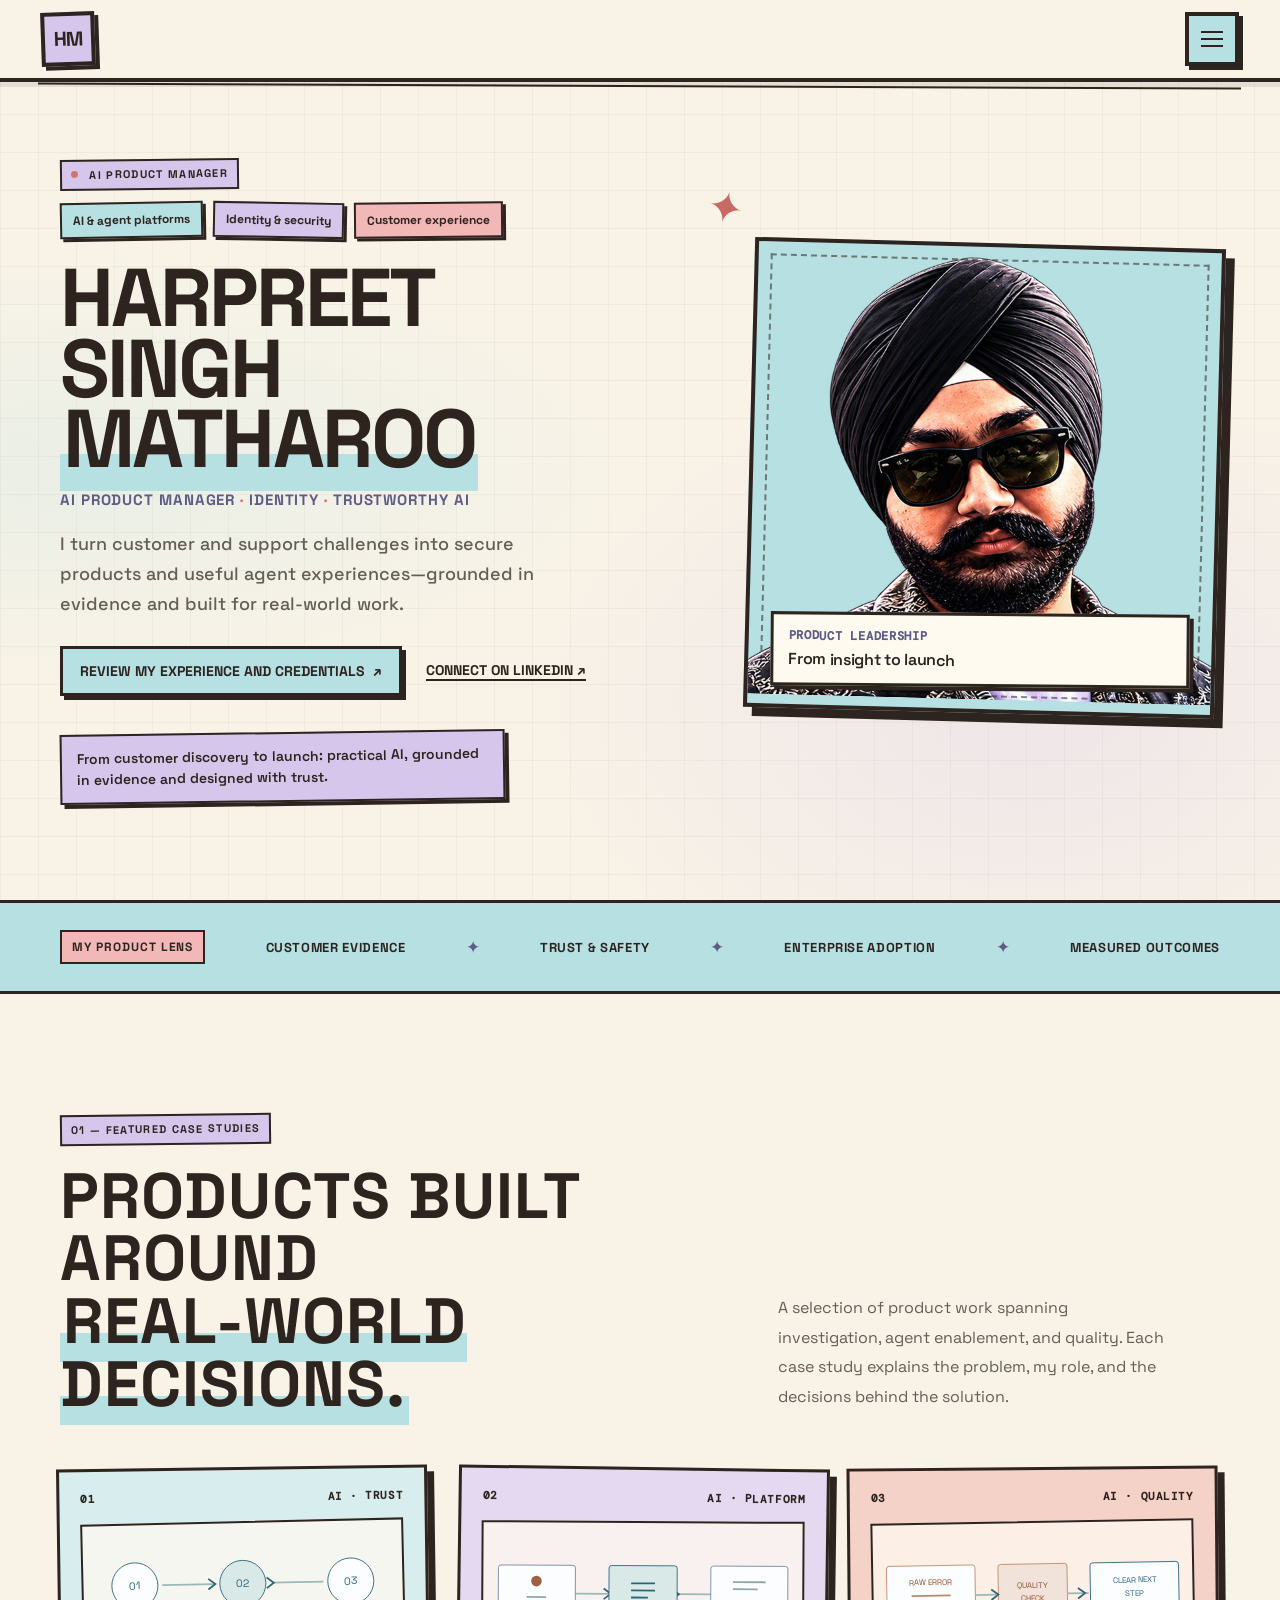
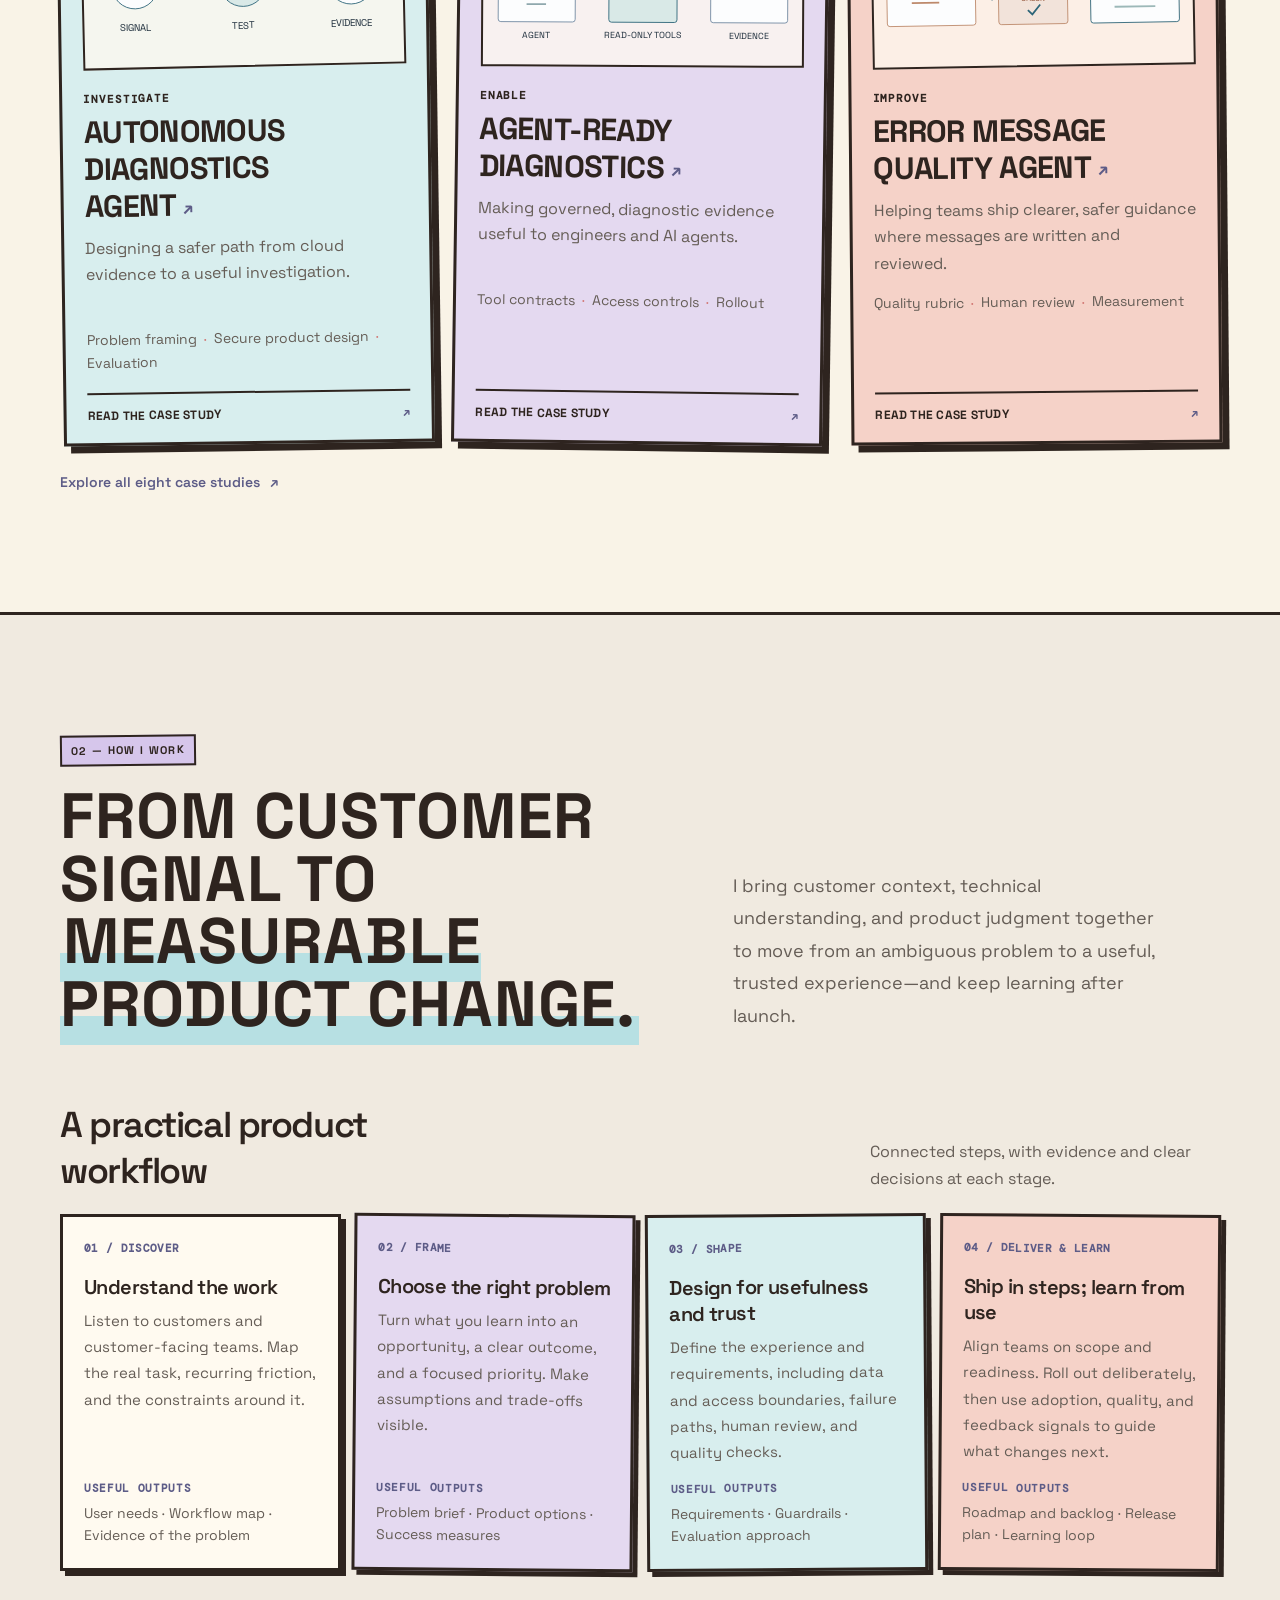
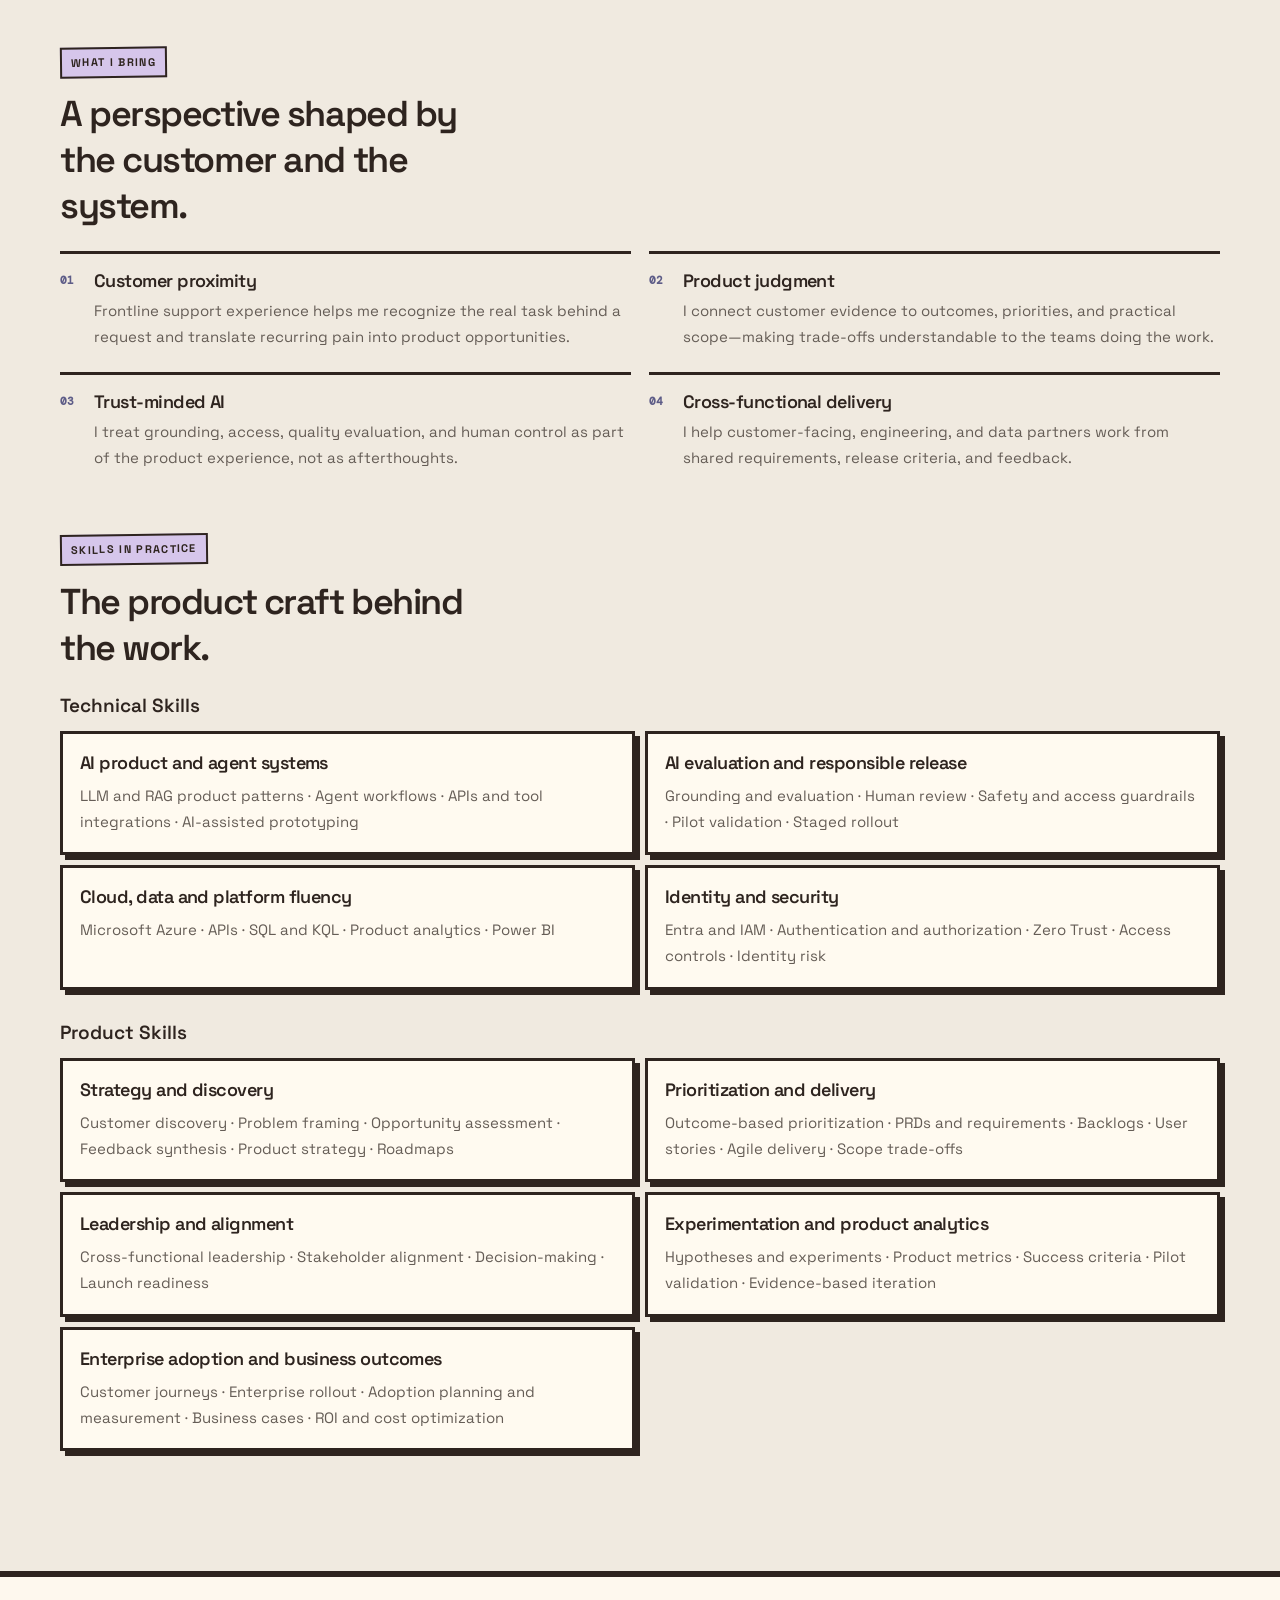
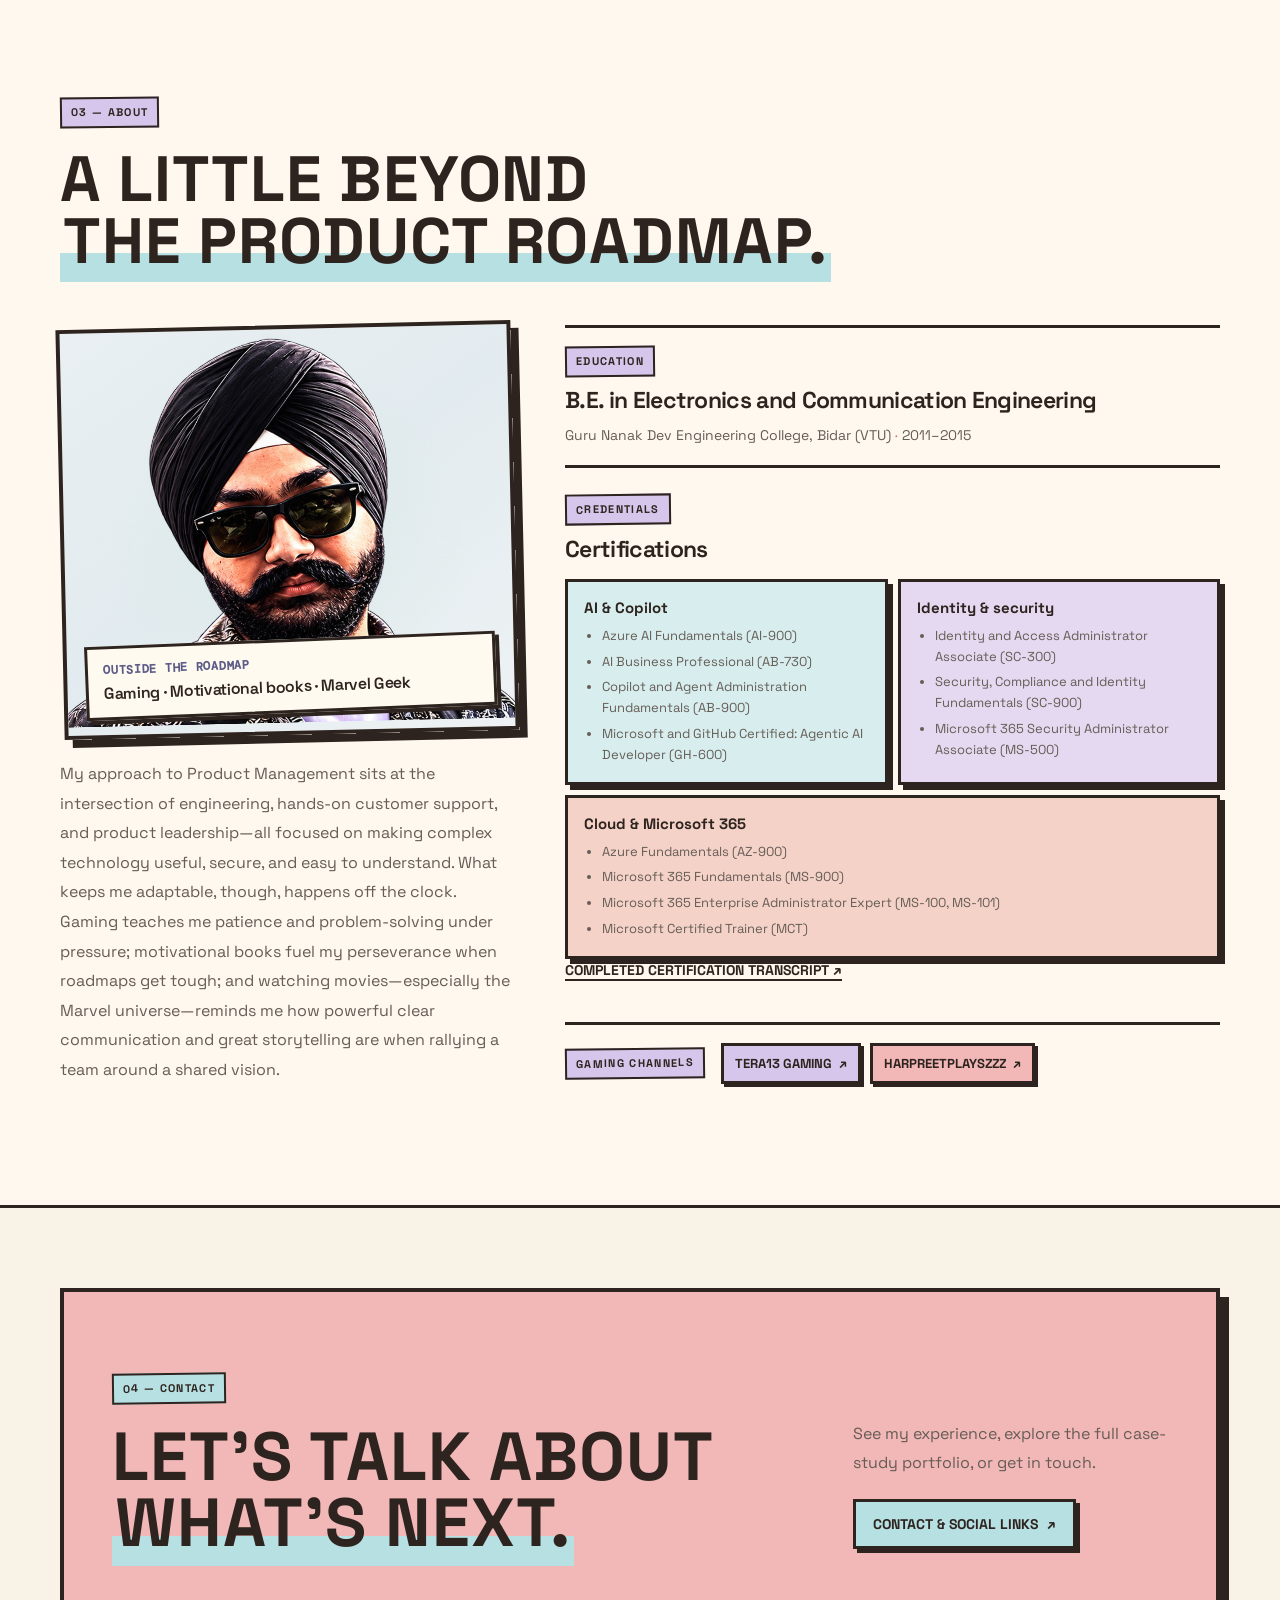
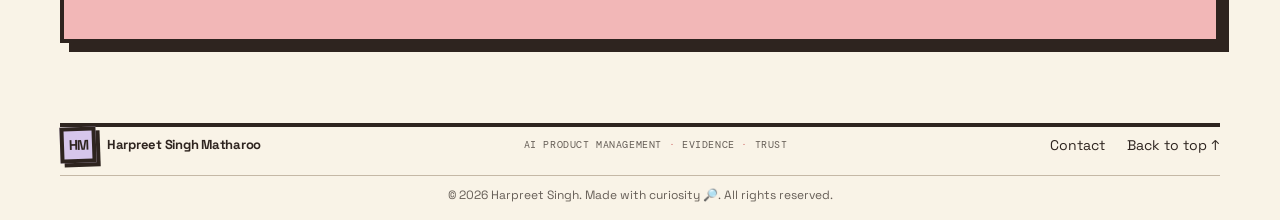
<file: index.html>
<!doctype html>
<html lang="en">
  <head>
    <meta charset="utf-8">
    <meta name="viewport" content="width=device-width, initial-scale=1">
    <meta
      name="description"
      content="Harpreet Singh Matharoo is an AI Product Manager focused on customer experience, cloud support, identity, and secure AI products."
    >
    <meta name="theme-color" content="#f9f3e7">
    <title>Harpreet Singh Matharoo — AI Product Manager</title>
    <link rel="stylesheet" href="styles.css">
  </head>
  <body>
    <a class="skip-link" href="#main">Skip to content</a>

    <header class="site-header">
      <a class="wordmark" href="index.html" aria-label="Harpreet Singh Matharoo, home">
        <span class="wordmark-mark" aria-hidden="true">HM</span>
        <span>Harpreet Singh Matharoo</span>
      </a>
      <nav class="site-nav" aria-label="Main navigation">
        <details class="nav-menu">
          <summary aria-label="Toggle main navigation">
            <span class="menu-icon" aria-hidden="true"><span></span><span></span><span></span></span>
          </summary>
          <div class="nav-panel">
            <a href="index.html" aria-current="page">Home</a>
            <a href="#about">About</a>
            <a href="experience.html">Experience and Credentials</a>
            <a href="case-studies.html">Case studies</a>
            <a href="contact.html">Contact</a>
          </div>
        </details>
      </nav>
    </header>

    <main id="main">
      <section class="hero page-wrap" id="top" aria-labelledby="hero-title">
        <div class="hero-copy">
          <p class="eyebrow"><span class="status-dot" aria-hidden="true"></span> AI PRODUCT MANAGER</p>
          <div class="hero-badges" aria-label="Product focus">
            <span>AI &amp; agent platforms</span>
            <span>Identity &amp; security</span>
            <span>Customer experience</span>
          </div>
          <h1 id="hero-title"><span>Harpreet</span><span>Singh</span><em>Matharoo</em></h1>
          <p class="hero-role">AI Product Manager <span>·</span> Identity <span>·</span> Trustworthy AI</p>
          <p class="hero-summary">
            I turn customer and support challenges into secure products and useful
            agent experiences—grounded in evidence and built for real-world work.
          </p>
          <div class="hero-actions">
            <a class="button button-dark" href="experience.html">Review my experience and credentials <span aria-hidden="true">↗</span></a>
            <a
              class="text-link"
              href="https://www.linkedin.com/in/harpreetsmatharoo/"
              target="_blank"
              rel="noopener noreferrer"
            >Connect on LinkedIn <span aria-hidden="true">↗</span></a>
          </div>
          <div class="hero-note">
            <span class="note-rule" aria-hidden="true"></span>
            <p>From customer discovery to launch: practical AI, grounded in evidence and designed with trust.</p>
          </div>
        </div>

        <div class="hero-portrait">
          <img src="assets/harpreet-portrait.png" alt="Illustrated portrait of Harpreet Singh Matharoo">
          <div class="portrait-caption">
            <span>PRODUCT LEADERSHIP</span>
            <strong>From insight to launch</strong>
          </div>
        </div>
      </section>

      <section class="signal-strip" aria-label="Professional focus">
        <div class="page-wrap signal-inner">
          <span>MY PRODUCT LENS</span>
          <p>Customer evidence</p>
          <i aria-hidden="true"></i>
          <p>Trust &amp; safety</p>
          <i aria-hidden="true"></i>
          <p>Enterprise adoption</p>
          <i aria-hidden="true"></i>
          <p>Measured outcomes</p>
        </div>
      </section>

      <section class="work-section page-wrap section-pad" id="work" aria-labelledby="work-title">
        <div class="section-heading">
          <div>
            <p class="eyebrow">01 — FEATURED CASE STUDIES</p>
            <h2 id="work-title">Products built around<br><em>real-world decisions.</em></h2>
          </div>
          <p class="section-intro">
            A selection of product work spanning investigation, agent enablement,
            and quality. Each case study explains the problem, my role, and the
            decisions behind the solution.
          </p>
        </div>

        <div class="work-grid">
          <article class="work-card card-teal">
            <div class="card-topline"><span>01</span><span>AI · TRUST</span></div>
            <div class="card-graphic" aria-hidden="true">
              <svg class="case-diagram" viewBox="0 0 360 138" focusable="false">
                <path d="M89 57H147M213 57H271" fill="none" stroke="#9cb8b8" stroke-width="2"></path>
                <path d="m141 51 8 6-8 6m66-12 8 6-8 6" fill="none" stroke="#2d6578" stroke-width="2"></path>
                <circle cx="58" cy="57" r="26" fill="#fcfdfe" stroke="#2d6578"></circle>
                <circle cx="180" cy="57" r="26" fill="#d9e9e7" stroke="#2d6578"></circle>
                <circle cx="302" cy="57" r="26" fill="#fcfdfe" stroke="#2d6578"></circle>
                <text x="58" y="61" fill="#2d6578" font-size="12" text-anchor="middle">01</text>
                <text x="180" y="61" fill="#2d6578" font-size="12" text-anchor="middle">02</text>
                <text x="302" y="61" fill="#2d6578" font-size="12" text-anchor="middle">03</text>
                <text x="58" y="108" fill="#1d2d3b" font-size="11" text-anchor="middle">SIGNAL</text>
                <text x="180" y="108" fill="#1d2d3b" font-size="11" text-anchor="middle">TEST</text>
                <text x="302" y="108" fill="#1d2d3b" font-size="11" text-anchor="middle">EVIDENCE</text>
              </svg>
            </div>
            <p class="card-kicker">INVESTIGATE</p>
            <h3><a class="case-title-link" href="case-studies/autonomous-diagnostics-agent.html">Autonomous Diagnostics Agent <span aria-hidden="true">↗</span></a></h3>
            <p class="card-description">Designing a safer path from cloud evidence to a useful investigation.</p>
            <p class="card-meta">Problem framing <b>·</b> Secure product design <b>·</b> Evaluation</p>
            <a class="card-foot" href="case-studies/autonomous-diagnostics-agent.html">Read the case study <span aria-hidden="true">↗</span></a>
          </article>

          <article class="work-card card-blue">
            <div class="card-topline"><span>02</span><span>AI · PLATFORM</span></div>
            <div class="card-graphic" aria-hidden="true">
              <svg class="case-diagram" viewBox="0 0 360 138" focusable="false">
                <path d="M104 69h38m77 0h38" fill="none" stroke="#9cb8b8" stroke-width="2"></path>
                <path d="m136 63 8 6-8 6m77-12 8 6-8 6" fill="none" stroke="#2d6578" stroke-width="2"></path>
                <rect x="17" y="37" width="87" height="64" rx="3" fill="#fcfdfe" stroke="#7189a1"></rect>
                <rect x="142" y="37" width="77" height="64" rx="3" fill="#d9e9e7" stroke="#2d6578"></rect>
                <rect x="257" y="37" width="87" height="64" rx="3" fill="#fcfdfe" stroke="#7189a1"></rect>
                <circle cx="60" cy="55" r="6" fill="#a15f42"></circle>
                <path d="M49 73h22m-22 8h22" stroke="#8fa8ad" stroke-width="2"></path>
                <path d="M167 57h27m-27 8h27m-27 8h19" stroke="#2d6578" stroke-width="2"></path>
                <path d="M282 55h37m-37 8h28" stroke="#8fa8ad" stroke-width="2"></path>
                <text x="60" y="119" fill="#1d2d3b" font-size="10" text-anchor="middle">AGENT</text>
                <text x="180" y="119" fill="#1d2d3b" font-size="10" text-anchor="middle">READ-ONLY TOOLS</text>
                <text x="300" y="119" fill="#1d2d3b" font-size="10" text-anchor="middle">EVIDENCE</text>
              </svg>
            </div>
            <p class="card-kicker">ENABLE</p>
            <h3><a class="case-title-link" href="case-studies/agent-ready-diagnostics.html">Agent-Ready Diagnostics <span aria-hidden="true">↗</span></a></h3>
            <p class="card-description">Making governed, diagnostic evidence useful to engineers and AI agents.</p>
            <p class="card-meta">Tool contracts <b>·</b> Access controls <b>·</b> Rollout</p>
            <a class="card-foot" href="case-studies/agent-ready-diagnostics.html">Read the case study <span aria-hidden="true">↗</span></a>
          </article>

          <article class="work-card card-coral">
            <div class="card-topline"><span>03</span><span>AI · QUALITY</span></div>
            <div class="card-graphic" aria-hidden="true">
              <svg class="case-diagram" viewBox="0 0 360 138" focusable="false">
                <rect x="15" y="35" width="100" height="68" rx="3" fill="#fcfdfe" stroke="#bd896b"></rect>
                <rect x="141" y="35" width="78" height="68" rx="3" fill="#f2e3da" stroke="#bd896b"></rect>
                <rect x="245" y="35" width="100" height="68" rx="3" fill="#fcfdfe" stroke="#2d6578"></rect>
                <path d="M115 69h24m80 0h24" fill="none" stroke="#9cb8b8" stroke-width="2"></path>
                <path d="m133 63 8 6-8 6m98-12 8 6-8 6" fill="none" stroke="#2d6578" stroke-width="2"></path>
                <text x="65" y="57" fill="#905135" font-size="9" text-anchor="middle">RAW ERROR</text>
                <path d="M43 69h44m-44 8h31" stroke="#bd896b" stroke-width="2"></path>
                <text x="180" y="62" fill="#905135" font-size="9" text-anchor="middle">QUALITY</text>
                <text x="180" y="77" fill="#905135" font-size="9" text-anchor="middle">CHECK</text>
                <path d="m174 87 5 5 9-11" fill="none" stroke="#2d6578" stroke-width="2"></path>
                <text x="295" y="58" fill="#2d6578" font-size="9" text-anchor="middle">CLEAR NEXT</text>
                <text x="295" y="73" fill="#2d6578" font-size="9" text-anchor="middle">STEP</text>
                <path d="M272 85h46" stroke="#9cb8b8" stroke-width="2"></path>
              </svg>
            </div>
            <p class="card-kicker">IMPROVE</p>
            <h3><a class="case-title-link" href="case-studies/error-message-quality-agent.html">Error Message Quality Agent <span aria-hidden="true">↗</span></a></h3>
            <p class="card-description">Helping teams ship clearer, safer guidance where messages are written and reviewed.</p>
            <p class="card-meta">Quality rubric <b>·</b> Human review <b>·</b> Measurement</p>
            <a class="card-foot" href="case-studies/error-message-quality-agent.html">Read the case study <span aria-hidden="true">↗</span></a>
          </article>
        </div>
        <a
          class="all-work-link"
          href="case-studies.html"
        >Explore all eight case studies <span aria-hidden="true">↗</span></a>
      </section>

      <section class="approach-section" id="approach" aria-labelledby="approach-title">
        <div class="page-wrap approach-content section-pad">
          <div class="approach-intro">
            <div class="approach-heading">
              <p class="eyebrow">02 — HOW I WORK</p>
              <h2 id="approach-title">From customer signal to <em>measurable product change.</em></h2>
            </div>
            <p class="approach-lede">
              I bring customer context, technical understanding, and product judgment together
              to move from an ambiguous problem to a useful, trusted experience—and keep
              learning after launch.
            </p>
          </div>

          <section class="workflow-block" aria-labelledby="workflow-title">
            <div class="approach-subhead">
              <h3 id="workflow-title">A practical product workflow</h3>
              <p>Connected steps, with evidence and clear decisions at each stage.</p>
            </div>
            <div class="workflow-grid">
              <article class="workflow-card">
                <span class="workflow-number">01 / DISCOVER</span>
                <h4>Understand the work</h4>
                <p>Listen to customers and customer-facing teams. Map the real task, recurring friction, and the constraints around it.</p>
                <p class="workflow-output"><strong>Useful outputs</strong> User needs · Workflow map · Evidence of the problem</p>
              </article>
              <article class="workflow-card">
                <span class="workflow-number">02 / FRAME</span>
                <h4>Choose the right problem</h4>
                <p>Turn what you learn into an opportunity, a clear outcome, and a focused priority. Make assumptions and trade-offs visible.</p>
                <p class="workflow-output"><strong>Useful outputs</strong> Problem brief · Product options · Success measures</p>
              </article>
              <article class="workflow-card">
                <span class="workflow-number">03 / SHAPE</span>
                <h4>Design for usefulness and trust</h4>
                <p>Define the experience and requirements, including data and access boundaries, failure paths, human review, and quality checks.</p>
                <p class="workflow-output"><strong>Useful outputs</strong> Requirements · Guardrails · Evaluation approach</p>
              </article>
              <article class="workflow-card">
                <span class="workflow-number">04 / DELIVER &amp; LEARN</span>
                <h4>Ship in steps; learn from use</h4>
                <p>Align teams on scope and readiness. Roll out deliberately, then use adoption, quality, and feedback signals to guide what changes next.</p>
                <p class="workflow-output"><strong>Useful outputs</strong> Roadmap and backlog · Release plan · Learning loop</p>
              </article>
            </div>
          </section>

          <div class="approach-details">
            <section class="bring-panel" aria-labelledby="bring-title">
              <div class="approach-subhead">
                <p class="eyebrow">WHAT I BRING</p>
                <h3 id="bring-title">A perspective shaped by the customer and the system.</h3>
              </div>
              <div class="bring-list">
                <article class="bring-item">
                  <span class="bring-mark" aria-hidden="true">01</span>
                  <div>
                    <h4>Customer proximity</h4>
                    <p>Frontline support experience helps me recognize the real task behind a request and translate recurring pain into product opportunities.</p>
                  </div>
                </article>
                <article class="bring-item">
                  <span class="bring-mark" aria-hidden="true">02</span>
                  <div>
                    <h4>Product judgment</h4>
                    <p>I connect customer evidence to outcomes, priorities, and practical scope—making trade-offs understandable to the teams doing the work.</p>
                  </div>
                </article>
                <article class="bring-item">
                  <span class="bring-mark" aria-hidden="true">03</span>
                  <div>
                    <h4>Trust-minded AI</h4>
                    <p>I treat grounding, access, quality evaluation, and human control as part of the product experience, not as afterthoughts.</p>
                  </div>
                </article>
                <article class="bring-item">
                  <span class="bring-mark" aria-hidden="true">04</span>
                  <div>
                    <h4>Cross-functional delivery</h4>
                    <p>I help customer-facing, engineering, and data partners work from shared requirements, release criteria, and feedback.</p>
                  </div>
                </article>
              </div>
            </section>

            <section class="skills-panel" aria-labelledby="skills-title">
              <div class="approach-subhead">
                <p class="eyebrow">SKILLS IN PRACTICE</p>
                <h3 id="skills-title">The product craft behind the work.</h3>
              </div>
              <section class="skills-category" aria-labelledby="technical-skills-title">
                <h4 class="skills-category-title" id="technical-skills-title">Technical Skills</h4>
                <div class="skills-grid">
                  <article class="skill-group">
                    <h5>AI product and agent systems</h5>
                    <p>LLM and RAG product patterns · Agent workflows · APIs and tool integrations · AI-assisted prototyping</p>
                  </article>
                  <article class="skill-group">
                    <h5>AI evaluation and responsible release</h5>
                    <p>Grounding and evaluation · Human review · Safety and access guardrails · Pilot validation · Staged rollout</p>
                  </article>
                  <article class="skill-group">
                    <h5>Cloud, data and platform fluency</h5>
                    <p>Microsoft Azure · APIs · SQL and KQL · Product analytics · Power BI</p>
                  </article>
                  <article class="skill-group">
                    <h5>Identity and security</h5>
                    <p>Entra and IAM · Authentication and authorization · Zero Trust · Access controls · Identity risk</p>
                  </article>
                </div>
              </section>
              <section class="skills-category" aria-labelledby="product-skills-title">
                <h4 class="skills-category-title" id="product-skills-title">Product Skills</h4>
                <div class="skills-grid">
                  <article class="skill-group">
                    <h5>Strategy and discovery</h5>
                    <p>Customer discovery · Problem framing · Opportunity assessment · Feedback synthesis · Product strategy · Roadmaps</p>
                  </article>
                  <article class="skill-group">
                    <h5>Prioritization and delivery</h5>
                    <p>Outcome-based prioritization · PRDs and requirements · Backlogs · User stories · Agile delivery · Scope trade-offs</p>
                  </article>
                  <article class="skill-group">
                    <h5>Leadership and alignment</h5>
                    <p>Cross-functional leadership · Stakeholder alignment · Decision-making · Launch readiness</p>
                  </article>
                  <article class="skill-group">
                    <h5>Experimentation and product analytics</h5>
                    <p>Hypotheses and experiments · Product metrics · Success criteria · Pilot validation · Evidence-based iteration</p>
                  </article>
                  <article class="skill-group">
                    <h5>Enterprise adoption and business outcomes</h5>
                    <p>Customer journeys · Enterprise rollout · Adoption planning and measurement · Business cases · ROI and cost optimization</p>
                  </article>
                </div>
              </section>
            </section>
          </div>
        </div>
      </section>

      <section class="about-section" id="about" aria-labelledby="about-title">
        <div class="page-wrap section-pad">
          <div class="section-heading">
            <div>
              <p class="eyebrow">03 — ABOUT</p>
              <h2 id="about-title">A little beyond<br><em>the product roadmap.</em></h2>
            </div>
          </div>

          <div class="about-grid">
            <div class="about-profile">
              <div class="about-portrait-frame">
                <img src="assets/harpreet-portrait.png" alt="Illustrated portrait of Harpreet Singh Matharoo">
                <div class="about-portrait-caption">
                  <span>OUTSIDE THE ROADMAP</span>
                  <strong>Gaming · Motivational books · Marvel Geek</strong>
                </div>
              </div>
              <p class="section-intro about-intro">
                My approach to Product Management sits at the intersection of engineering, hands-on customer support, and product leadership—all focused on making complex technology useful, secure, and easy to understand. What keeps me adaptable, though, happens off the clock. Gaming teaches me patience and problem-solving under pressure; motivational books fuel my perseverance when roadmaps get tough; and watching movies—especially the Marvel universe—reminds me how powerful clear communication and great storytelling are when rallying a team around a shared vision.
              </p>
            </div>

            <div class="about-details">
              <section class="about-education" aria-labelledby="education-title">
                <p class="eyebrow">EDUCATION</p>
                <h3 id="education-title">B.E. in Electronics and Communication Engineering</h3>
                <p>Guru Nanak Dev Engineering College, Bidar (VTU) <span>·</span> 2011–2015</p>
              </section>

              <section class="about-certifications" aria-labelledby="certifications-title">
                <div class="about-subhead">
                  <p class="eyebrow">CREDENTIALS</p>
                  <h3 id="certifications-title">Certifications</h3>
                </div>
                <div class="credential-grid">
                  <div class="credential-group">
                    <h4>AI &amp; Copilot</h4>
                    <ul>
                      <li>Azure AI Fundamentals (AI-900)</li>
                      <li>AI Business Professional (AB-730)</li>
                      <li>Copilot and Agent Administration Fundamentals (AB-900)</li>
                      <li>Microsoft and GitHub Certified: Agentic AI Developer (GH-600)</li>
                    </ul>
                  </div>
                  <div class="credential-group">
                    <h4>Identity &amp; security</h4>
                    <ul>
                      <li>Identity and Access Administrator Associate (SC-300)</li>
                      <li>Security, Compliance and Identity Fundamentals (SC-900)</li>
                      <li>Microsoft 365 Security Administrator Associate (MS-500)</li>
                    </ul>
                  </div>
                  <div class="credential-group">
                    <h4>Cloud &amp; Microsoft 365</h4>
                    <ul>
                      <li>Azure Fundamentals (AZ-900)</li>
                      <li>Microsoft 365 Fundamentals (MS-900)</li>
                      <li>Microsoft 365 Enterprise Administrator Expert (MS-100, MS-101)</li>
                      <li>Microsoft Certified Trainer (MCT)</li>
                    </ul>
                  </div>
                </div>
                <p><a class="text-link" href="https://learn.microsoft.com/en-us/users/harpreet-msft/transcript/vy0k4ino2ljrylp" target="_blank" rel="noopener noreferrer">Completed Certification Transcript <span aria-hidden="true">↗</span></a></p>
              </section>

              <div class="about-channels">
                <p class="eyebrow">GAMING CHANNELS</p>
                <div>
                  <a href="https://www.youtube.com/@Tera13Gaming" target="_blank" rel="noopener noreferrer">Tera13 Gaming <span aria-hidden="true">↗</span></a>
                  <a href="https://www.youtube.com/@HarpreetPlayszZz" target="_blank" rel="noopener noreferrer">HarpreetPlayszZz <span aria-hidden="true">↗</span></a>
                </div>
              </div>
            </div>
          </div>
        </div>
      </section>

      <section class="contact-section page-wrap" id="contact" aria-labelledby="contact-title">
        <div>
          <p class="eyebrow">04 — CONTACT</p>
          <h2 id="contact-title">Let’s talk about<br><em>what’s next.</em></h2>
        </div>
        <div class="contact-action">
          <p>See my experience, explore the full case-study portfolio, or get in touch.</p>
          <a class="button button-light" href="contact.html">Contact &amp; social links <span aria-hidden="true">↗</span></a>
        </div>
      </section>
    </main>

    <footer class="site-footer page-wrap">
      <a class="wordmark footer-wordmark" href="index.html"><span class="wordmark-mark" aria-hidden="true">HM</span><span>Harpreet Singh Matharoo</span></a>
      <span>AI PRODUCT MANAGEMENT <b>·</b> EVIDENCE <b>·</b> TRUST</span>
      <div class="footer-links">
        <a href="contact.html">Contact</a>
        <a href="#top">Back to top ↑</a>
      </div>
      <small class="footer-copyright">© 2026 Harpreet Singh. Made with curiosity 🔎. All rights reserved.</small>
    </footer>
  </body>
</html>
</file>
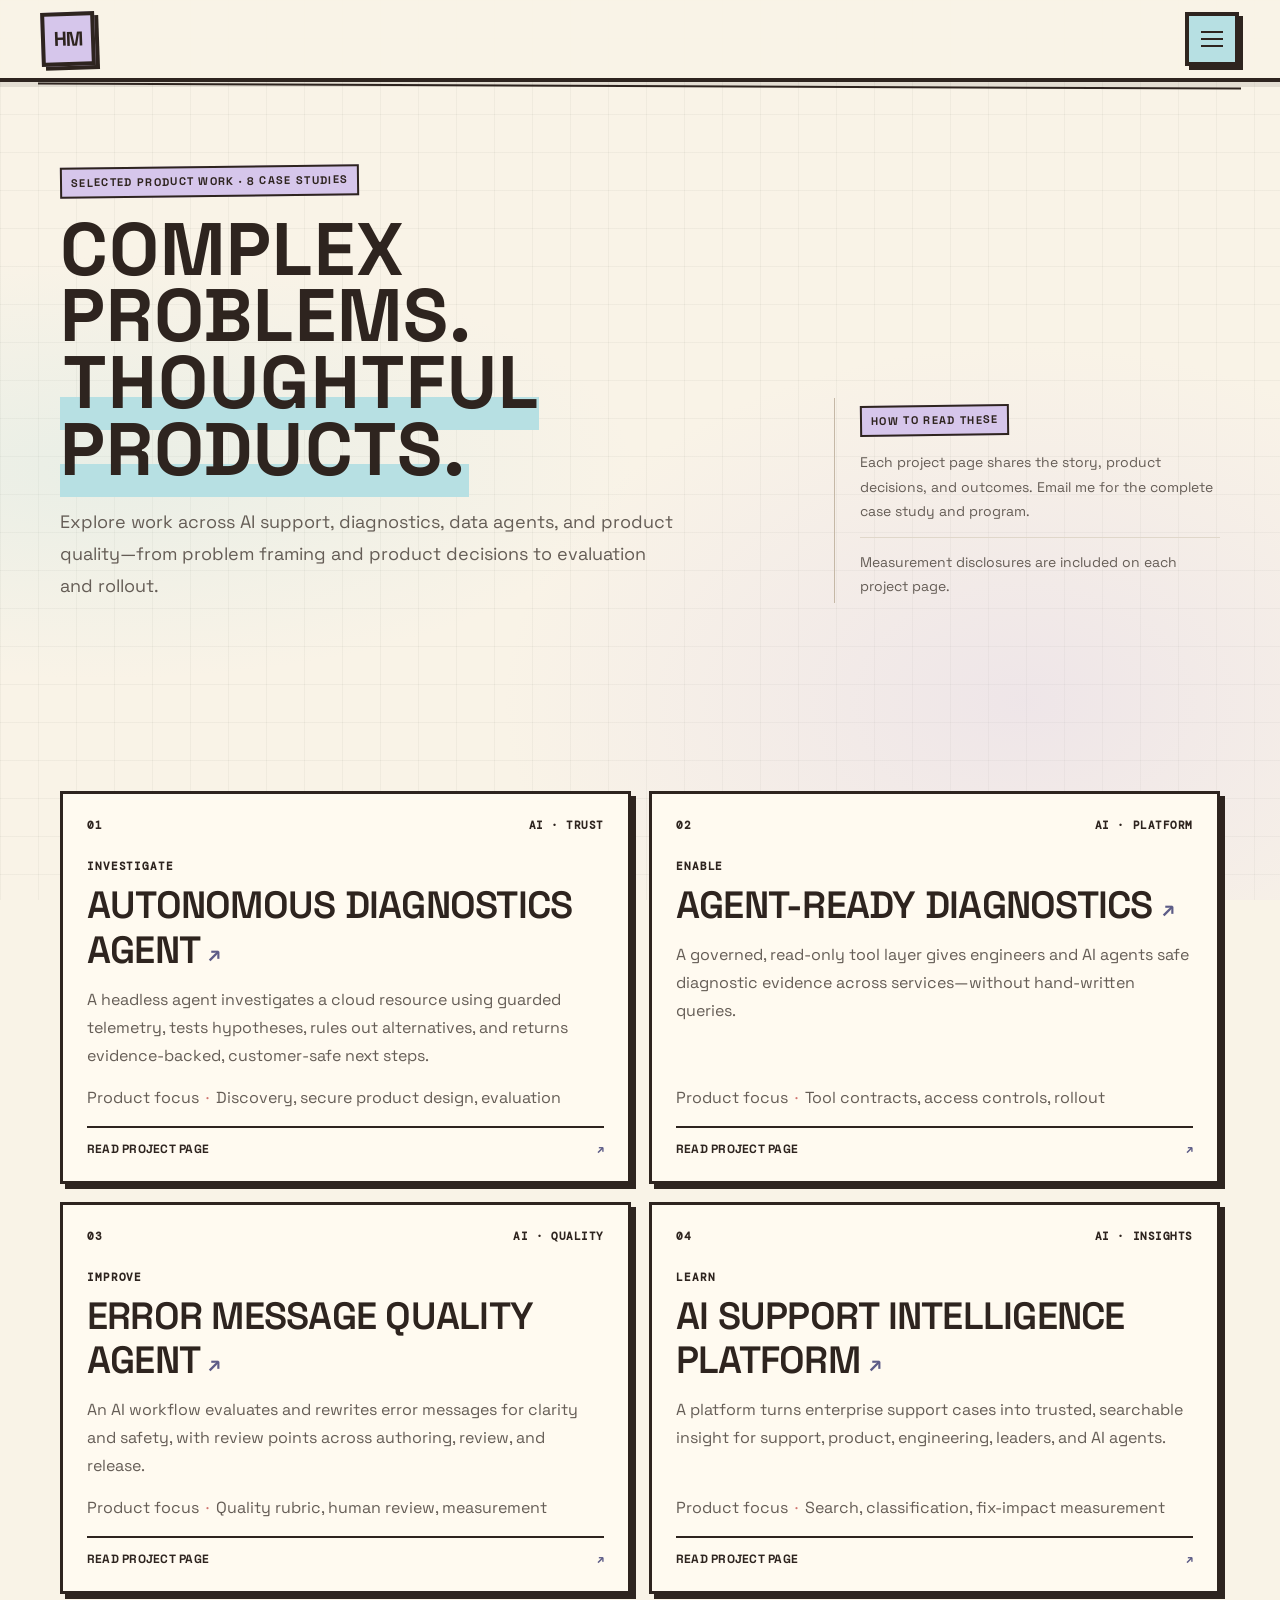
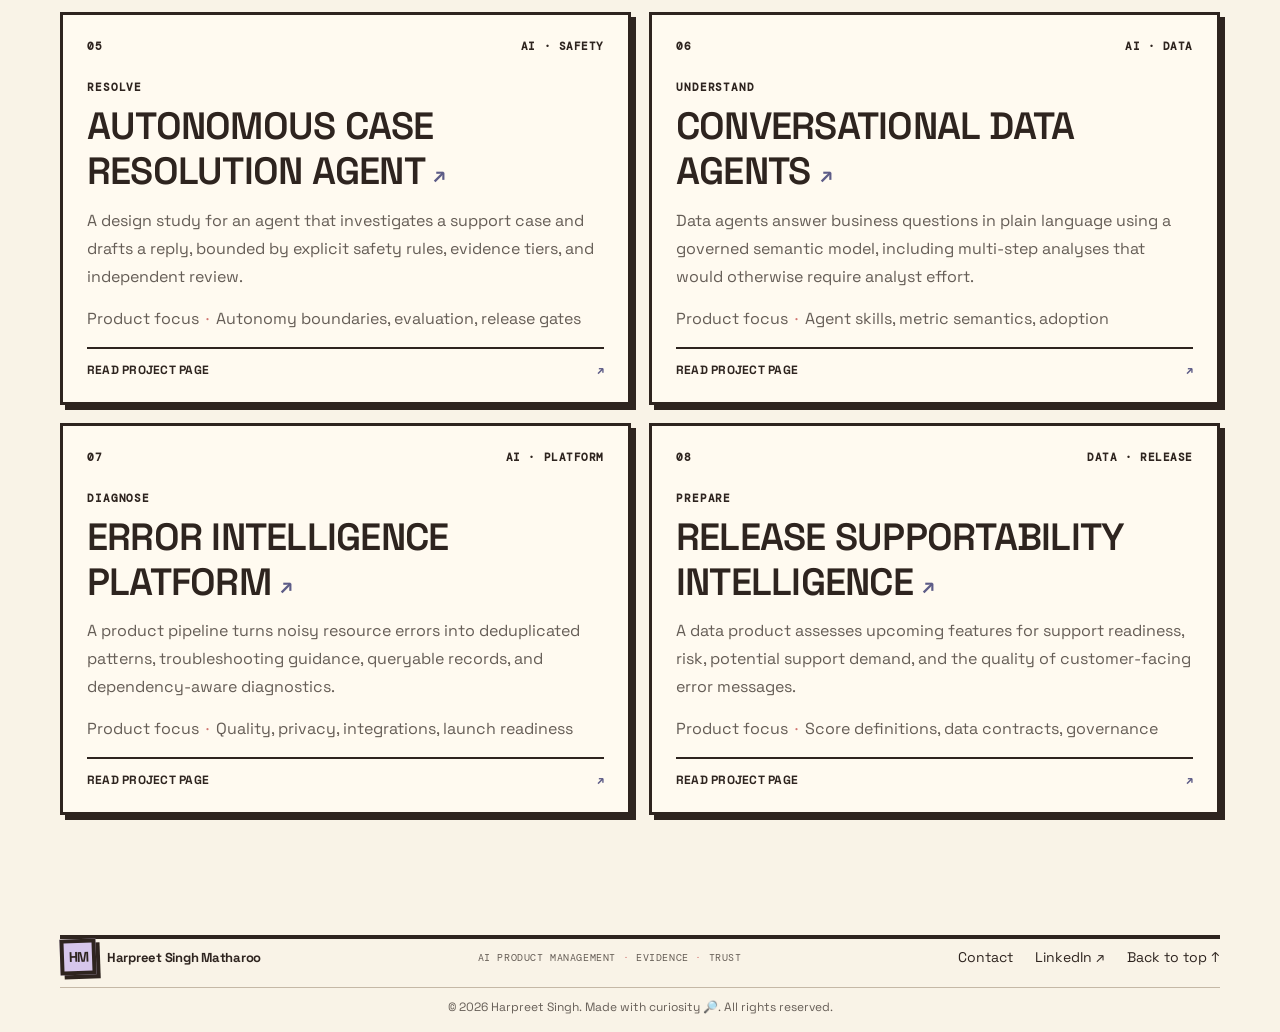
<file: case-studies.html>
<!doctype html>
<html lang="en">
  <head>
    <meta charset="utf-8">
    <meta name="viewport" content="width=device-width, initial-scale=1">
    <meta
      name="description"
      content="Eight AI product management case studies by Harpreet Singh Matharoo."
    >
    <meta name="theme-color" content="#f9f3e7">
    <title>Case Studies — Harpreet Singh Matharoo</title>
    <link rel="stylesheet" href="styles.css">
  </head>
  <body>
    <a class="skip-link" href="#main">Skip to content</a>

    <header class="site-header">
      <a class="wordmark" href="index.html" aria-label="Harpreet Singh Matharoo, home">
        <span class="wordmark-mark" aria-hidden="true">HM</span>
        <span>Harpreet Singh Matharoo</span>
      </a>
      <nav class="site-nav" aria-label="Main navigation">
        <details class="nav-menu">
          <summary aria-label="Toggle main navigation">
            <span class="menu-icon" aria-hidden="true"><span></span><span></span><span></span></span>
          </summary>
          <div class="nav-panel">
            <a href="index.html">Home</a>
            <a href="index.html#about">About</a>
            <a href="experience.html">Experience and Credentials</a>
            <a href="case-studies.html" aria-current="page">Case studies</a>
            <a href="contact.html">Contact</a>
          </div>
        </details>
      </nav>
    </header>

    <main id="main">
      <section class="page-hero page-wrap" id="top" aria-labelledby="page-title">
        <div>
          <p class="eyebrow">SELECTED PRODUCT WORK · 8 CASE STUDIES</p>
          <h1 id="page-title">Complex problems.<br><em>Thoughtful products.</em></h1>
          <p class="page-lede">
            Explore work across AI support, diagnostics, data agents, and product
            quality—from problem framing and product decisions to evaluation and rollout.
          </p>
        </div>
        <aside class="page-aside case-study-aside">
          <p class="eyebrow">HOW TO READ THESE</p>
          <p>Each project page shares the story, product decisions, and outcomes. Email me for the complete case study and program.</p>
          <p>Measurement disclosures are included on each project page.</p>
        </aside>
      </section>

      <section class="page-wrap section-pad case-studies-section" aria-label="All case studies">
        <div class="study-grid">
          <article class="study-card card-teal" id="autonomous-diagnostics-agent">
            <div class="card-topline"><span>01</span><span>AI · TRUST</span></div>
            <p class="card-kicker">INVESTIGATE</p>
            <h2><a class="case-title-link" href="case-studies/autonomous-diagnostics-agent.html">Autonomous Diagnostics Agent <span aria-hidden="true">↗</span></a></h2>
            <p>A headless agent investigates a cloud resource using guarded telemetry, tests hypotheses, rules out alternatives, and returns evidence-backed, customer-safe next steps.</p>
            <p class="study-focus">Product focus <b>·</b> Discovery, secure product design, evaluation</p>
            <a class="card-foot" href="case-studies/autonomous-diagnostics-agent.html">Read project page <span aria-hidden="true">↗</span></a>
          </article>

          <article class="study-card card-blue" id="agent-ready-diagnostics">
            <div class="card-topline"><span>02</span><span>AI · PLATFORM</span></div>
            <p class="card-kicker">ENABLE</p>
            <h2><a class="case-title-link" href="case-studies/agent-ready-diagnostics.html">Agent-Ready Diagnostics <span aria-hidden="true">↗</span></a></h2>
            <p>A governed, read-only tool layer gives engineers and AI agents safe diagnostic evidence across services—without hand-written queries.</p>
            <p class="study-focus">Product focus <b>·</b> Tool contracts, access controls, rollout</p>
            <a class="card-foot" href="case-studies/agent-ready-diagnostics.html">Read project page <span aria-hidden="true">↗</span></a>
          </article>

          <article class="study-card card-coral" id="error-message-quality-agent">
            <div class="card-topline"><span>03</span><span>AI · QUALITY</span></div>
            <p class="card-kicker">IMPROVE</p>
            <h2><a class="case-title-link" href="case-studies/error-message-quality-agent.html">Error Message Quality Agent <span aria-hidden="true">↗</span></a></h2>
            <p>An AI workflow evaluates and rewrites error messages for clarity and safety, with review points across authoring, review, and release.</p>
            <p class="study-focus">Product focus <b>·</b> Quality rubric, human review, measurement</p>
            <a class="card-foot" href="case-studies/error-message-quality-agent.html">Read project page <span aria-hidden="true">↗</span></a>
          </article>

          <article class="study-card card-blue" id="ai-support-intelligence">
            <div class="card-topline"><span>04</span><span>AI · INSIGHTS</span></div>
            <p class="card-kicker">LEARN</p>
            <h2><a class="case-title-link" href="case-studies/ai-support-intelligence-platform.html">AI Support Intelligence Platform <span aria-hidden="true">↗</span></a></h2>
            <p>A platform turns enterprise support cases into trusted, searchable insight for support, product, engineering, leaders, and AI agents.</p>
            <p class="study-focus">Product focus <b>·</b> Search, classification, fix-impact measurement</p>
            <a class="card-foot" href="case-studies/ai-support-intelligence-platform.html">Read project page <span aria-hidden="true">↗</span></a>
          </article>

          <article class="study-card card-teal" id="autonomous-case-resolution-agent">
            <div class="card-topline"><span>05</span><span>AI · SAFETY</span></div>
            <p class="card-kicker">RESOLVE</p>
            <h2><a class="case-title-link" href="case-studies/autonomous-case-resolution-agent.html">Autonomous Case Resolution Agent <span aria-hidden="true">↗</span></a></h2>
            <p>A design study for an agent that investigates a support case and drafts a reply, bounded by explicit safety rules, evidence tiers, and independent review.</p>
            <p class="study-focus">Product focus <b>·</b> Autonomy boundaries, evaluation, release gates</p>
            <a class="card-foot" href="case-studies/autonomous-case-resolution-agent.html">Read project page <span aria-hidden="true">↗</span></a>
          </article>

          <article class="study-card card-coral" id="conversational-data-agents">
            <div class="card-topline"><span>06</span><span>AI · DATA</span></div>
            <p class="card-kicker">UNDERSTAND</p>
            <h2><a class="case-title-link" href="case-studies/conversational-data-agents.html">Conversational Data Agents <span aria-hidden="true">↗</span></a></h2>
            <p>Data agents answer business questions in plain language using a governed semantic model, including multi-step analyses that would otherwise require analyst effort.</p>
            <p class="study-focus">Product focus <b>·</b> Agent skills, metric semantics, adoption</p>
            <a class="card-foot" href="case-studies/conversational-data-agents.html">Read project page <span aria-hidden="true">↗</span></a>
          </article>

          <article class="study-card card-teal" id="error-intelligence-platform">
            <div class="card-topline"><span>07</span><span>AI · PLATFORM</span></div>
            <p class="card-kicker">DIAGNOSE</p>
            <h2><a class="case-title-link" href="case-studies/error-intelligence-platform.html">Error Intelligence Platform <span aria-hidden="true">↗</span></a></h2>
            <p>A product pipeline turns noisy resource errors into deduplicated patterns, troubleshooting guidance, queryable records, and dependency-aware diagnostics.</p>
            <p class="study-focus">Product focus <b>·</b> Quality, privacy, integrations, launch readiness</p>
            <a class="card-foot" href="case-studies/error-intelligence-platform.html">Read project page <span aria-hidden="true">↗</span></a>
          </article>

          <article class="study-card card-blue" id="release-supportability-intelligence">
            <div class="card-topline"><span>08</span><span>DATA · RELEASE</span></div>
            <p class="card-kicker">PREPARE</p>
            <h2><a class="case-title-link" href="case-studies/release-supportability-intelligence.html">Release Supportability Intelligence <span aria-hidden="true">↗</span></a></h2>
            <p>A data product assesses upcoming features for support readiness, risk, potential support demand, and the quality of customer-facing error messages.</p>
            <p class="study-focus">Product focus <b>·</b> Score definitions, data contracts, governance</p>
            <a class="card-foot" href="case-studies/release-supportability-intelligence.html">Read project page <span aria-hidden="true">↗</span></a>
          </article>
        </div>
      </section>
    </main>

    <footer class="site-footer page-wrap">
      <a class="wordmark footer-wordmark" href="index.html"><span class="wordmark-mark" aria-hidden="true">HM</span><span>Harpreet Singh Matharoo</span></a>
      <span>AI PRODUCT MANAGEMENT <b>·</b> EVIDENCE <b>·</b> TRUST</span>
      <div class="footer-links">
        <a href="contact.html">Contact</a>
        <a href="https://www.linkedin.com/in/harpreetsmatharoo/" target="_blank" rel="noopener noreferrer">LinkedIn ↗</a>
        <a href="#main">Back to top ↑</a>
      </div>
      <small class="footer-copyright">© 2026 Harpreet Singh. Made with curiosity 🔎. All rights reserved.</small>
    </footer>
  </body>
</html>
</file>
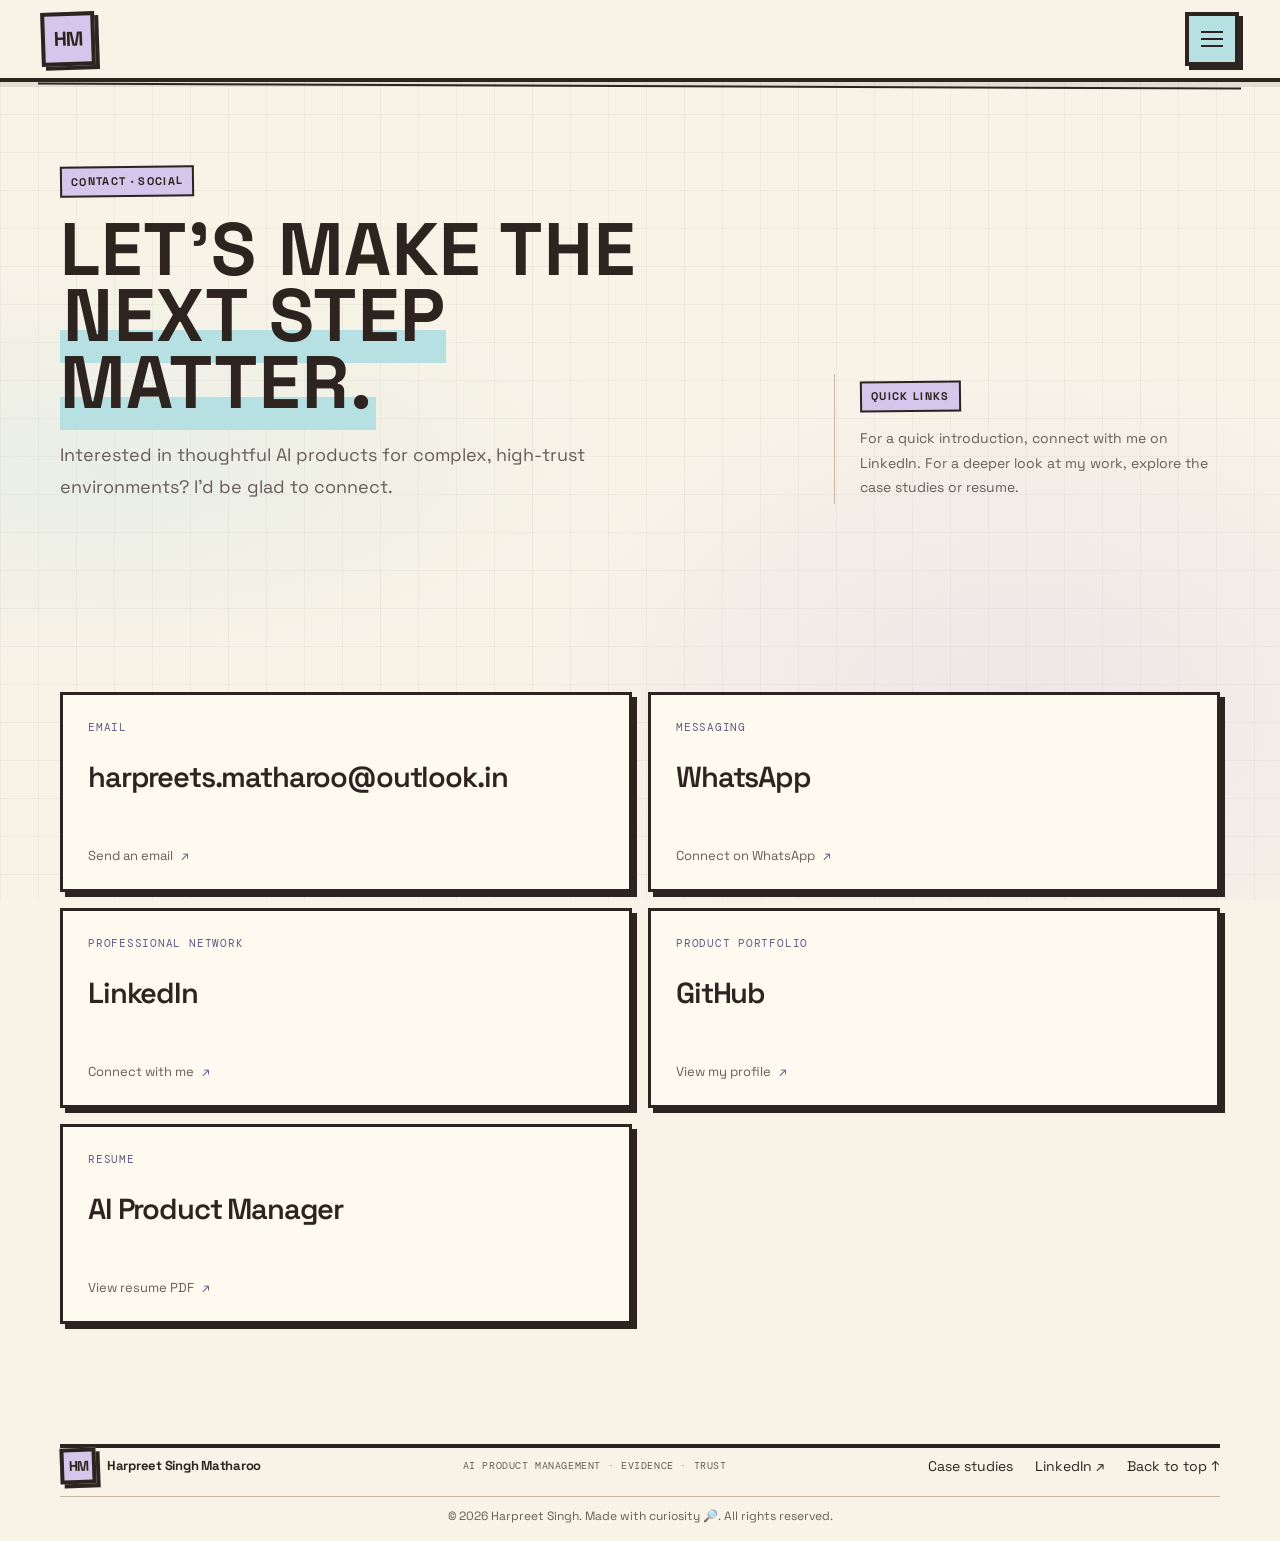
<file: contact.html>
<!doctype html>
<html lang="en">
  <head>
    <meta charset="utf-8">
    <meta name="viewport" content="width=device-width, initial-scale=1">
    <meta
      name="description"
      content="Contact Harpreet Singh Matharoo about AI product management and product leadership."
    >
    <meta name="theme-color" content="#f9f3e7">
    <title>Contact — Harpreet Singh Matharoo</title>
    <link rel="stylesheet" href="styles.css">
  </head>
  <body>
    <a class="skip-link" href="#main">Skip to content</a>

    <header class="site-header">
      <a class="wordmark" href="index.html" aria-label="Harpreet Singh Matharoo, home">
        <span class="wordmark-mark" aria-hidden="true">HM</span>
        <span>Harpreet Singh Matharoo</span>
      </a>
      <nav class="site-nav" aria-label="Main navigation">
        <details class="nav-menu">
          <summary aria-label="Toggle main navigation">
            <span class="menu-icon" aria-hidden="true"><span></span><span></span><span></span></span>
          </summary>
          <div class="nav-panel">
            <a href="index.html">Home</a>
            <a href="index.html#about">About</a>
            <a href="experience.html">Experience and Credentials</a>
            <a href="case-studies.html">Case studies</a>
            <a href="contact.html" aria-current="page">Contact</a>
          </div>
        </details>
      </nav>
    </header>

    <main id="main">
      <section class="page-hero page-wrap contact-page-hero" id="top" aria-labelledby="page-title">
        <div>
          <p class="eyebrow">CONTACT · SOCIAL</p>
          <h1 id="page-title">Let’s make the<br><em>next step matter.</em></h1>
          <p class="page-lede">
            Interested in thoughtful AI products for complex, high-trust environments?
            I’d be glad to connect.
          </p>
        </div>
        <aside class="page-aside">
          <p class="eyebrow">QUICK LINKS</p>
          <p>For a quick introduction, connect with me on LinkedIn. For a deeper look at my work, explore the case studies or resume.</p>
        </aside>
      </section>

      <section class="page-wrap section-pad contact-method-section" aria-label="Ways to connect">
        <div class="contact-method-grid">
          <a class="contact-card" href="mailto:harpreets.matharoo@outlook.in">
            <span class="contact-card-label">EMAIL</span>
            <span class="contact-card-title">harpreets.matharoo@outlook.in</span>
            <span class="contact-card-action">Send an email <span aria-hidden="true">↗</span></span>
          </a>
          <a class="contact-card" href="https://wa.me/919969209866" target="_blank" rel="noopener noreferrer">
            <span class="contact-card-label">MESSAGING</span>
            <span class="contact-card-title">WhatsApp</span>
            <span class="contact-card-action">Connect on WhatsApp <span aria-hidden="true">↗</span></span>
          </a>
          <a class="contact-card" href="https://www.linkedin.com/in/harpreetsmatharoo/" target="_blank" rel="noopener noreferrer">
            <span class="contact-card-label">PROFESSIONAL NETWORK</span>
            <span class="contact-card-title">LinkedIn</span>
            <span class="contact-card-action">Connect with me <span aria-hidden="true">↗</span></span>
          </a>
          <a class="contact-card" href="https://github.com/HarpreetSMatharoo" target="_blank" rel="noopener noreferrer">
            <span class="contact-card-label">PRODUCT PORTFOLIO</span>
            <span class="contact-card-title">GitHub</span>
            <span class="contact-card-action">View my profile <span aria-hidden="true">↗</span></span>
          </a>
          <a
            class="contact-card"
            href="/Harpreet_Singh_AI_Data_Identity_PM.pdf"
            target="_blank"
            rel="noopener noreferrer"
          >
            <span class="contact-card-label">RESUME</span>
            <span class="contact-card-title">AI Product Manager</span>
            <span class="contact-card-action">View resume PDF <span aria-hidden="true">↗</span></span>
          </a>
        </div>
      </section>
    </main>

    <footer class="site-footer page-wrap">
      <a class="wordmark footer-wordmark" href="index.html"><span class="wordmark-mark" aria-hidden="true">HM</span><span>Harpreet Singh Matharoo</span></a>
      <span>AI PRODUCT MANAGEMENT <b>·</b> EVIDENCE <b>·</b> TRUST</span>
      <div class="footer-links">
        <a href="case-studies.html">Case studies</a>
        <a href="https://www.linkedin.com/in/harpreetsmatharoo/" target="_blank" rel="noopener noreferrer">LinkedIn ↗</a>
        <a href="#main">Back to top ↑</a>
      </div>
      <small class="footer-copyright">© 2026 Harpreet Singh. Made with curiosity 🔎. All rights reserved.</small>
    </footer>
  </body>
</html>
</file>
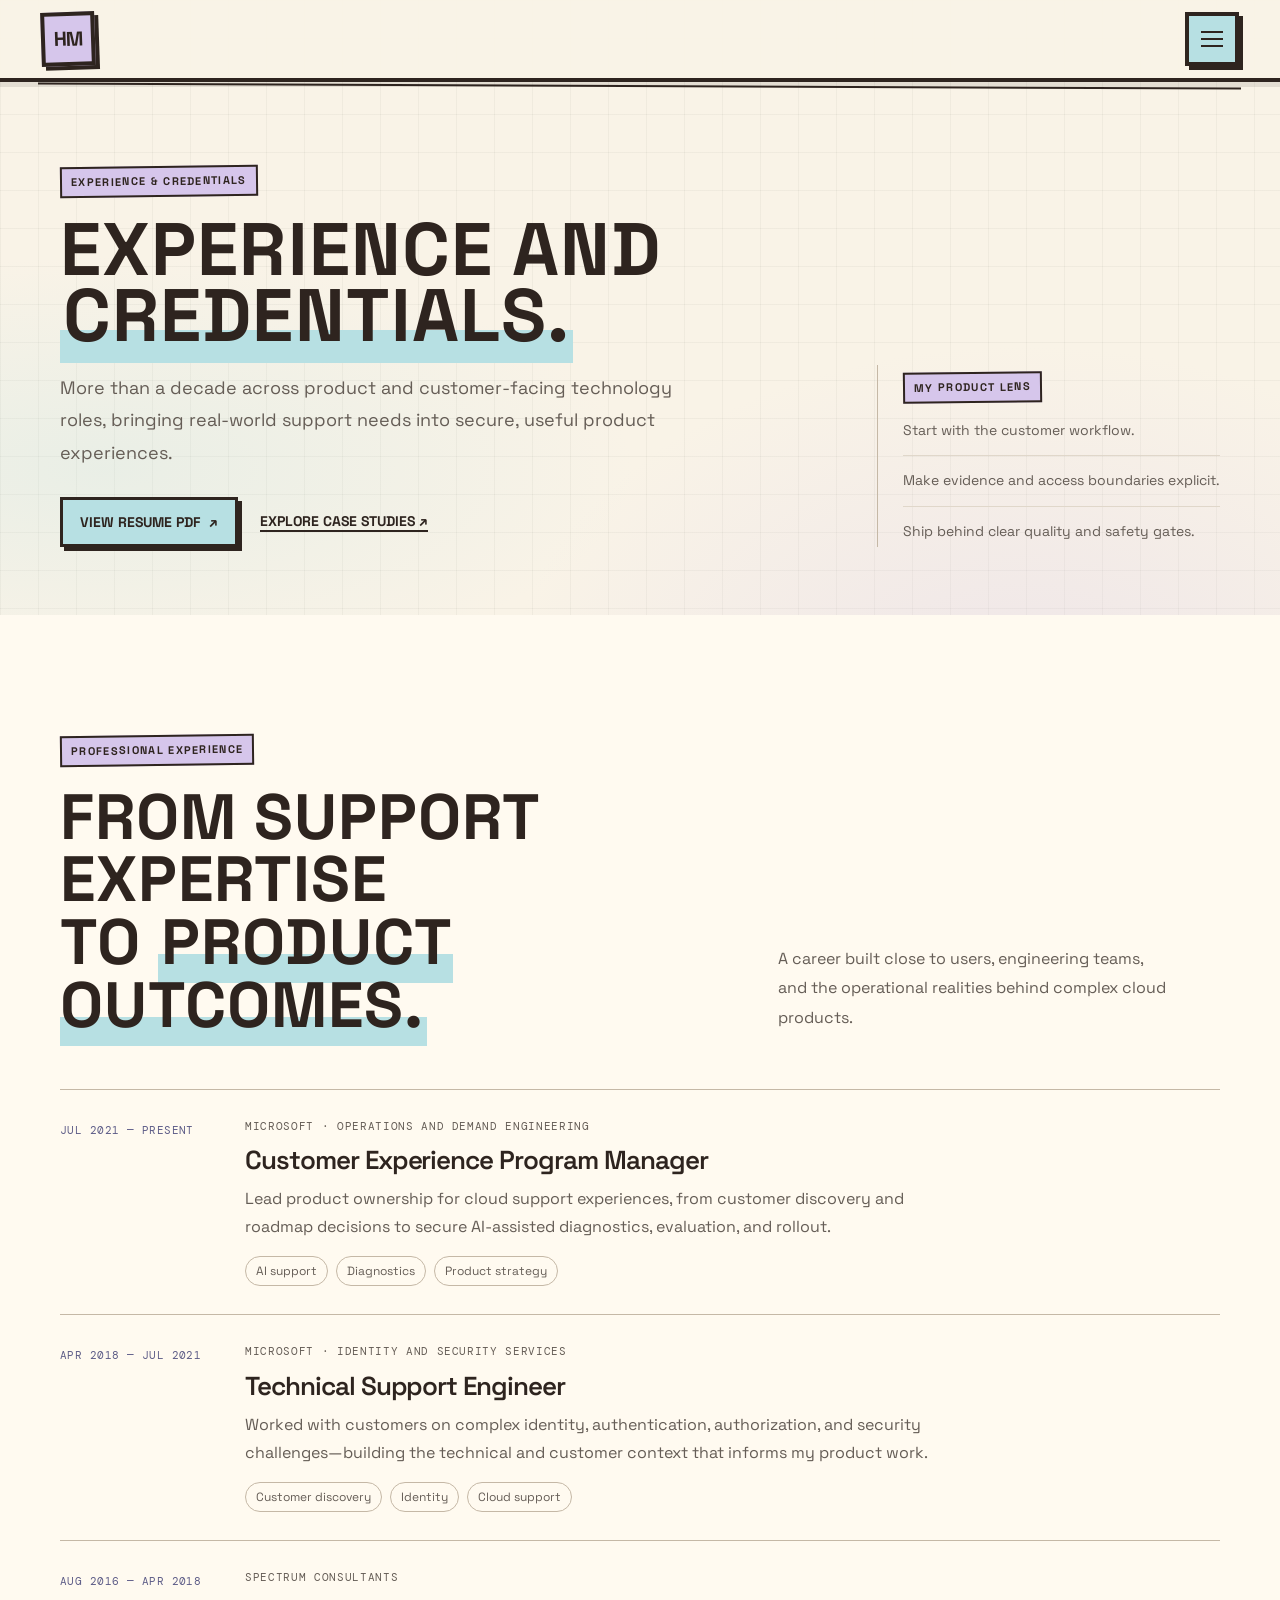
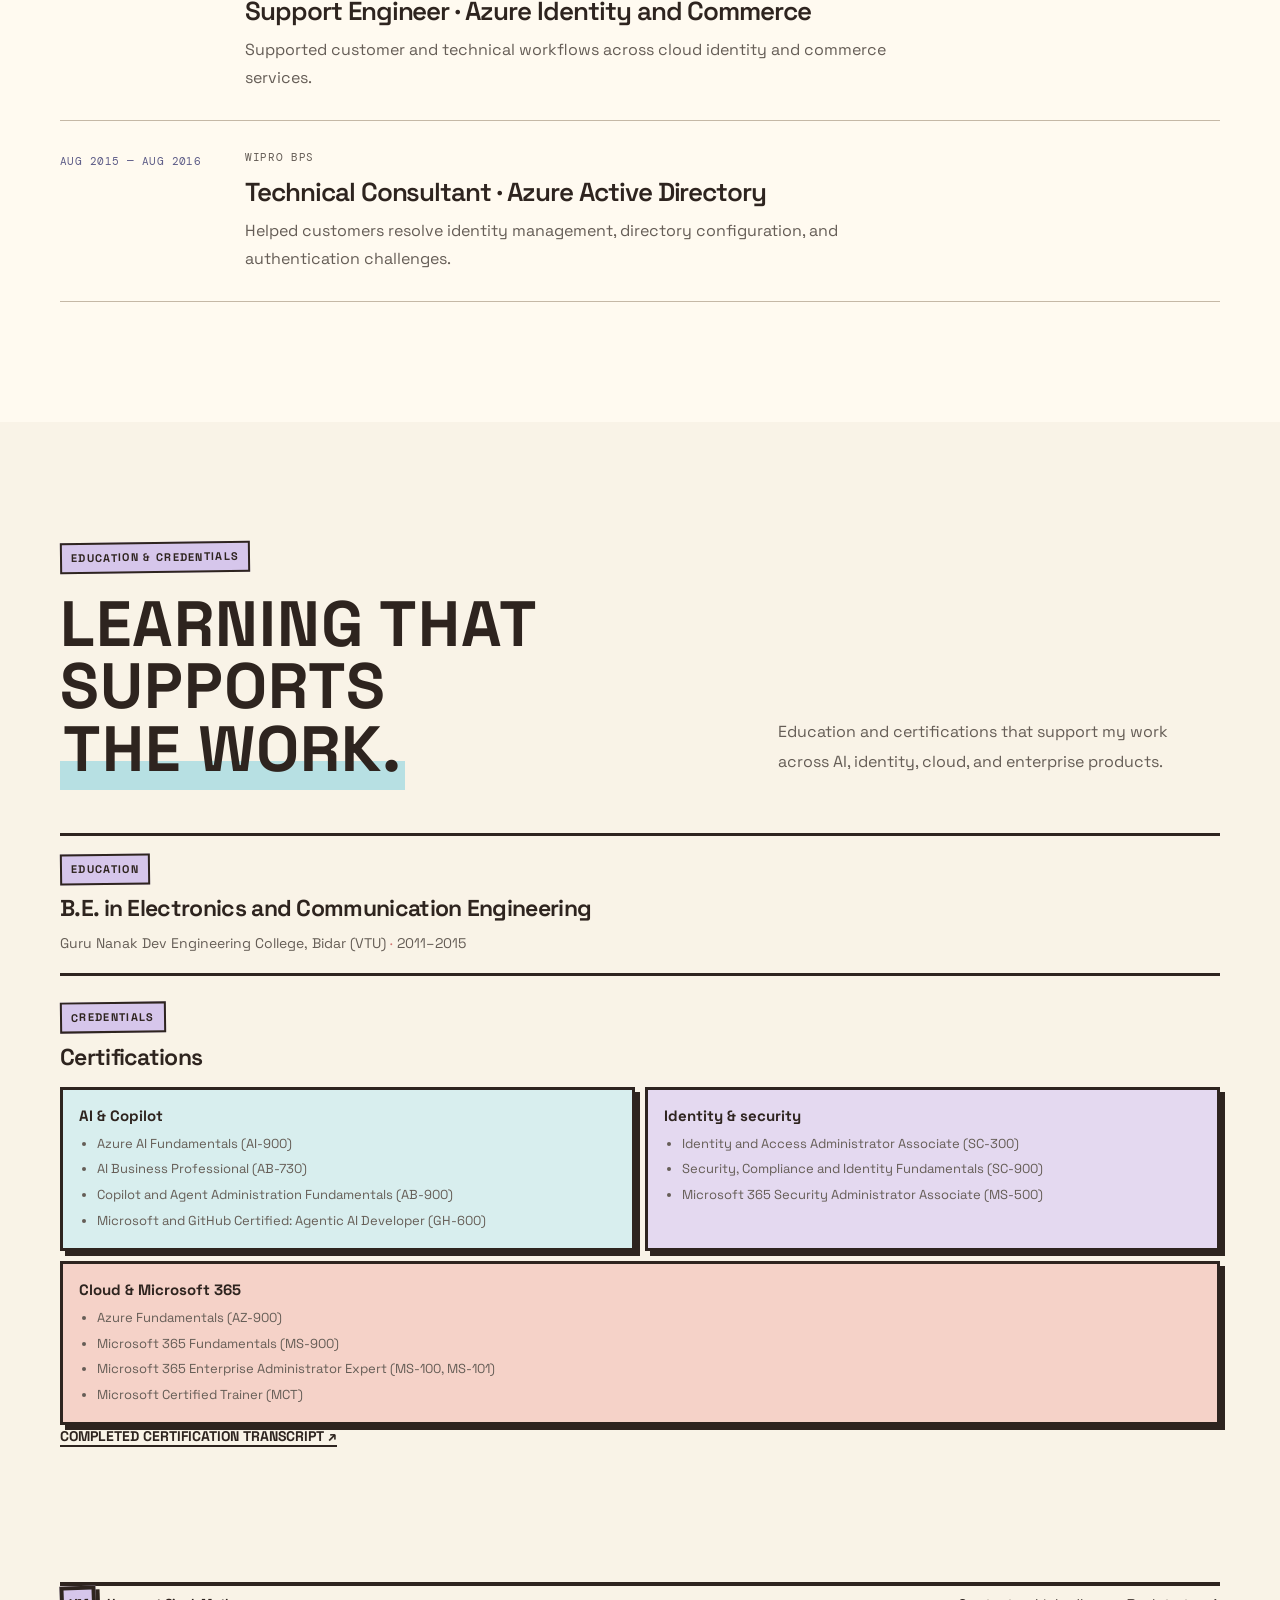
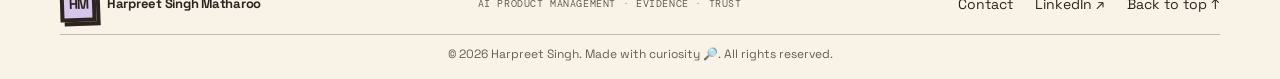
<file: experience.html>
<!doctype html>
<html lang="en">
  <head>
    <meta charset="utf-8">
    <meta name="viewport" content="width=device-width, initial-scale=1">
    <meta
      name="description"
      content="Professional experience, education, and certifications of Harpreet Singh Matharoo across product management, customer experience, cloud support, and identity."
    >
    <meta name="theme-color" content="#f9f3e7">
    <title>Experience and Credentials — Harpreet Singh Matharoo</title>
    <link rel="stylesheet" href="styles.css">
  </head>
  <body>
    <a class="skip-link" href="#main">Skip to content</a>

    <header class="site-header">
      <a class="wordmark" href="index.html" aria-label="Harpreet Singh Matharoo, home">
        <span class="wordmark-mark" aria-hidden="true">HM</span>
        <span>Harpreet Singh Matharoo</span>
      </a>
      <nav class="site-nav" aria-label="Main navigation">
        <details class="nav-menu">
          <summary aria-label="Toggle main navigation">
            <span class="menu-icon" aria-hidden="true"><span></span><span></span><span></span></span>
          </summary>
          <div class="nav-panel">
            <a href="index.html">Home</a>
            <a href="index.html#about">About</a>
            <a href="experience.html" aria-current="page">Experience and Credentials</a>
            <a href="case-studies.html">Case studies</a>
            <a href="contact.html">Contact</a>
          </div>
        </details>
      </nav>
    </header>

    <main id="main">
      <section class="page-hero page-wrap" id="top" aria-labelledby="page-title">
        <div>
          <p class="eyebrow">EXPERIENCE &amp; CREDENTIALS</p>
          <h1 id="page-title">Experience and<br><em>credentials.</em></h1>
          <p class="page-lede">
            More than a decade across product and customer-facing technology roles,
            bringing real-world support needs into secure, useful product experiences.
          </p>
          <div class="page-actions">
            <a
              class="button button-dark"
              href="/Harpreet_Singh_AI_Data_Identity_PM.pdf"
              target="_blank"
              rel="noopener noreferrer"
            >View resume PDF <span aria-hidden="true">↗</span></a>
            <a class="text-link" href="case-studies.html">Explore case studies <span aria-hidden="true">↗</span></a>
          </div>
        </div>
        <aside class="page-aside" aria-label="Product focus">
          <p class="eyebrow">MY PRODUCT LENS</p>
          <p>Start with the customer workflow.</p>
          <p>Make evidence and access boundaries explicit.</p>
          <p>Ship behind clear quality and safety gates.</p>
        </aside>
      </section>

      <section class="experience-section section-pad" aria-labelledby="experience-title">
        <div class="page-wrap">
          <div class="section-heading experience-heading">
            <div>
              <p class="eyebrow">PROFESSIONAL EXPERIENCE</p>
              <h2 id="experience-title">From support expertise<br>to <em>product outcomes.</em></h2>
            </div>
            <p class="section-intro">
              A career built close to users, engineering teams, and the operational
              realities behind complex cloud products.
            </p>
          </div>

          <div class="experience-list">
            <article class="experience-item">
              <p class="experience-date">JUL 2021 — PRESENT</p>
              <div class="experience-detail">
                <p class="experience-company">MICROSOFT · OPERATIONS AND DEMAND ENGINEERING</p>
                <h3>Customer Experience Program Manager</h3>
                <p>Lead product ownership for cloud support experiences, from customer discovery and roadmap decisions to secure AI-assisted diagnostics, evaluation, and rollout.</p>
                <div class="experience-tags"><span>AI support</span><span>Diagnostics</span><span>Product strategy</span></div>
              </div>
            </article>
            <article class="experience-item">
              <p class="experience-date">APR 2018 — JUL 2021</p>
              <div class="experience-detail">
                <p class="experience-company">MICROSOFT · IDENTITY AND SECURITY SERVICES</p>
                <h3>Technical Support Engineer</h3>
                <p>Worked with customers on complex identity, authentication, authorization, and security challenges—building the technical and customer context that informs my product work.</p>
                <div class="experience-tags"><span>Customer discovery</span><span>Identity</span><span>Cloud support</span></div>
              </div>
            </article>
            <article class="experience-item">
              <p class="experience-date">AUG 2016 — APR 2018</p>
              <div class="experience-detail">
                <p class="experience-company">SPECTRUM CONSULTANTS</p>
                <h3>Support Engineer · Azure Identity and Commerce</h3>
                <p>Supported customer and technical workflows across cloud identity and commerce services.</p>
              </div>
            </article>
            <article class="experience-item">
              <p class="experience-date">AUG 2015 — AUG 2016</p>
              <div class="experience-detail">
                <p class="experience-company">WIPRO BPS</p>
                <h3>Technical Consultant · Azure Active Directory</h3>
                <p>Helped customers resolve identity management, directory configuration, and authentication challenges.</p>
              </div>
            </article>
          </div>

        </div>
      </section>

      <section class="credentials-section section-pad" aria-labelledby="credentials-section-title">
        <div class="page-wrap">
          <div class="section-heading">
            <div>
              <p class="eyebrow">EDUCATION &amp; CREDENTIALS</p>
              <h2 id="credentials-section-title">Learning that supports<br><em>the work.</em></h2>
            </div>
            <p class="section-intro">
              Education and certifications that support my work across AI, identity, cloud, and enterprise products.
            </p>
          </div>

          <div class="about-details">
            <section class="about-education" aria-labelledby="education-title">
              <p class="eyebrow">EDUCATION</p>
              <h3 id="education-title">B.E. in Electronics and Communication Engineering</h3>
              <p>Guru Nanak Dev Engineering College, Bidar (VTU) <span>·</span> 2011–2015</p>
            </section>

            <section class="about-certifications" aria-labelledby="certifications-title">
              <div class="about-subhead">
                <p class="eyebrow">CREDENTIALS</p>
                <h3 id="certifications-title">Certifications</h3>
              </div>
              <div class="credential-grid">
                <div class="credential-group">
                  <h4>AI &amp; Copilot</h4>
                  <ul>
                    <li>Azure AI Fundamentals (AI-900)</li>
                    <li>AI Business Professional (AB-730)</li>
                    <li>Copilot and Agent Administration Fundamentals (AB-900)</li>
                    <li>Microsoft and GitHub Certified: Agentic AI Developer (GH-600)</li>
                  </ul>
                </div>
                <div class="credential-group">
                  <h4>Identity &amp; security</h4>
                  <ul>
                    <li>Identity and Access Administrator Associate (SC-300)</li>
                    <li>Security, Compliance and Identity Fundamentals (SC-900)</li>
                    <li>Microsoft 365 Security Administrator Associate (MS-500)</li>
                  </ul>
                </div>
                <div class="credential-group">
                  <h4>Cloud &amp; Microsoft 365</h4>
                  <ul>
                    <li>Azure Fundamentals (AZ-900)</li>
                    <li>Microsoft 365 Fundamentals (MS-900)</li>
                    <li>Microsoft 365 Enterprise Administrator Expert (MS-100, MS-101)</li>
                    <li>Microsoft Certified Trainer (MCT)</li>
                  </ul>
                </div>
              </div>
              <p><a class="text-link" href="https://learn.microsoft.com/en-us/users/harpreet-msft/transcript/vy0k4ino2ljrylp" target="_blank" rel="noopener noreferrer">Completed Certification Transcript <span aria-hidden="true">↗</span></a></p>
            </section>
          </div>
        </div>
      </section>
    </main>

    <footer class="site-footer page-wrap">
      <a class="wordmark footer-wordmark" href="index.html"><span class="wordmark-mark" aria-hidden="true">HM</span><span>Harpreet Singh Matharoo</span></a>
      <span>AI PRODUCT MANAGEMENT <b>·</b> EVIDENCE <b>·</b> TRUST</span>
      <div class="footer-links">
        <a href="contact.html">Contact</a>
        <a href="https://www.linkedin.com/in/harpreetsmatharoo/" target="_blank" rel="noopener noreferrer">LinkedIn ↗</a>
        <a href="#main">Back to top ↑</a>
      </div>
      <small class="footer-copyright">© 2026 Harpreet Singh. Made with curiosity 🔎. All rights reserved.</small>
    </footer>
  </body>
</html>
</file>
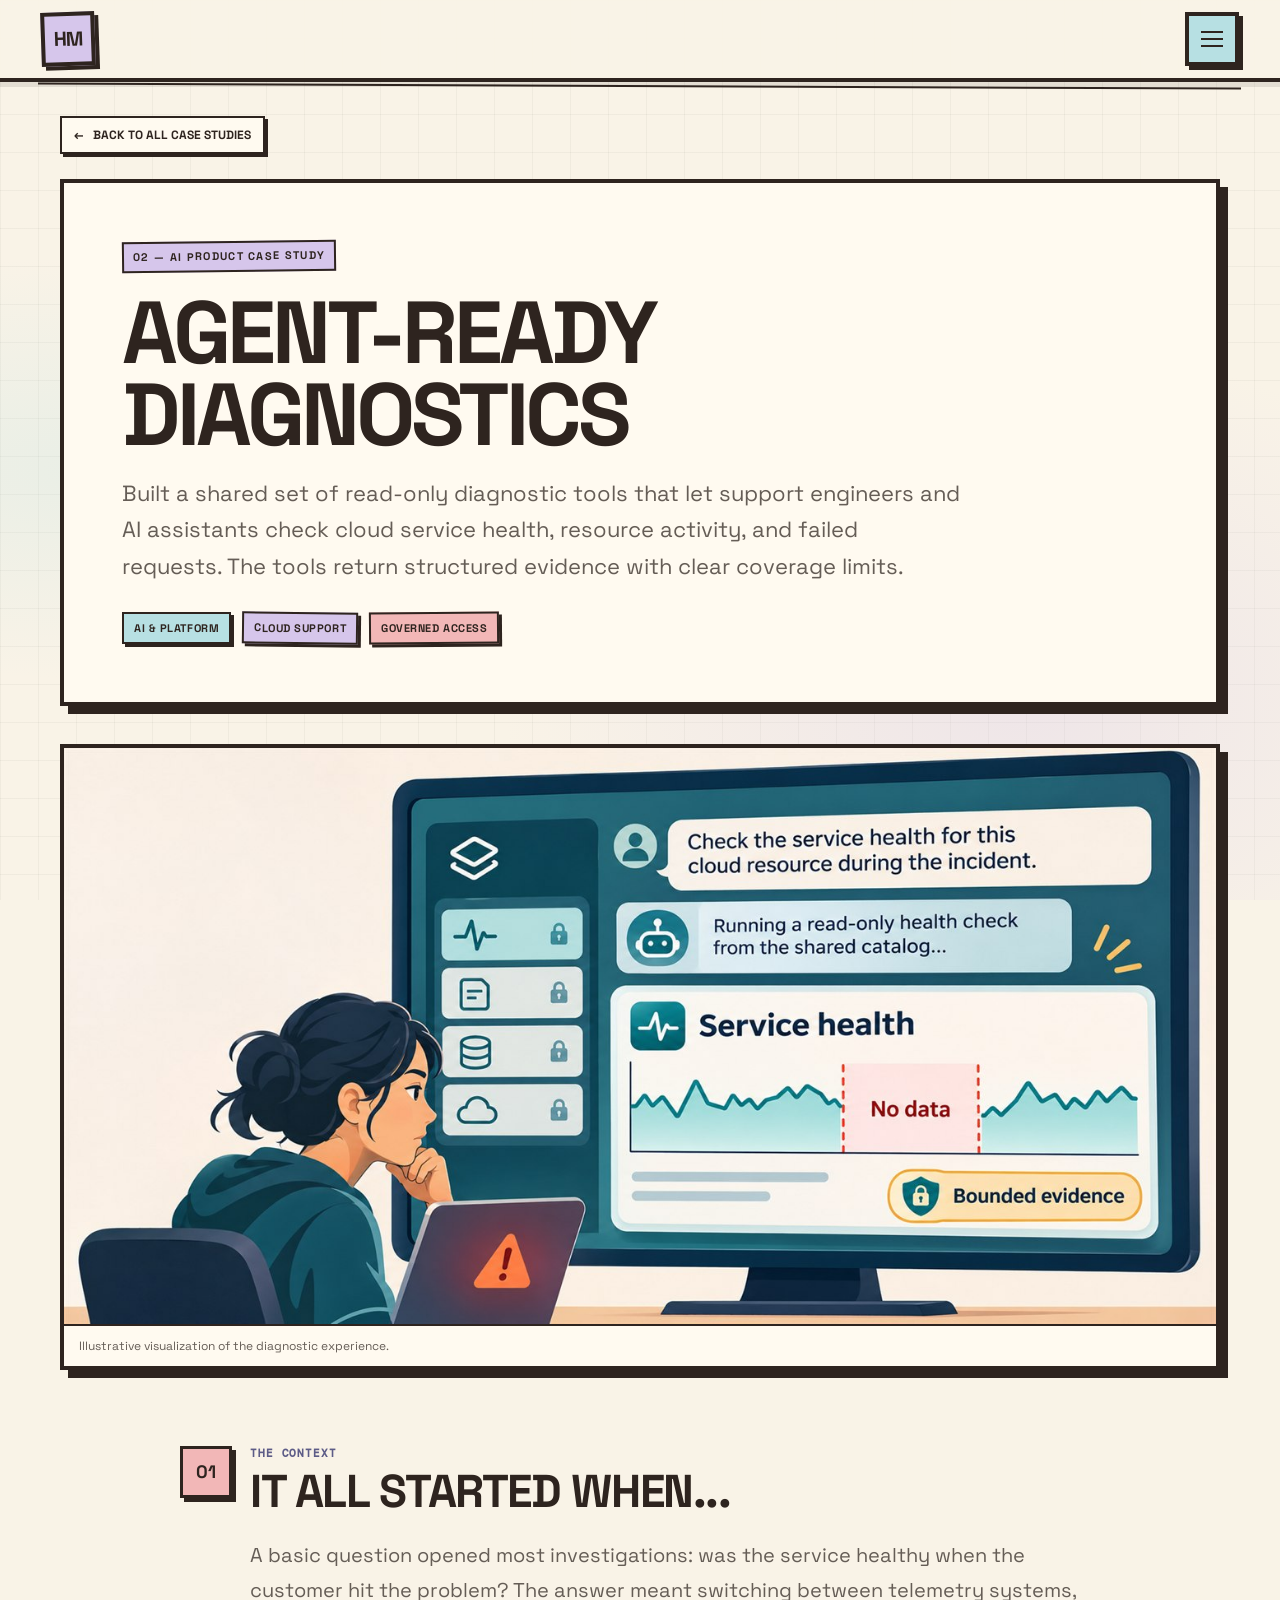
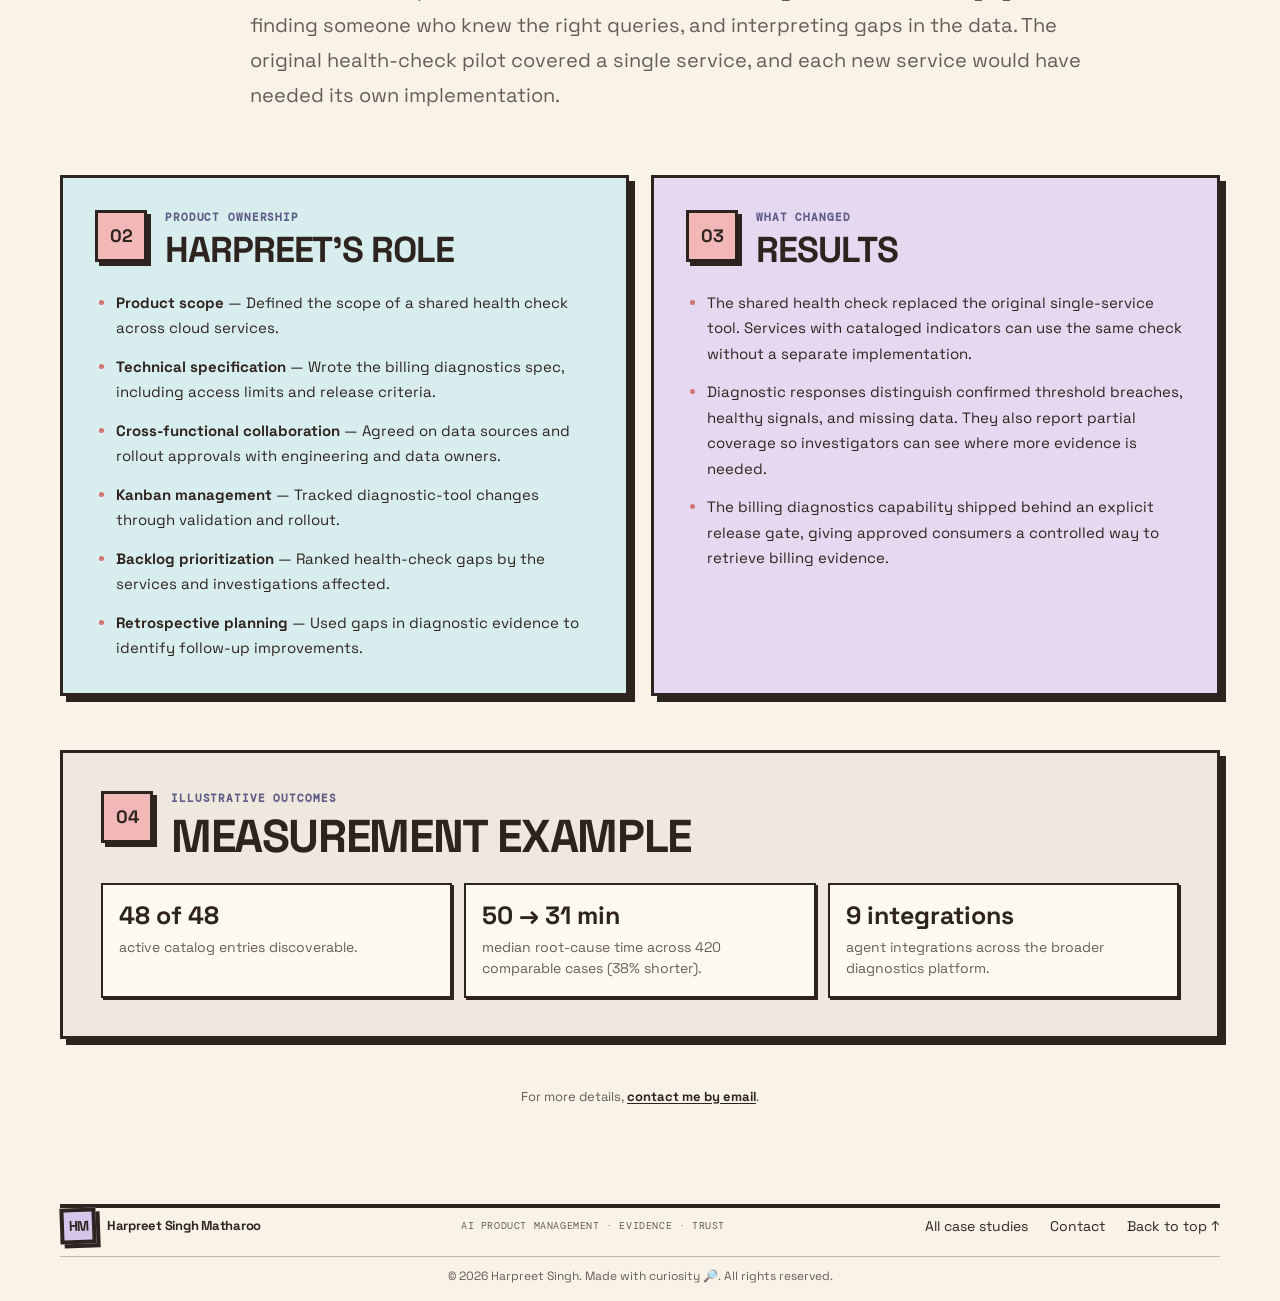
<file: case-studies/agent-ready-diagnostics.html>
<!doctype html>
<html lang="en">
  <head>
    <meta charset="utf-8">
    <meta name="viewport" content="width=device-width, initial-scale=1">
    <meta
      name="description"
      content="A shared, read-only diagnostic toolset for cloud support engineers and AI assistants."
    >
    <meta name="theme-color" content="#f9f3e7">
    <title>Agent-Ready Diagnostics — Harpreet Singh Matharoo</title>
    <link rel="stylesheet" href="../styles.css">
  </head>
  <body class="case-study-page">
    <a class="skip-link" href="#main">Skip to content</a>

    <header class="site-header">
      <a class="wordmark" href="../index.html" aria-label="Harpreet Singh Matharoo, home">
        <span class="wordmark-mark" aria-hidden="true">HM</span>
        <span>Harpreet Singh Matharoo</span>
      </a>
      <nav class="site-nav" aria-label="Main navigation">
        <details class="nav-menu">
          <summary aria-label="Toggle main navigation">
            <span class="menu-icon" aria-hidden="true"><span></span><span></span><span></span></span>
          </summary>
          <div class="nav-panel">
            <a href="../index.html">Home</a>
            <a href="../index.html#about">About</a>
            <a href="../experience.html">Experience and Credentials</a>
            <a href="../case-studies.html" aria-current="page">Case studies</a>
            <a href="../contact.html">Contact</a>
          </div>
        </details>
      </nav>
    </header>

    <main id="main" class="project-shell page-wrap">
      <a class="project-back-link" href="../case-studies.html"><span aria-hidden="true">←</span> Back to all case studies</a>

      <header class="project-header">
        <p class="eyebrow">02 — AI PRODUCT CASE STUDY</p>
        <h1>Agent-Ready Diagnostics</h1>
        <p class="project-subtitle">
          Built a shared set of read-only diagnostic tools that let support engineers and AI
          assistants check cloud service health, resource activity, and failed requests. The
          tools return structured evidence with clear coverage limits.
        </p>
        <div class="project-tags" aria-label="Project themes">
          <span>AI &amp; PLATFORM</span>
          <span>CLOUD SUPPORT</span>
          <span>GOVERNED ACCESS</span>
        </div>
      </header>

      <figure class="project-hero-visual">
        <img
          src="../assets/case-studies/agent-ready-diagnostics.jpg"
          alt="Illustration of a read-only service-health check showing a telemetry gap."
          width="1400"
          height="700"
          fetchpriority="high"
          decoding="async"
        >
        <figcaption>Illustrative visualization of the diagnostic experience.</figcaption>
      </figure>

      <section class="project-story" aria-labelledby="story-title">
        <div class="project-section-heading">
          <span class="project-section-number">01</span>
          <div>
            <p class="project-overline">THE CONTEXT</p>
            <h2 id="story-title">It All Started When...</h2>
          </div>
        </div>
        <p class="project-story-copy">
          A basic question opened most investigations: was the service healthy when the customer
          hit the problem? The answer meant switching between telemetry systems, finding someone
          who knew the right queries, and interpreting gaps in the data. The original health-check
          pilot covered a single service, and each new service would have needed its own
          implementation.
        </p>
      </section>

      <div class="project-columns">
        <section class="project-panel project-panel-role" aria-labelledby="role-title">
          <div class="project-section-heading">
            <span class="project-section-number">02</span>
            <div>
              <p class="project-overline">PRODUCT OWNERSHIP</p>
              <h2 id="role-title">Harpreet's Role</h2>
            </div>
          </div>
          <ul class="project-list">
            <li><strong>Product scope</strong> — Defined the scope of a shared health check across cloud services.</li>
            <li><strong>Technical specification</strong> — Wrote the billing diagnostics spec, including access limits and release criteria.</li>
            <li><strong>Cross-functional collaboration</strong> — Agreed on data sources and rollout approvals with engineering and data owners.</li>
            <li><strong>Kanban management</strong> — Tracked diagnostic-tool changes through validation and rollout.</li>
            <li><strong>Backlog prioritization</strong> — Ranked health-check gaps by the services and investigations affected.</li>
            <li><strong>Retrospective planning</strong> — Used gaps in diagnostic evidence to identify follow-up improvements.</li>
          </ul>
        </section>

        <section class="project-panel project-panel-results" aria-labelledby="results-title">
          <div class="project-section-heading">
            <span class="project-section-number">03</span>
            <div>
              <p class="project-overline">WHAT CHANGED</p>
              <h2 id="results-title">Results</h2>
            </div>
          </div>
          <ul class="project-list">
            <li>The shared health check replaced the original single-service tool. Services with cataloged indicators can use the same check without a separate implementation.</li>
            <li>Diagnostic responses distinguish confirmed threshold breaches, healthy signals, and missing data. They also report partial coverage so investigators can see where more evidence is needed.</li>
            <li>The billing diagnostics capability shipped behind an explicit release gate, giving approved consumers a controlled way to retrieve billing evidence.</li>
          </ul>
        </section>
      </div>

      <section class="project-measurement" aria-labelledby="measurement-title">
        <div class="project-section-heading">
          <span class="project-section-number">04</span>
          <div>
            <p class="project-overline">ILLUSTRATIVE OUTCOMES</p>
            <h2 id="measurement-title">Measurement example</h2>
          </div>
        </div>
        <ul class="project-metrics">
          <li><strong>48 of 48</strong><span>active catalog entries discoverable.</span></li>
          <li><strong>50 → 31 min</strong><span>median root-cause time across 420 comparable cases (38% shorter).</span></li>
          <li><strong>9 integrations</strong><span>agent integrations across the broader diagnostics platform.</span></li>
        </ul>
      </section>

      <p class="project-contact-note">For more details, <a href="mailto:Harpreets.Matharoo@outlook.in?subject=Case%20study%20request">contact me by email</a>.</p>
    </main>

    <footer class="site-footer page-wrap">
      <a class="wordmark footer-wordmark" href="../index.html"><span class="wordmark-mark" aria-hidden="true">HM</span><span>Harpreet Singh Matharoo</span></a>
      <span>AI PRODUCT MANAGEMENT <b>·</b> EVIDENCE <b>·</b> TRUST</span>
      <div class="footer-links">
        <a href="../case-studies.html">All case studies</a>
        <a href="../contact.html">Contact</a>
        <a href="#main">Back to top ↑</a>
      </div>
      <small class="footer-copyright">© 2026 Harpreet Singh. Made with curiosity 🔎. All rights reserved.</small>
    </footer>
  </body>
</html>
</file>
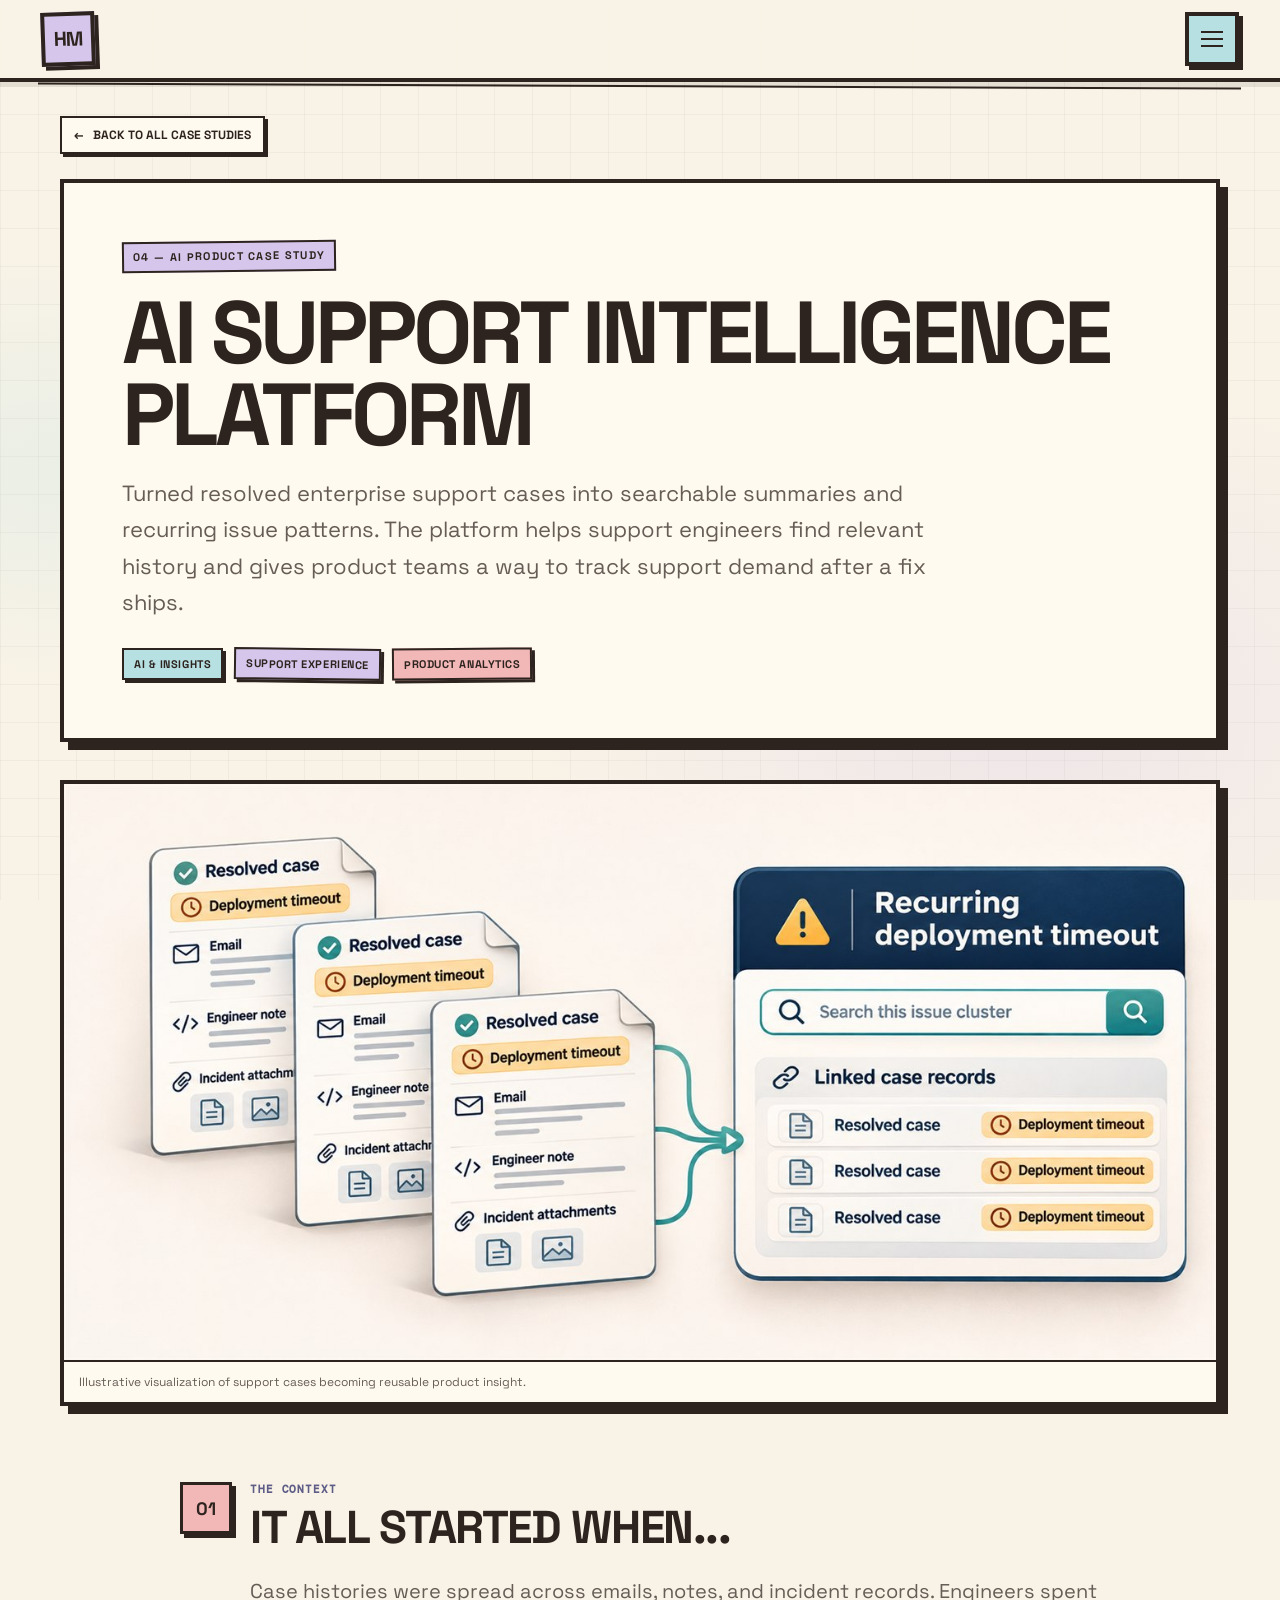
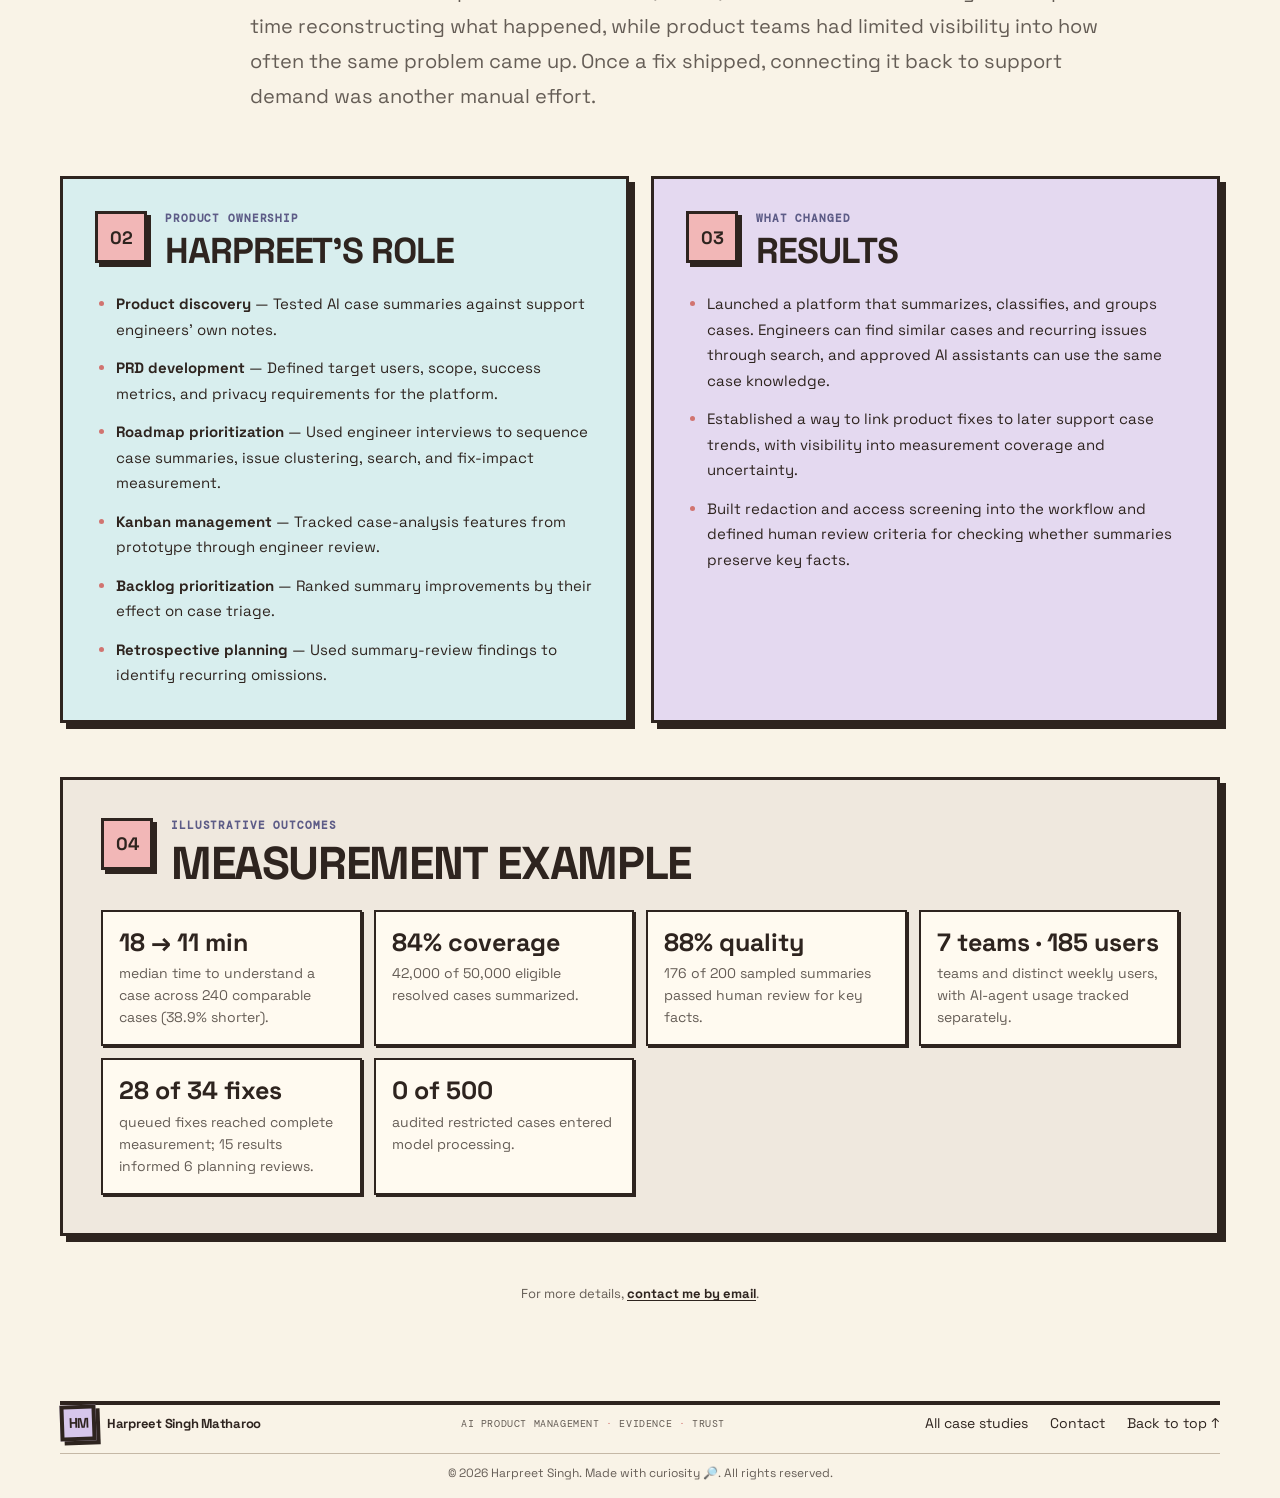
<file: case-studies/ai-support-intelligence-platform.html>
<!doctype html>
<html lang="en">
  <head>
    <meta charset="utf-8">
    <meta name="viewport" content="width=device-width, initial-scale=1">
    <meta
      name="description"
      content="Turning resolved enterprise support cases into searchable summaries, recurring issue patterns, and fix-impact insight."
    >
    <meta name="theme-color" content="#f9f3e7">
    <title>AI Support Intelligence Platform — Harpreet Singh Matharoo</title>
    <link rel="stylesheet" href="../styles.css">
  </head>
  <body class="case-study-page">
    <a class="skip-link" href="#main">Skip to content</a>

    <header class="site-header">
      <a class="wordmark" href="../index.html" aria-label="Harpreet Singh Matharoo, home">
        <span class="wordmark-mark" aria-hidden="true">HM</span>
        <span>Harpreet Singh Matharoo</span>
      </a>
      <nav class="site-nav" aria-label="Main navigation">
        <details class="nav-menu">
          <summary aria-label="Toggle main navigation">
            <span class="menu-icon" aria-hidden="true"><span></span><span></span><span></span></span>
          </summary>
          <div class="nav-panel">
            <a href="../index.html">Home</a>
            <a href="../index.html#about">About</a>
            <a href="../experience.html">Experience and Credentials</a>
            <a href="../case-studies.html" aria-current="page">Case studies</a>
            <a href="../contact.html">Contact</a>
          </div>
        </details>
      </nav>
    </header>

    <main id="main" class="project-shell page-wrap">
      <a class="project-back-link" href="../case-studies.html"><span aria-hidden="true">←</span> Back to all case studies</a>

      <header class="project-header">
        <p class="eyebrow">04 — AI PRODUCT CASE STUDY</p>
        <h1>AI Support Intelligence Platform</h1>
        <p class="project-subtitle">
          Turned resolved enterprise support cases into searchable summaries and recurring issue
          patterns. The platform helps support engineers find relevant history and gives product
          teams a way to track support demand after a fix ships.
        </p>
        <div class="project-tags" aria-label="Project themes">
          <span>AI &amp; INSIGHTS</span>
          <span>SUPPORT EXPERIENCE</span>
          <span>PRODUCT ANALYTICS</span>
        </div>
      </header>

      <figure class="project-hero-visual">
        <img
          src="../assets/case-studies/ai-support-intelligence-platform.jpg"
          alt="Resolved deployment-timeout cases being grouped into a searchable recurring issue."
          width="1400"
          height="700"
          fetchpriority="high"
          decoding="async"
        >
        <figcaption>Illustrative visualization of support cases becoming reusable product insight.</figcaption>
      </figure>

      <section class="project-story" aria-labelledby="story-title">
        <div class="project-section-heading">
          <span class="project-section-number">01</span>
          <div>
            <p class="project-overline">THE CONTEXT</p>
            <h2 id="story-title">It All Started When...</h2>
          </div>
        </div>
        <p class="project-story-copy">
          Case histories were spread across emails, notes, and incident records. Engineers spent
          time reconstructing what happened, while product teams had limited visibility into how
          often the same problem came up. Once a fix shipped, connecting it back to support demand
          was another manual effort.
        </p>
      </section>

      <div class="project-columns">
        <section class="project-panel project-panel-role" aria-labelledby="role-title">
          <div class="project-section-heading">
            <span class="project-section-number">02</span>
            <div>
              <p class="project-overline">PRODUCT OWNERSHIP</p>
              <h2 id="role-title">Harpreet's Role</h2>
            </div>
          </div>
          <ul class="project-list">
            <li><strong>Product discovery</strong> — Tested AI case summaries against support engineers’ own notes.</li>
            <li><strong>PRD development</strong> — Defined target users, scope, success metrics, and privacy requirements for the platform.</li>
            <li><strong>Roadmap prioritization</strong> — Used engineer interviews to sequence case summaries, issue clustering, search, and fix-impact measurement.</li>
            <li><strong>Kanban management</strong> — Tracked case-analysis features from prototype through engineer review.</li>
            <li><strong>Backlog prioritization</strong> — Ranked summary improvements by their effect on case triage.</li>
            <li><strong>Retrospective planning</strong> — Used summary-review findings to identify recurring omissions.</li>
          </ul>
        </section>

        <section class="project-panel project-panel-results" aria-labelledby="results-title">
          <div class="project-section-heading">
            <span class="project-section-number">03</span>
            <div>
              <p class="project-overline">WHAT CHANGED</p>
              <h2 id="results-title">Results</h2>
            </div>
          </div>
          <ul class="project-list">
            <li>Launched a platform that summarizes, classifies, and groups cases. Engineers can find similar cases and recurring issues through search, and approved AI assistants can use the same case knowledge.</li>
            <li>Established a way to link product fixes to later support case trends, with visibility into measurement coverage and uncertainty.</li>
            <li>Built redaction and access screening into the workflow and defined human review criteria for checking whether summaries preserve key facts.</li>
          </ul>
        </section>
      </div>

      <section class="project-measurement" aria-labelledby="measurement-title">
        <div class="project-section-heading">
          <span class="project-section-number">04</span>
          <div>
            <p class="project-overline">ILLUSTRATIVE OUTCOMES</p>
            <h2 id="measurement-title">Measurement example</h2>
          </div>
        </div>
        <ul class="project-metrics">
          <li><strong>18 → 11 min</strong><span>median time to understand a case across 240 comparable cases (38.9% shorter).</span></li>
          <li><strong>84% coverage</strong><span>42,000 of 50,000 eligible resolved cases summarized.</span></li>
          <li><strong>88% quality</strong><span>176 of 200 sampled summaries passed human review for key facts.</span></li>
          <li><strong>7 teams · 185 users</strong><span>teams and distinct weekly users, with AI-agent usage tracked separately.</span></li>
          <li><strong>28 of 34 fixes</strong><span>queued fixes reached complete measurement; 15 results informed 6 planning reviews.</span></li>
          <li><strong>0 of 500</strong><span>audited restricted cases entered model processing.</span></li>
        </ul>
      </section>

      <p class="project-contact-note">For more details, <a href="mailto:Harpreets.Matharoo@outlook.in?subject=Case%20study%20request">contact me by email</a>.</p>
    </main>

    <footer class="site-footer page-wrap">
      <a class="wordmark footer-wordmark" href="../index.html"><span class="wordmark-mark" aria-hidden="true">HM</span><span>Harpreet Singh Matharoo</span></a>
      <span>AI PRODUCT MANAGEMENT <b>·</b> EVIDENCE <b>·</b> TRUST</span>
      <div class="footer-links">
        <a href="../case-studies.html">All case studies</a>
        <a href="../contact.html">Contact</a>
        <a href="#main">Back to top ↑</a>
      </div>
      <small class="footer-copyright">© 2026 Harpreet Singh. Made with curiosity 🔎. All rights reserved.</small>
    </footer>
  </body>
</html>
</file>
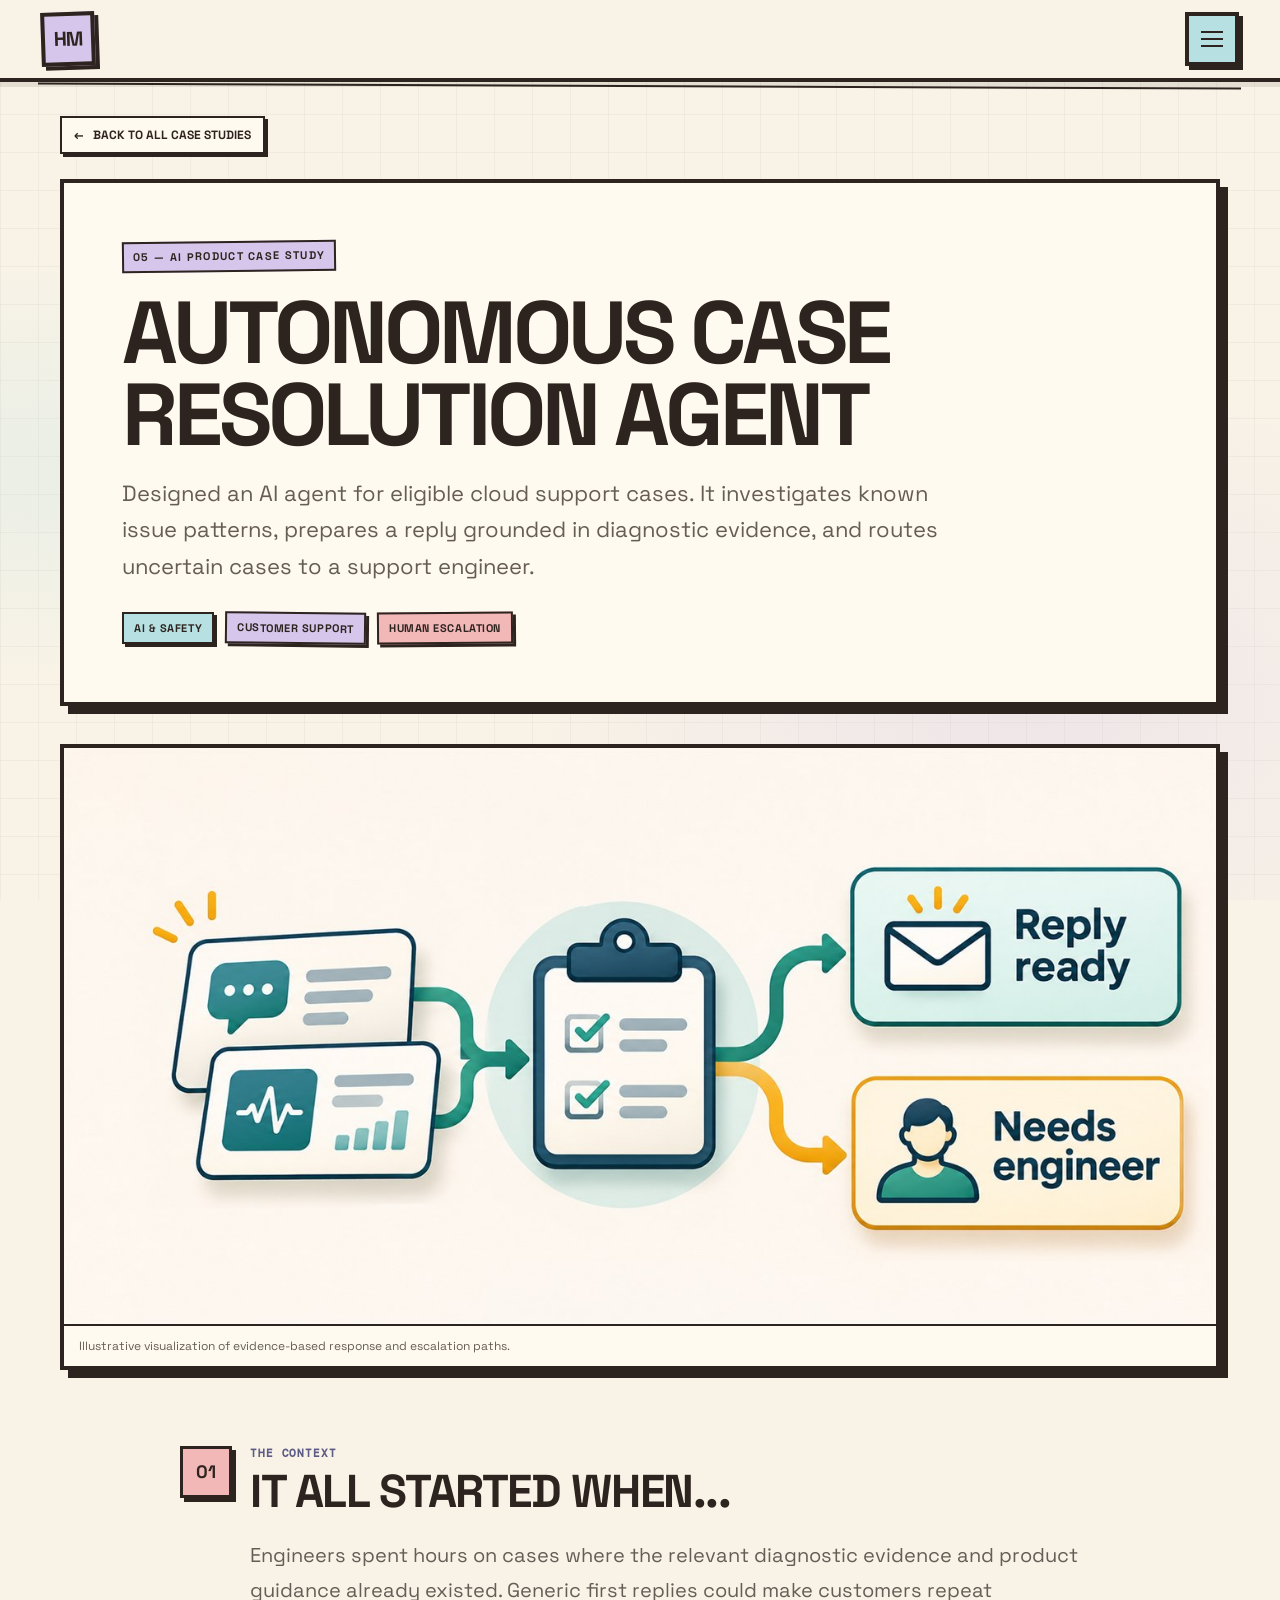
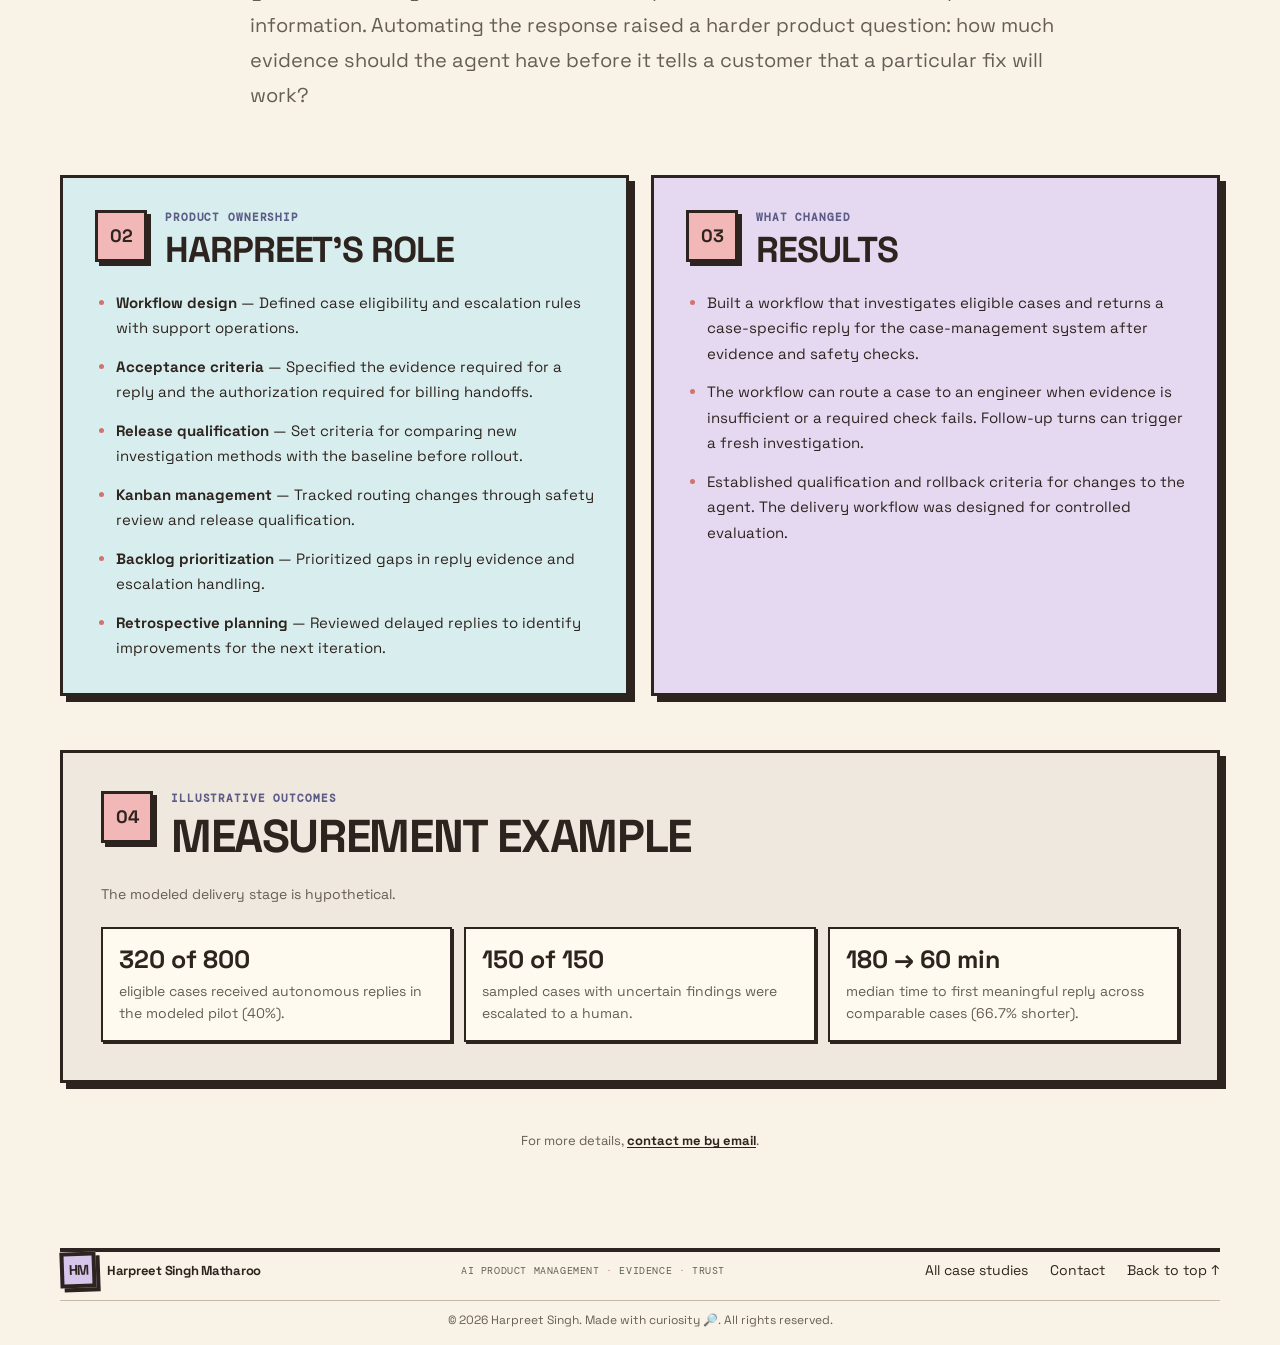
<file: case-studies/autonomous-case-resolution-agent.html>
<!doctype html>
<html lang="en">
  <head>
    <meta charset="utf-8">
    <meta name="viewport" content="width=device-width, initial-scale=1">
    <meta
      name="description"
      content="A safety-bounded AI agent investigates eligible support cases, prepares evidence-grounded replies, and routes uncertainty to engineers."
    >
    <meta name="theme-color" content="#f9f3e7">
    <title>Autonomous Case Resolution Agent — Harpreet Singh Matharoo</title>
    <link rel="stylesheet" href="../styles.css">
  </head>
  <body class="case-study-page">
    <a class="skip-link" href="#main">Skip to content</a>

    <header class="site-header">
      <a class="wordmark" href="../index.html" aria-label="Harpreet Singh Matharoo, home">
        <span class="wordmark-mark" aria-hidden="true">HM</span>
        <span>Harpreet Singh Matharoo</span>
      </a>
      <nav class="site-nav" aria-label="Main navigation">
        <details class="nav-menu">
          <summary aria-label="Toggle main navigation">
            <span class="menu-icon" aria-hidden="true"><span></span><span></span><span></span></span>
          </summary>
          <div class="nav-panel">
            <a href="../index.html">Home</a>
            <a href="../index.html#about">About</a>
            <a href="../experience.html">Experience and Credentials</a>
            <a href="../case-studies.html" aria-current="page">Case studies</a>
            <a href="../contact.html">Contact</a>
          </div>
        </details>
      </nav>
    </header>

    <main id="main" class="project-shell page-wrap">
      <a class="project-back-link" href="../case-studies.html"><span aria-hidden="true">←</span> Back to all case studies</a>

      <header class="project-header">
        <p class="eyebrow">05 — AI PRODUCT CASE STUDY</p>
        <h1>Autonomous Case Resolution Agent</h1>
        <p class="project-subtitle">
          Designed an AI agent for eligible cloud support cases. It investigates known issue
          patterns, prepares a reply grounded in diagnostic evidence, and routes uncertain cases
          to a support engineer.
        </p>
        <div class="project-tags" aria-label="Project themes">
          <span>AI &amp; SAFETY</span>
          <span>CUSTOMER SUPPORT</span>
          <span>HUMAN ESCALATION</span>
        </div>
      </header>

      <figure class="project-hero-visual">
        <img
          src="../assets/case-studies/autonomous-case-resolution-agent.jpg"
          alt="Illustration of an AI case workflow routing a reply-ready case or an uncertain case to an engineer."
          width="1400"
          height="700"
          fetchpriority="high"
          decoding="async"
        >
        <figcaption>Illustrative visualization of evidence-based response and escalation paths.</figcaption>
      </figure>

      <section class="project-story" aria-labelledby="story-title">
        <div class="project-section-heading">
          <span class="project-section-number">01</span>
          <div>
            <p class="project-overline">THE CONTEXT</p>
            <h2 id="story-title">It All Started When...</h2>
          </div>
        </div>
        <p class="project-story-copy">
          Engineers spent hours on cases where the relevant diagnostic evidence and product
          guidance already existed. Generic first replies could make customers repeat information.
          Automating the response raised a harder product question: how much evidence should the
          agent have before it tells a customer that a particular fix will work?
        </p>
      </section>

      <div class="project-columns">
        <section class="project-panel project-panel-role" aria-labelledby="role-title">
          <div class="project-section-heading">
            <span class="project-section-number">02</span>
            <div>
              <p class="project-overline">PRODUCT OWNERSHIP</p>
              <h2 id="role-title">Harpreet's Role</h2>
            </div>
          </div>
          <ul class="project-list">
            <li><strong>Workflow design</strong> — Defined case eligibility and escalation rules with support operations.</li>
            <li><strong>Acceptance criteria</strong> — Specified the evidence required for a reply and the authorization required for billing handoffs.</li>
            <li><strong>Release qualification</strong> — Set criteria for comparing new investigation methods with the baseline before rollout.</li>
            <li><strong>Kanban management</strong> — Tracked routing changes through safety review and release qualification.</li>
            <li><strong>Backlog prioritization</strong> — Prioritized gaps in reply evidence and escalation handling.</li>
            <li><strong>Retrospective planning</strong> — Reviewed delayed replies to identify improvements for the next iteration.</li>
          </ul>
        </section>

        <section class="project-panel project-panel-results" aria-labelledby="results-title">
          <div class="project-section-heading">
            <span class="project-section-number">03</span>
            <div>
              <p class="project-overline">WHAT CHANGED</p>
              <h2 id="results-title">Results</h2>
            </div>
          </div>
          <ul class="project-list">
            <li>Built a workflow that investigates eligible cases and returns a case-specific reply for the case-management system after evidence and safety checks.</li>
            <li>The workflow can route a case to an engineer when evidence is insufficient or a required check fails. Follow-up turns can trigger a fresh investigation.</li>
            <li>Established qualification and rollback criteria for changes to the agent. The delivery workflow was designed for controlled evaluation.</li>
          </ul>
        </section>
      </div>

      <section class="project-measurement" aria-labelledby="measurement-title">
        <div class="project-section-heading">
          <span class="project-section-number">04</span>
          <div>
            <p class="project-overline">ILLUSTRATIVE OUTCOMES</p>
            <h2 id="measurement-title">Measurement example</h2>
          </div>
        </div>
        <p class="project-measurement-note">The modeled delivery stage is hypothetical.</p>
        <ul class="project-metrics">
          <li><strong>320 of 800</strong><span>eligible cases received autonomous replies in the modeled pilot (40%).</span></li>
          <li><strong>150 of 150</strong><span>sampled cases with uncertain findings were escalated to a human.</span></li>
          <li><strong>180 → 60 min</strong><span>median time to first meaningful reply across comparable cases (66.7% shorter).</span></li>
        </ul>
      </section>

      <p class="project-contact-note">For more details, <a href="mailto:Harpreets.Matharoo@outlook.in?subject=Case%20study%20request">contact me by email</a>.</p>
    </main>

    <footer class="site-footer page-wrap">
      <a class="wordmark footer-wordmark" href="../index.html"><span class="wordmark-mark" aria-hidden="true">HM</span><span>Harpreet Singh Matharoo</span></a>
      <span>AI PRODUCT MANAGEMENT <b>·</b> EVIDENCE <b>·</b> TRUST</span>
      <div class="footer-links">
        <a href="../case-studies.html">All case studies</a>
        <a href="../contact.html">Contact</a>
        <a href="#main">Back to top ↑</a>
      </div>
      <small class="footer-copyright">© 2026 Harpreet Singh. Made with curiosity 🔎. All rights reserved.</small>
    </footer>
  </body>
</html>
</file>
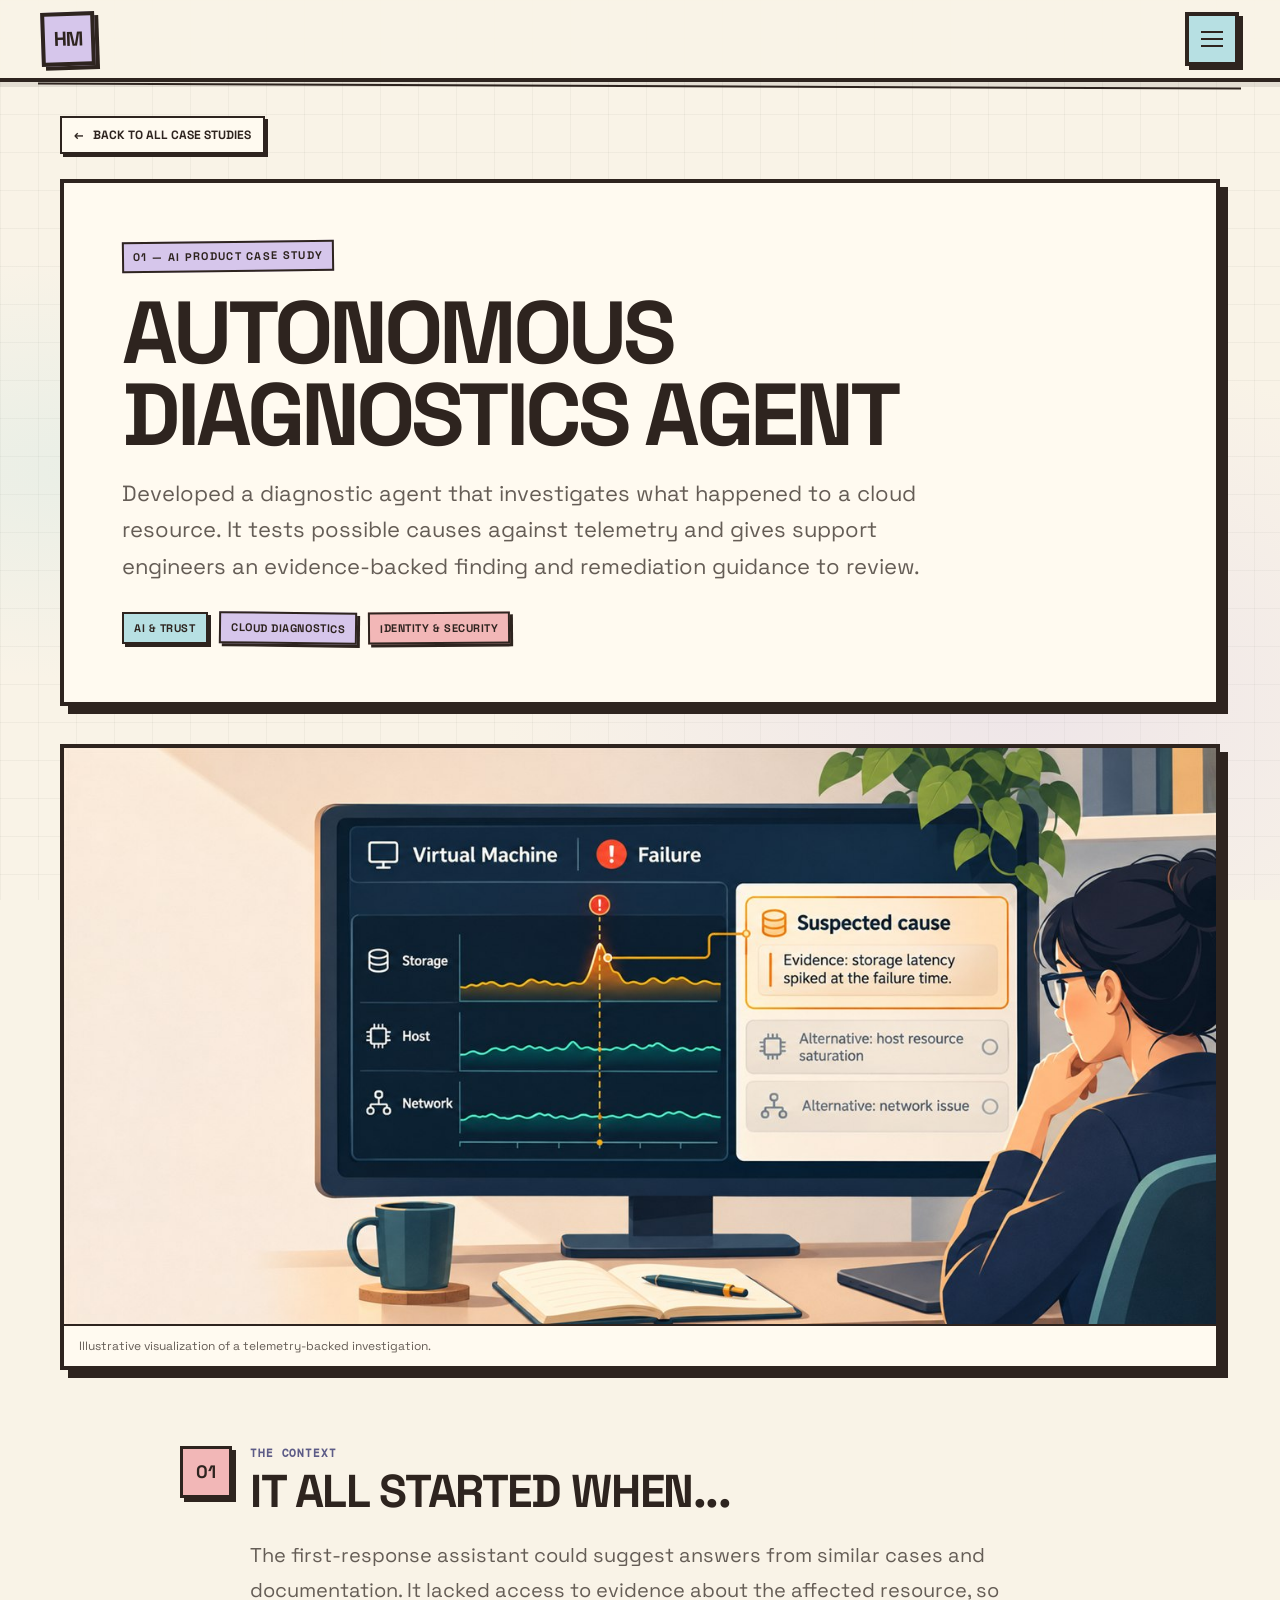
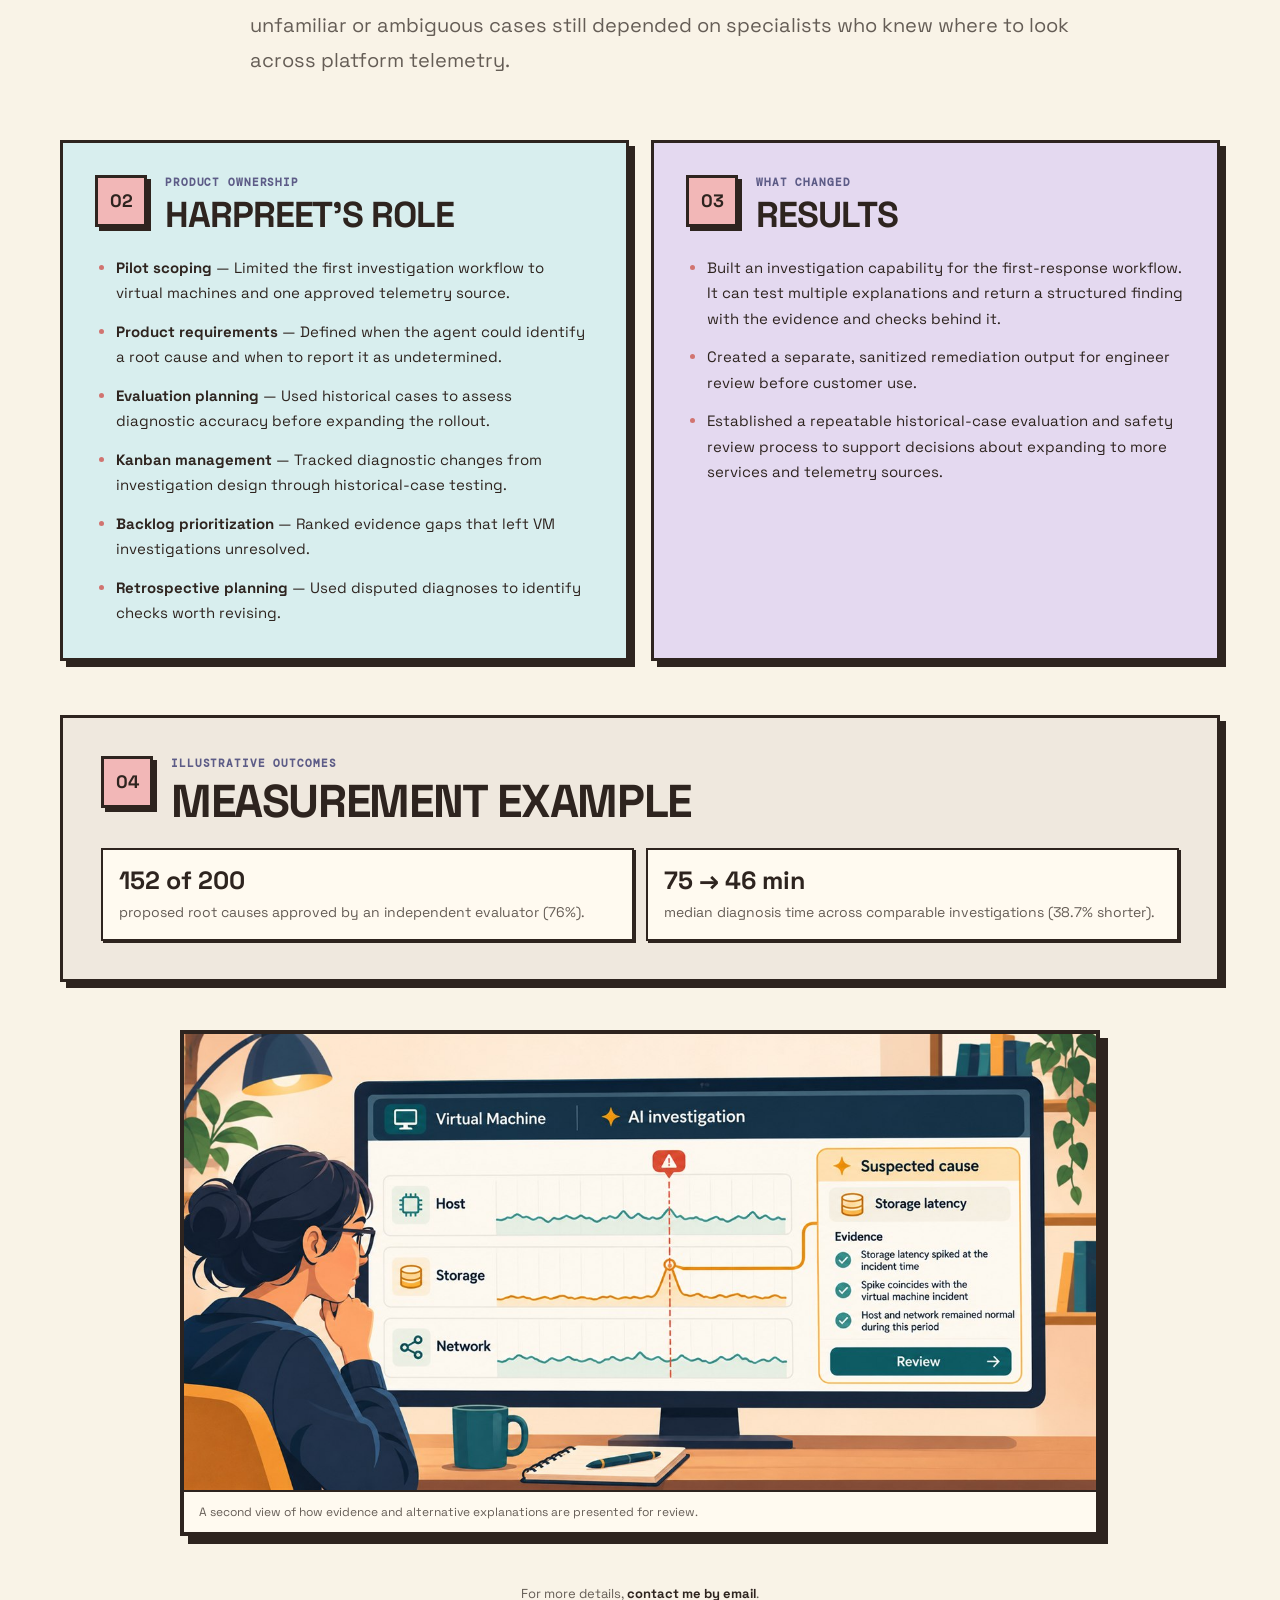
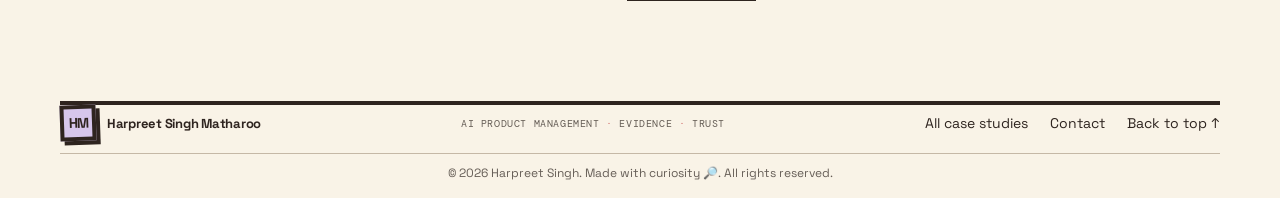
<file: case-studies/autonomous-diagnostics-agent.html>
<!doctype html>
<html lang="en">
  <head>
    <meta charset="utf-8">
    <meta name="viewport" content="width=device-width, initial-scale=1">
    <meta
      name="description"
      content="An evidence-backed diagnostic agent investigates cloud resource failures and prepares remediation guidance for engineer review."
    >
    <meta name="theme-color" content="#f9f3e7">
    <title>Autonomous Diagnostics Agent — Harpreet Singh Matharoo</title>
    <link rel="stylesheet" href="../styles.css">
  </head>
  <body class="case-study-page">
    <a class="skip-link" href="#main">Skip to content</a>

    <header class="site-header">
      <a class="wordmark" href="../index.html" aria-label="Harpreet Singh Matharoo, home">
        <span class="wordmark-mark" aria-hidden="true">HM</span>
        <span>Harpreet Singh Matharoo</span>
      </a>
      <nav class="site-nav" aria-label="Main navigation">
        <details class="nav-menu">
          <summary aria-label="Toggle main navigation">
            <span class="menu-icon" aria-hidden="true"><span></span><span></span><span></span></span>
          </summary>
          <div class="nav-panel">
            <a href="../index.html">Home</a>
            <a href="../index.html#about">About</a>
            <a href="../experience.html">Experience and Credentials</a>
            <a href="../case-studies.html" aria-current="page">Case studies</a>
            <a href="../contact.html">Contact</a>
          </div>
        </details>
      </nav>
    </header>

    <main id="main" class="project-shell page-wrap">
      <a class="project-back-link" href="../case-studies.html"><span aria-hidden="true">←</span> Back to all case studies</a>

      <header class="project-header">
        <p class="eyebrow">01 — AI PRODUCT CASE STUDY</p>
        <h1>Autonomous Diagnostics Agent</h1>
        <p class="project-subtitle">
          Developed a diagnostic agent that investigates what happened to a cloud resource. It
          tests possible causes against telemetry and gives support engineers an evidence-backed
          finding and remediation guidance to review.
        </p>
        <div class="project-tags" aria-label="Project themes">
          <span>AI &amp; TRUST</span>
          <span>CLOUD DIAGNOSTICS</span>
          <span>IDENTITY &amp; SECURITY</span>
        </div>
      </header>

      <figure class="project-hero-visual">
        <img
          src="../assets/case-studies/autonomous-diagnostics-agent.jpg"
          alt="Illustration of a virtual-machine failure investigation identifying a storage-latency spike."
          width="1400"
          height="700"
          fetchpriority="high"
          decoding="async"
        >
        <figcaption>Illustrative visualization of a telemetry-backed investigation.</figcaption>
      </figure>

      <section class="project-story" aria-labelledby="story-title">
        <div class="project-section-heading">
          <span class="project-section-number">01</span>
          <div>
            <p class="project-overline">THE CONTEXT</p>
            <h2 id="story-title">It All Started When...</h2>
          </div>
        </div>
        <p class="project-story-copy">
          The first-response assistant could suggest answers from similar cases and documentation.
          It lacked access to evidence about the affected resource, so unfamiliar or ambiguous
          cases still depended on specialists who knew where to look across platform telemetry.
        </p>
      </section>

      <div class="project-columns">
        <section class="project-panel project-panel-role" aria-labelledby="role-title">
          <div class="project-section-heading">
            <span class="project-section-number">02</span>
            <div>
              <p class="project-overline">PRODUCT OWNERSHIP</p>
              <h2 id="role-title">Harpreet's Role</h2>
            </div>
          </div>
          <ul class="project-list">
            <li><strong>Pilot scoping</strong> — Limited the first investigation workflow to virtual machines and one approved telemetry source.</li>
            <li><strong>Product requirements</strong> — Defined when the agent could identify a root cause and when to report it as undetermined.</li>
            <li><strong>Evaluation planning</strong> — Used historical cases to assess diagnostic accuracy before expanding the rollout.</li>
            <li><strong>Kanban management</strong> — Tracked diagnostic changes from investigation design through historical-case testing.</li>
            <li><strong>Backlog prioritization</strong> — Ranked evidence gaps that left VM investigations unresolved.</li>
            <li><strong>Retrospective planning</strong> — Used disputed diagnoses to identify checks worth revising.</li>
          </ul>
        </section>

        <section class="project-panel project-panel-results" aria-labelledby="results-title">
          <div class="project-section-heading">
            <span class="project-section-number">03</span>
            <div>
              <p class="project-overline">WHAT CHANGED</p>
              <h2 id="results-title">Results</h2>
            </div>
          </div>
          <ul class="project-list">
            <li>Built an investigation capability for the first-response workflow. It can test multiple explanations and return a structured finding with the evidence and checks behind it.</li>
            <li>Created a separate, sanitized remediation output for engineer review before customer use.</li>
            <li>Established a repeatable historical-case evaluation and safety review process to support decisions about expanding to more services and telemetry sources.</li>
          </ul>
        </section>
      </div>

      <section class="project-measurement" aria-labelledby="measurement-title">
        <div class="project-section-heading">
          <span class="project-section-number">04</span>
          <div>
            <p class="project-overline">ILLUSTRATIVE OUTCOMES</p>
            <h2 id="measurement-title">Measurement example</h2>
          </div>
        </div>
        <ul class="project-metrics">
          <li><strong>152 of 200</strong><span>proposed root causes approved by an independent evaluator (76%).</span></li>
          <li><strong>75 → 46 min</strong><span>median diagnosis time across comparable investigations (38.7% shorter).</span></li>
        </ul>
      </section>

      <figure class="project-secondary-visual">
        <img
          src="../assets/case-studies/autonomous-diagnostics-evidence.jpg"
          alt="Illustration of an AI investigation comparing host, storage, and network signals to assess a suspected storage-latency cause."
          width="1400"
          height="700"
          loading="lazy"
          decoding="async"
        >
        <figcaption>A second view of how evidence and alternative explanations are presented for review.</figcaption>
      </figure>

      <p class="project-contact-note">For more details, <a href="mailto:Harpreets.Matharoo@outlook.in?subject=Case%20study%20request">contact me by email</a>.</p>
    </main>

    <footer class="site-footer page-wrap">
      <a class="wordmark footer-wordmark" href="../index.html"><span class="wordmark-mark" aria-hidden="true">HM</span><span>Harpreet Singh Matharoo</span></a>
      <span>AI PRODUCT MANAGEMENT <b>·</b> EVIDENCE <b>·</b> TRUST</span>
      <div class="footer-links">
        <a href="../case-studies.html">All case studies</a>
        <a href="../contact.html">Contact</a>
        <a href="#main">Back to top ↑</a>
      </div>
      <small class="footer-copyright">© 2026 Harpreet Singh. Made with curiosity 🔎. All rights reserved.</small>
    </footer>
  </body>
</html>
</file>
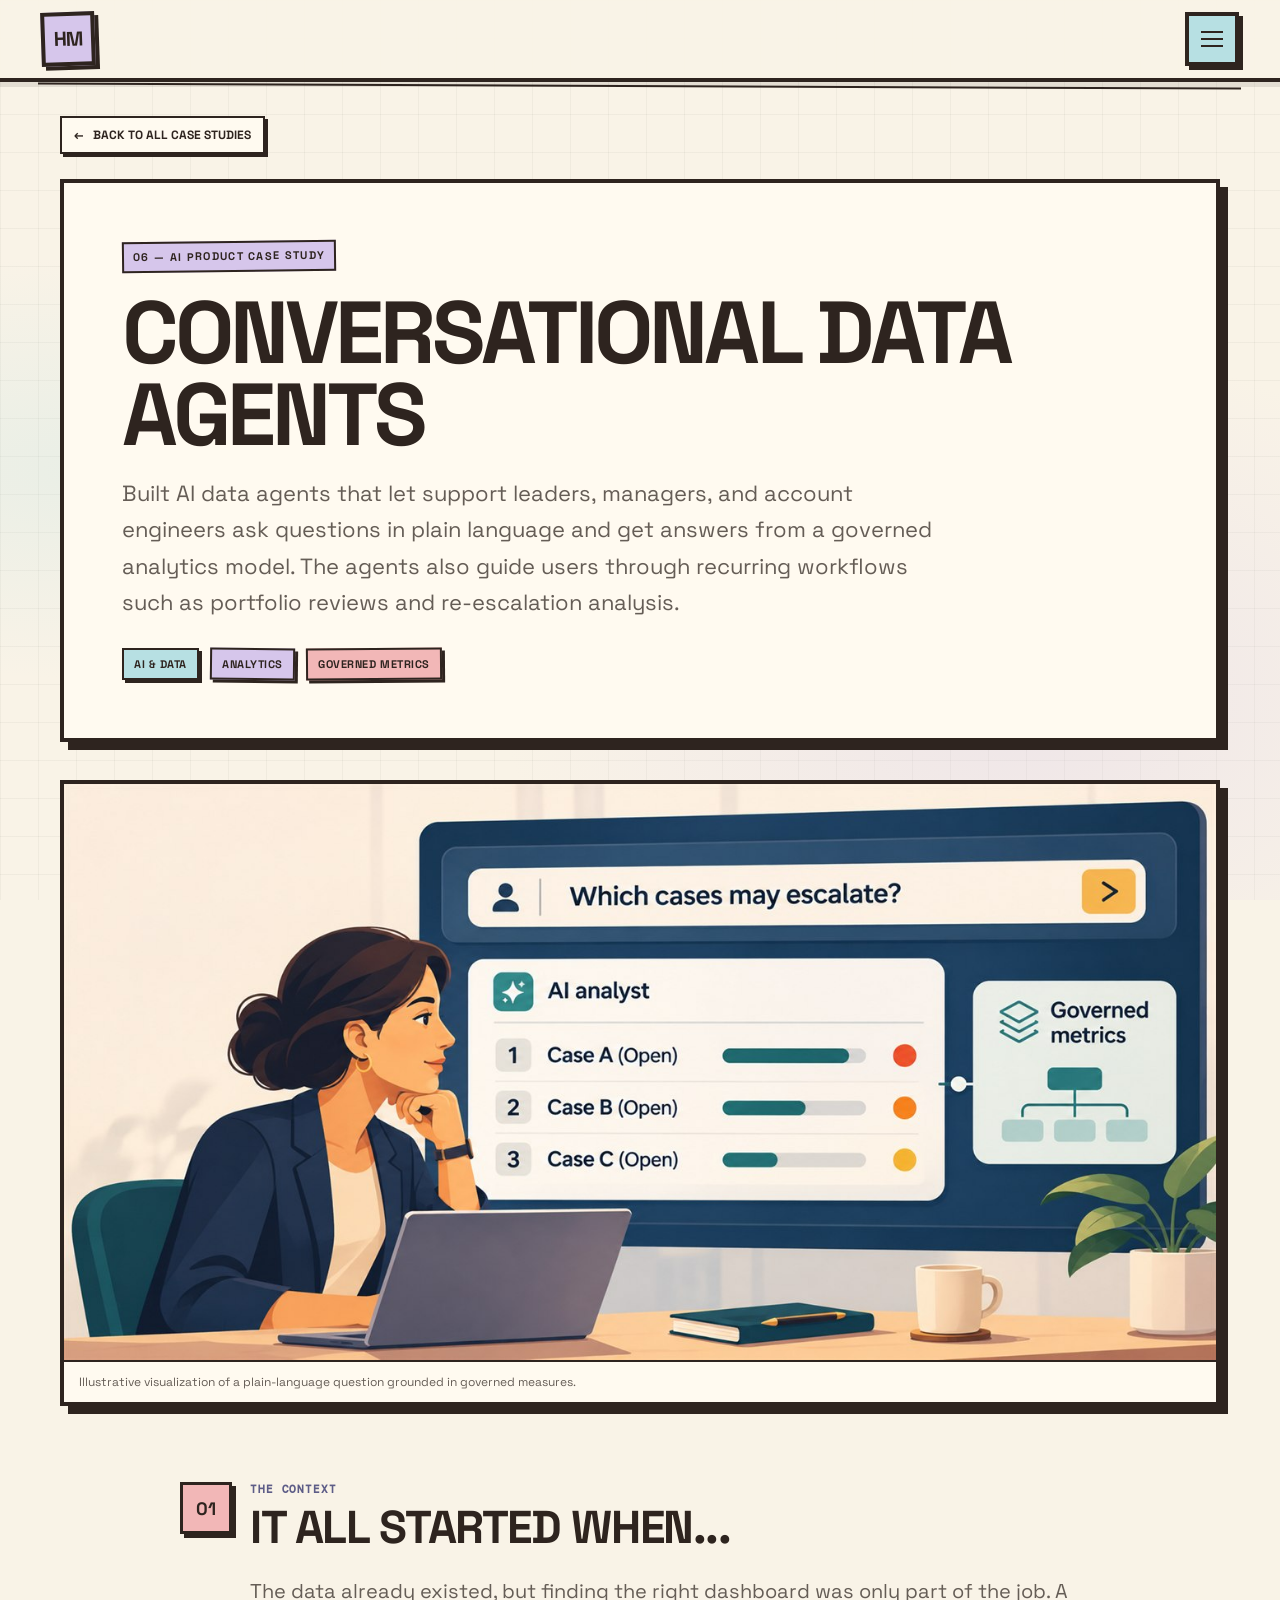
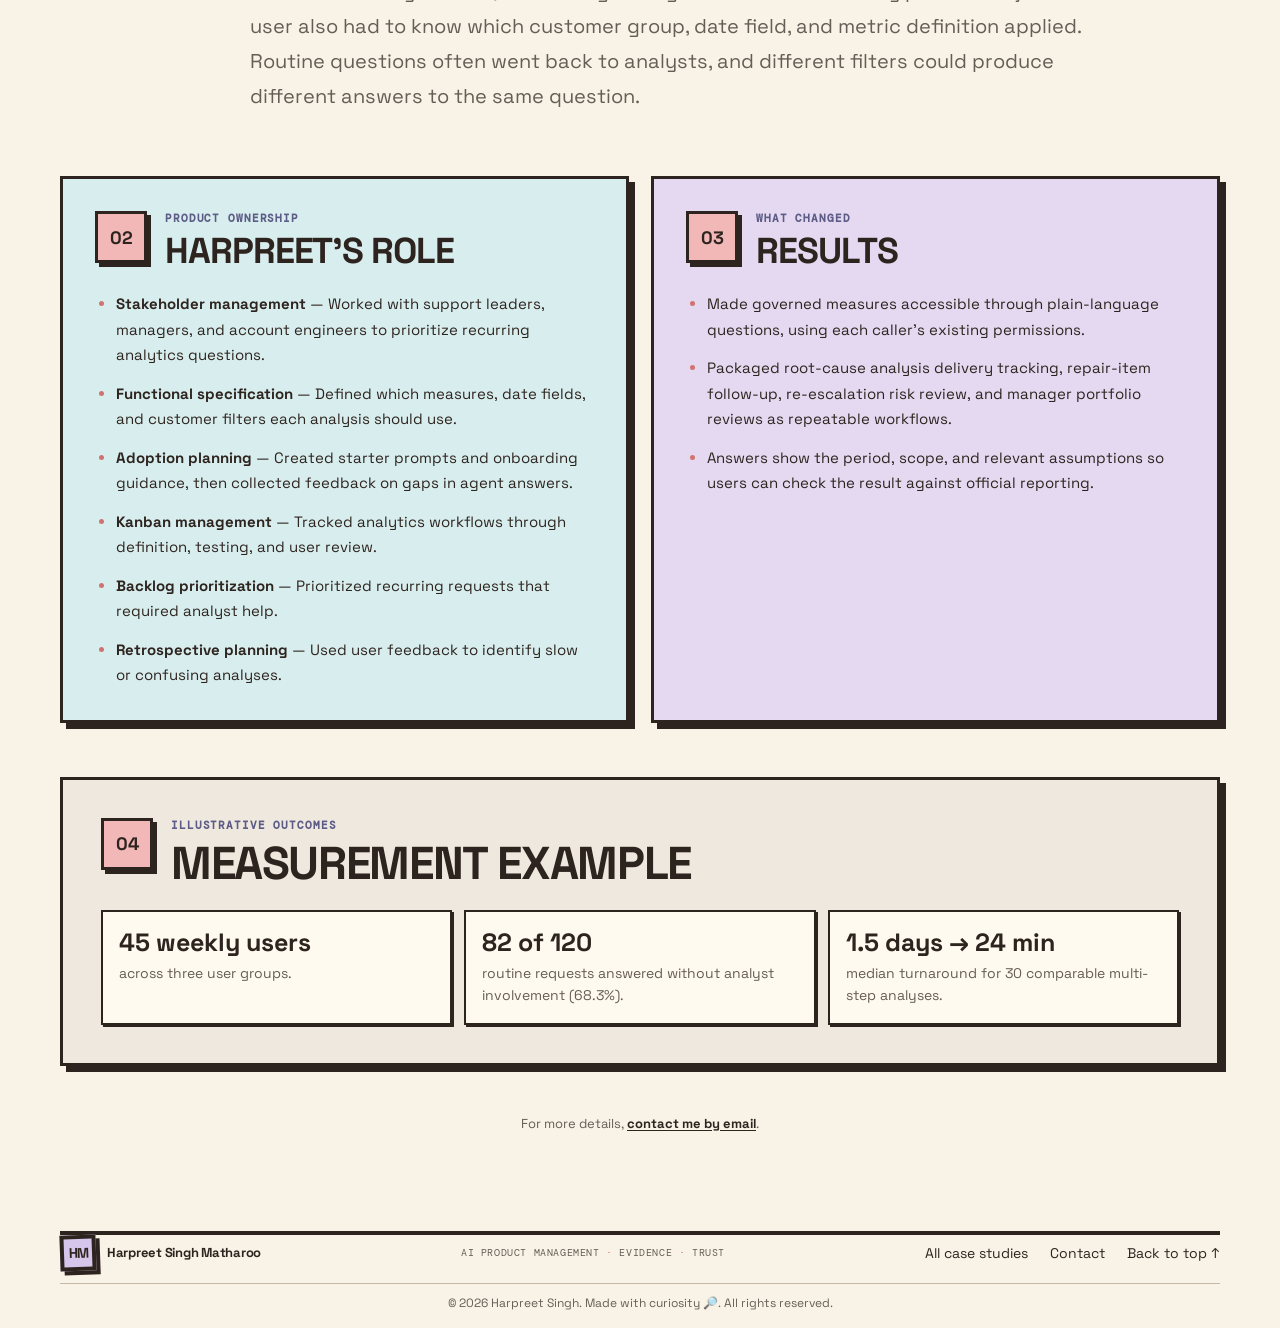
<file: case-studies/conversational-data-agents.html>
<!doctype html>
<html lang="en">
  <head>
    <meta charset="utf-8">
    <meta name="viewport" content="width=device-width, initial-scale=1">
    <meta
      name="description"
      content="Governed conversational data agents for support leaders, managers, and account engineers."
    >
    <meta name="theme-color" content="#f9f3e7">
    <title>Conversational Data Agents — Harpreet Singh Matharoo</title>
    <link rel="stylesheet" href="../styles.css">
  </head>
  <body class="case-study-page">
    <a class="skip-link" href="#main">Skip to content</a>

    <header class="site-header">
      <a class="wordmark" href="../index.html" aria-label="Harpreet Singh Matharoo, home">
        <span class="wordmark-mark" aria-hidden="true">HM</span>
        <span>Harpreet Singh Matharoo</span>
      </a>
      <nav class="site-nav" aria-label="Main navigation">
        <details class="nav-menu">
          <summary aria-label="Toggle main navigation">
            <span class="menu-icon" aria-hidden="true"><span></span><span></span><span></span></span>
          </summary>
          <div class="nav-panel">
            <a href="../index.html">Home</a>
            <a href="../index.html#about">About</a>
            <a href="../experience.html">Experience and Credentials</a>
            <a href="../case-studies.html" aria-current="page">Case studies</a>
            <a href="../contact.html">Contact</a>
          </div>
        </details>
      </nav>
    </header>

    <main id="main" class="project-shell page-wrap">
      <a class="project-back-link" href="../case-studies.html"><span aria-hidden="true">←</span> Back to all case studies</a>

      <header class="project-header">
        <p class="eyebrow">06 — AI PRODUCT CASE STUDY</p>
        <h1>Conversational Data Agents</h1>
        <p class="project-subtitle">
          Built AI data agents that let support leaders, managers, and account engineers ask
          questions in plain language and get answers from a governed analytics model. The agents
          also guide users through recurring workflows such as portfolio reviews and re-escalation
          analysis.
        </p>
        <div class="project-tags" aria-label="Project themes">
          <span>AI &amp; DATA</span>
          <span>ANALYTICS</span>
          <span>GOVERNED METRICS</span>
        </div>
      </header>

      <figure class="project-hero-visual">
        <img
          src="../assets/case-studies/conversational-data-agents.jpg"
          alt="Illustration of a business user asking an AI analyst to prioritize cases using governed metrics."
          width="1400"
          height="700"
          fetchpriority="high"
          decoding="async"
        >
        <figcaption>Illustrative visualization of a plain-language question grounded in governed measures.</figcaption>
      </figure>

      <section class="project-story" aria-labelledby="story-title">
        <div class="project-section-heading">
          <span class="project-section-number">01</span>
          <div>
            <p class="project-overline">THE CONTEXT</p>
            <h2 id="story-title">It All Started When...</h2>
          </div>
        </div>
        <p class="project-story-copy">
          The data already existed, but finding the right dashboard was only part of the job. A
          user also had to know which customer group, date field, and metric definition applied.
          Routine questions often went back to analysts, and different filters could produce
          different answers to the same question.
        </p>
      </section>

      <div class="project-columns">
        <section class="project-panel project-panel-role" aria-labelledby="role-title">
          <div class="project-section-heading">
            <span class="project-section-number">02</span>
            <div>
              <p class="project-overline">PRODUCT OWNERSHIP</p>
              <h2 id="role-title">Harpreet's Role</h2>
            </div>
          </div>
          <ul class="project-list">
            <li><strong>Stakeholder management</strong> — Worked with support leaders, managers, and account engineers to prioritize recurring analytics questions.</li>
            <li><strong>Functional specification</strong> — Defined which measures, date fields, and customer filters each analysis should use.</li>
            <li><strong>Adoption planning</strong> — Created starter prompts and onboarding guidance, then collected feedback on gaps in agent answers.</li>
            <li><strong>Kanban management</strong> — Tracked analytics workflows through definition, testing, and user review.</li>
            <li><strong>Backlog prioritization</strong> — Prioritized recurring requests that required analyst help.</li>
            <li><strong>Retrospective planning</strong> — Used user feedback to identify slow or confusing analyses.</li>
          </ul>
        </section>

        <section class="project-panel project-panel-results" aria-labelledby="results-title">
          <div class="project-section-heading">
            <span class="project-section-number">03</span>
            <div>
              <p class="project-overline">WHAT CHANGED</p>
              <h2 id="results-title">Results</h2>
            </div>
          </div>
          <ul class="project-list">
            <li>Made governed measures accessible through plain-language questions, using each caller's existing permissions.</li>
            <li>Packaged root-cause analysis delivery tracking, repair-item follow-up, re-escalation risk review, and manager portfolio reviews as repeatable workflows.</li>
            <li>Answers show the period, scope, and relevant assumptions so users can check the result against official reporting.</li>
          </ul>
        </section>
      </div>

      <section class="project-measurement" aria-labelledby="measurement-title">
        <div class="project-section-heading">
          <span class="project-section-number">04</span>
          <div>
            <p class="project-overline">ILLUSTRATIVE OUTCOMES</p>
            <h2 id="measurement-title">Measurement example</h2>
          </div>
        </div>
        <ul class="project-metrics">
          <li><strong>45 weekly users</strong><span>across three user groups.</span></li>
          <li><strong>82 of 120</strong><span>routine requests answered without analyst involvement (68.3%).</span></li>
          <li><strong>1.5 days → 24 min</strong><span>median turnaround for 30 comparable multi-step analyses.</span></li>
        </ul>
      </section>

      <p class="project-contact-note">For more details, <a href="mailto:Harpreets.Matharoo@outlook.in?subject=Case%20study%20request">contact me by email</a>.</p>
    </main>

    <footer class="site-footer page-wrap">
      <a class="wordmark footer-wordmark" href="../index.html"><span class="wordmark-mark" aria-hidden="true">HM</span><span>Harpreet Singh Matharoo</span></a>
      <span>AI PRODUCT MANAGEMENT <b>·</b> EVIDENCE <b>·</b> TRUST</span>
      <div class="footer-links">
        <a href="../case-studies.html">All case studies</a>
        <a href="../contact.html">Contact</a>
        <a href="#main">Back to top ↑</a>
      </div>
      <small class="footer-copyright">© 2026 Harpreet Singh. Made with curiosity 🔎. All rights reserved.</small>
    </footer>
  </body>
</html>
</file>
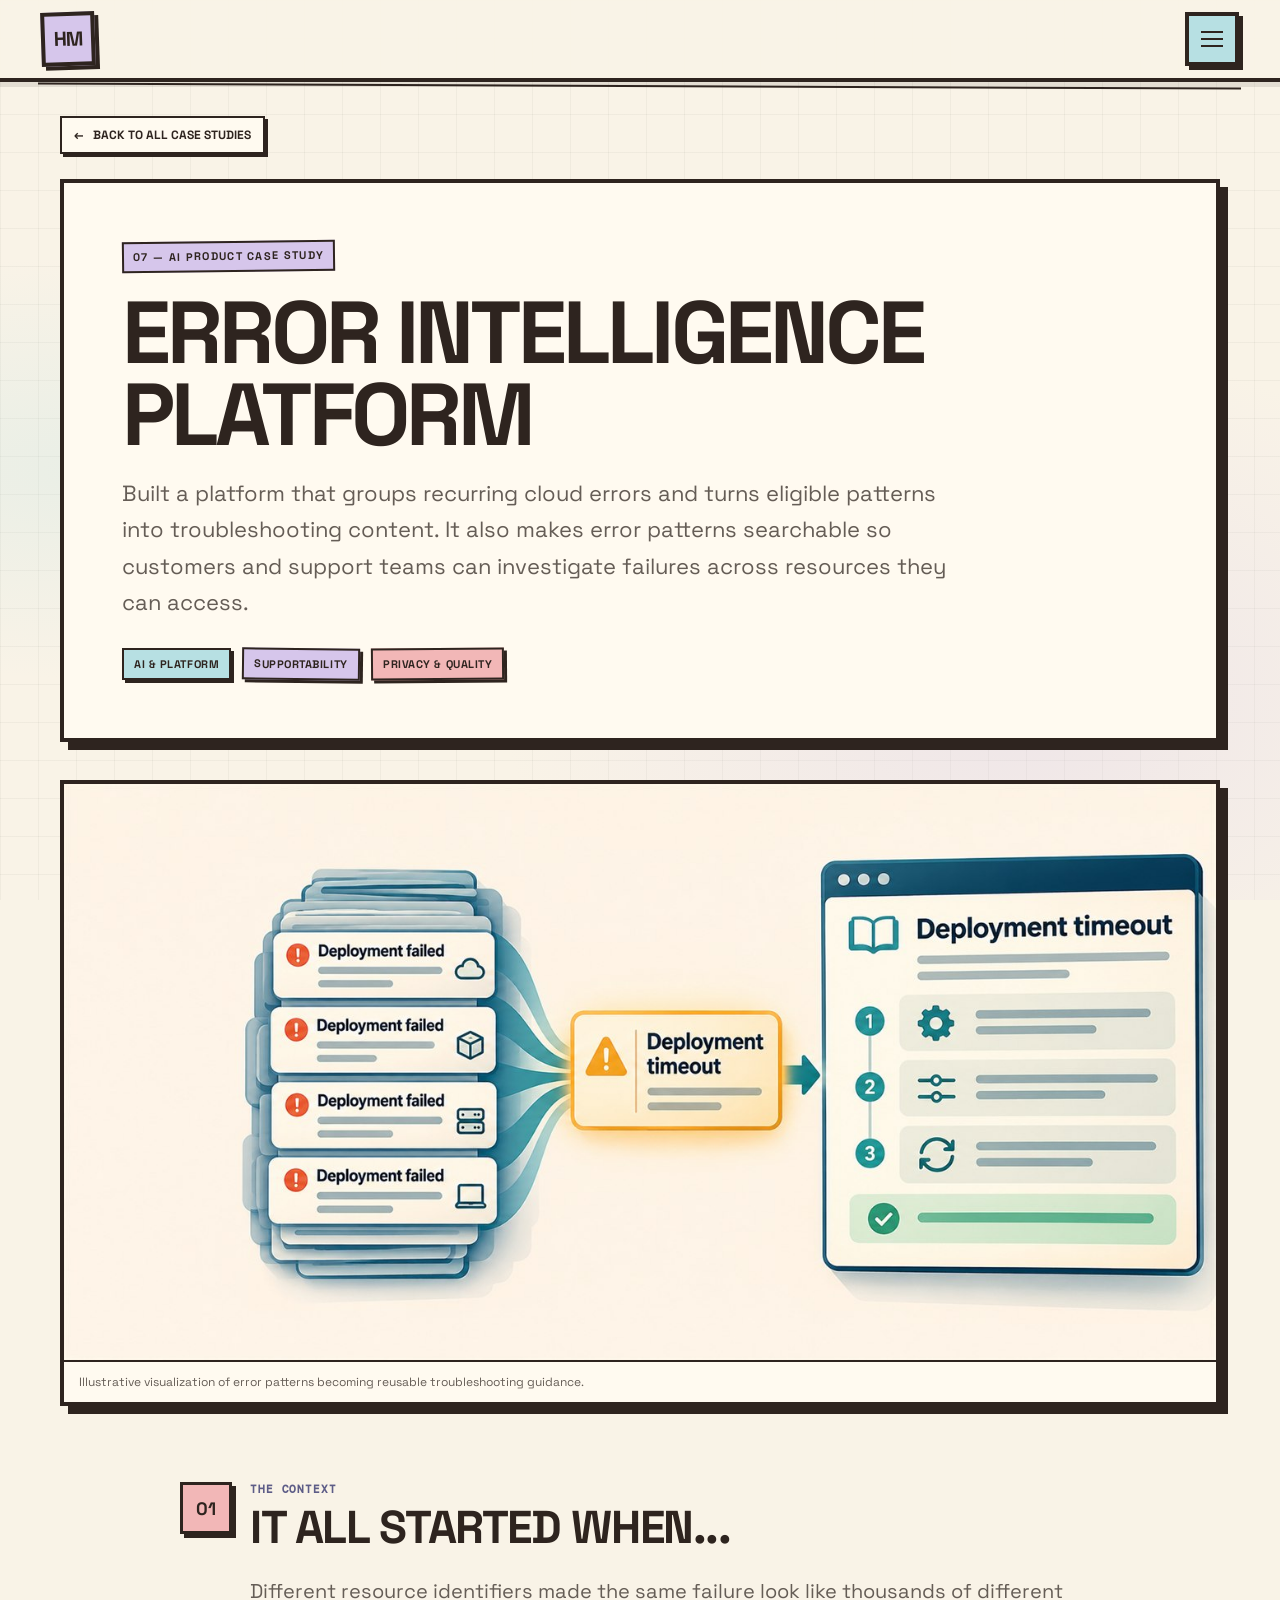
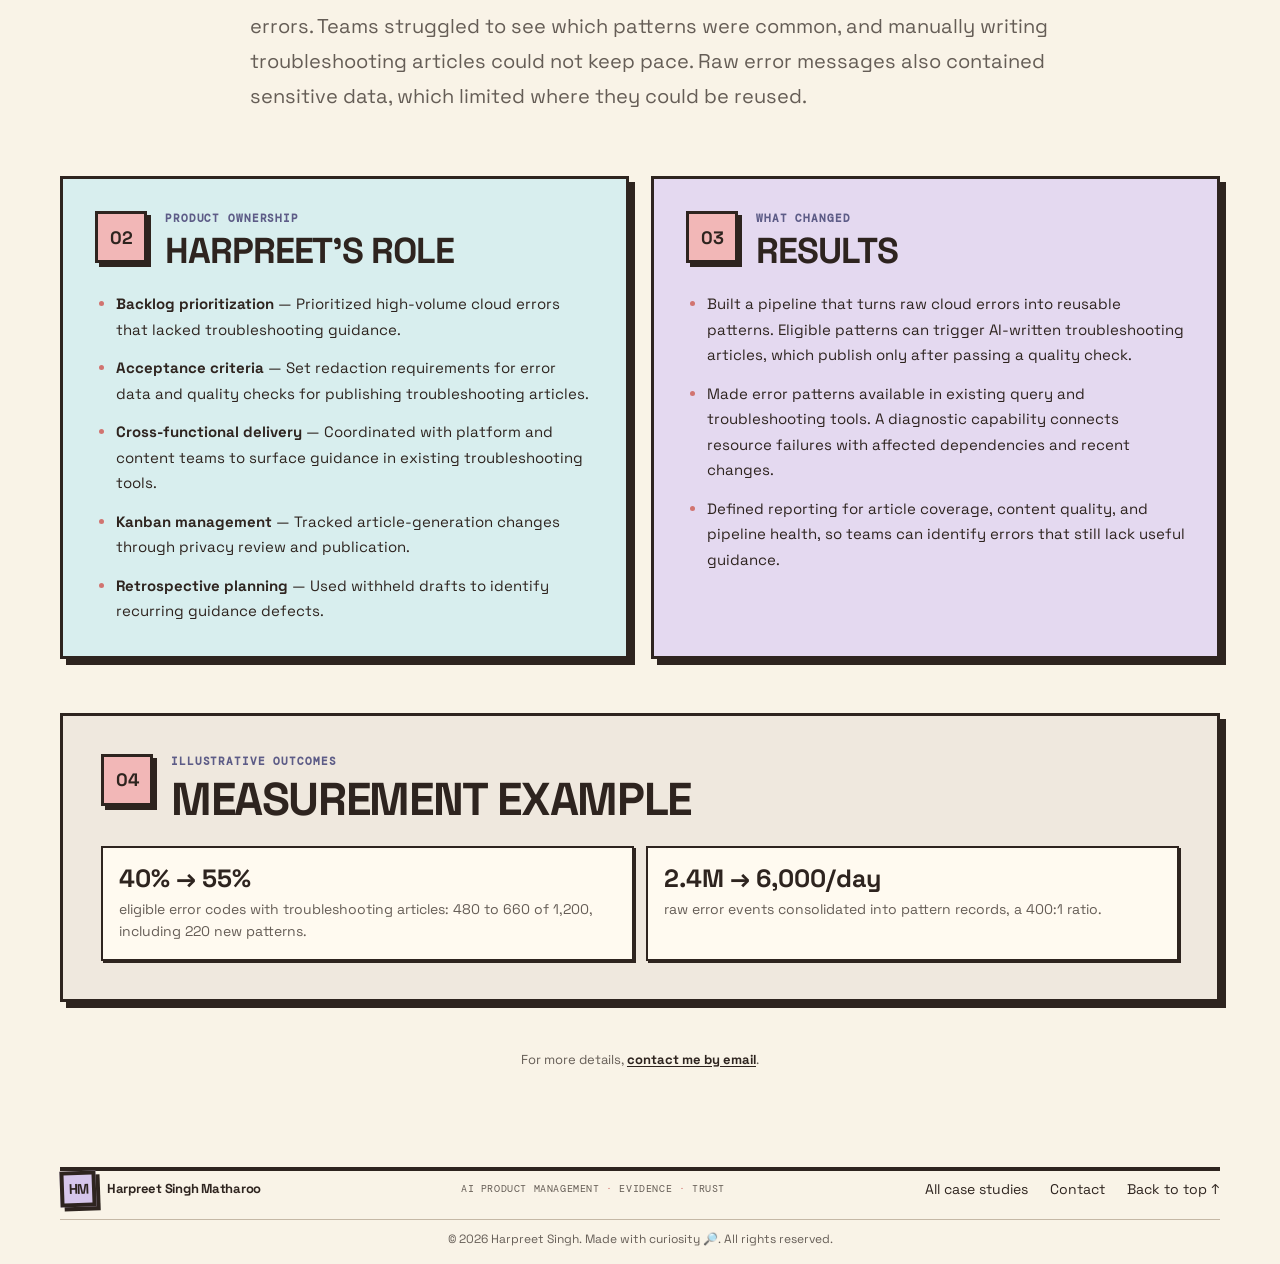
<file: case-studies/error-intelligence-platform.html>
<!doctype html>
<html lang="en">
  <head>
    <meta charset="utf-8">
    <meta name="viewport" content="width=device-width, initial-scale=1">
    <meta
      name="description"
      content="A platform that groups recurring cloud errors and turns eligible patterns into searchable troubleshooting guidance."
    >
    <meta name="theme-color" content="#f9f3e7">
    <title>Error Intelligence Platform — Harpreet Singh Matharoo</title>
    <link rel="stylesheet" href="../styles.css">
  </head>
  <body class="case-study-page">
    <a class="skip-link" href="#main">Skip to content</a>

    <header class="site-header">
      <a class="wordmark" href="../index.html" aria-label="Harpreet Singh Matharoo, home">
        <span class="wordmark-mark" aria-hidden="true">HM</span>
        <span>Harpreet Singh Matharoo</span>
      </a>
      <nav class="site-nav" aria-label="Main navigation">
        <details class="nav-menu">
          <summary aria-label="Toggle main navigation">
            <span class="menu-icon" aria-hidden="true"><span></span><span></span><span></span></span>
          </summary>
          <div class="nav-panel">
            <a href="../index.html">Home</a>
            <a href="../index.html#about">About</a>
            <a href="../experience.html">Experience and Credentials</a>
            <a href="../case-studies.html" aria-current="page">Case studies</a>
            <a href="../contact.html">Contact</a>
          </div>
        </details>
      </nav>
    </header>

    <main id="main" class="project-shell page-wrap">
      <a class="project-back-link" href="../case-studies.html"><span aria-hidden="true">←</span> Back to all case studies</a>

      <header class="project-header">
        <p class="eyebrow">07 — AI PRODUCT CASE STUDY</p>
        <h1>Error Intelligence Platform</h1>
        <p class="project-subtitle">
          Built a platform that groups recurring cloud errors and turns eligible patterns into
          troubleshooting content. It also makes error patterns searchable so customers and
          support teams can investigate failures across resources they can access.
        </p>
        <div class="project-tags" aria-label="Project themes">
          <span>AI &amp; PLATFORM</span>
          <span>SUPPORTABILITY</span>
          <span>PRIVACY &amp; QUALITY</span>
        </div>
      </header>

      <figure class="project-hero-visual">
        <img
          src="../assets/case-studies/error-intelligence-platform.jpg"
          alt="Illustration of recurring deployment failures being grouped into troubleshooting guidance."
          width="1400"
          height="700"
          fetchpriority="high"
          decoding="async"
        >
        <figcaption>Illustrative visualization of error patterns becoming reusable troubleshooting guidance.</figcaption>
      </figure>

      <section class="project-story" aria-labelledby="story-title">
        <div class="project-section-heading">
          <span class="project-section-number">01</span>
          <div>
            <p class="project-overline">THE CONTEXT</p>
            <h2 id="story-title">It All Started When...</h2>
          </div>
        </div>
        <p class="project-story-copy">
          Different resource identifiers made the same failure look like thousands of different
          errors. Teams struggled to see which patterns were common, and manually writing
          troubleshooting articles could not keep pace. Raw error messages also contained
          sensitive data, which limited where they could be reused.
        </p>
      </section>

      <div class="project-columns">
        <section class="project-panel project-panel-role" aria-labelledby="role-title">
          <div class="project-section-heading">
            <span class="project-section-number">02</span>
            <div>
              <p class="project-overline">PRODUCT OWNERSHIP</p>
              <h2 id="role-title">Harpreet's Role</h2>
            </div>
          </div>
          <ul class="project-list">
            <li><strong>Backlog prioritization</strong> — Prioritized high-volume cloud errors that lacked troubleshooting guidance.</li>
            <li><strong>Acceptance criteria</strong> — Set redaction requirements for error data and quality checks for publishing troubleshooting articles.</li>
            <li><strong>Cross-functional delivery</strong> — Coordinated with platform and content teams to surface guidance in existing troubleshooting tools.</li>
            <li><strong>Kanban management</strong> — Tracked article-generation changes through privacy review and publication.</li>
            <li><strong>Retrospective planning</strong> — Used withheld drafts to identify recurring guidance defects.</li>
          </ul>
        </section>

        <section class="project-panel project-panel-results" aria-labelledby="results-title">
          <div class="project-section-heading">
            <span class="project-section-number">03</span>
            <div>
              <p class="project-overline">WHAT CHANGED</p>
              <h2 id="results-title">Results</h2>
            </div>
          </div>
          <ul class="project-list">
            <li>Built a pipeline that turns raw cloud errors into reusable patterns. Eligible patterns can trigger AI-written troubleshooting articles, which publish only after passing a quality check.</li>
            <li>Made error patterns available in existing query and troubleshooting tools. A diagnostic capability connects resource failures with affected dependencies and recent changes.</li>
            <li>Defined reporting for article coverage, content quality, and pipeline health, so teams can identify errors that still lack useful guidance.</li>
          </ul>
        </section>
      </div>

      <section class="project-measurement" aria-labelledby="measurement-title">
        <div class="project-section-heading">
          <span class="project-section-number">04</span>
          <div>
            <p class="project-overline">ILLUSTRATIVE OUTCOMES</p>
            <h2 id="measurement-title">Measurement example</h2>
          </div>
        </div>
        <ul class="project-metrics">
          <li><strong>40% → 55%</strong><span>eligible error codes with troubleshooting articles: 480 to 660 of 1,200, including 220 new patterns.</span></li>
          <li><strong>2.4M → 6,000/day</strong><span>raw error events consolidated into pattern records, a 400:1 ratio.</span></li>
        </ul>
      </section>

      <p class="project-contact-note">For more details, <a href="mailto:Harpreets.Matharoo@outlook.in?subject=Case%20study%20request">contact me by email</a>.</p>
    </main>

    <footer class="site-footer page-wrap">
      <a class="wordmark footer-wordmark" href="../index.html"><span class="wordmark-mark" aria-hidden="true">HM</span><span>Harpreet Singh Matharoo</span></a>
      <span>AI PRODUCT MANAGEMENT <b>·</b> EVIDENCE <b>·</b> TRUST</span>
      <div class="footer-links">
        <a href="../case-studies.html">All case studies</a>
        <a href="../contact.html">Contact</a>
        <a href="#main">Back to top ↑</a>
      </div>
      <small class="footer-copyright">© 2026 Harpreet Singh. Made with curiosity 🔎. All rights reserved.</small>
    </footer>
  </body>
</html>
</file>
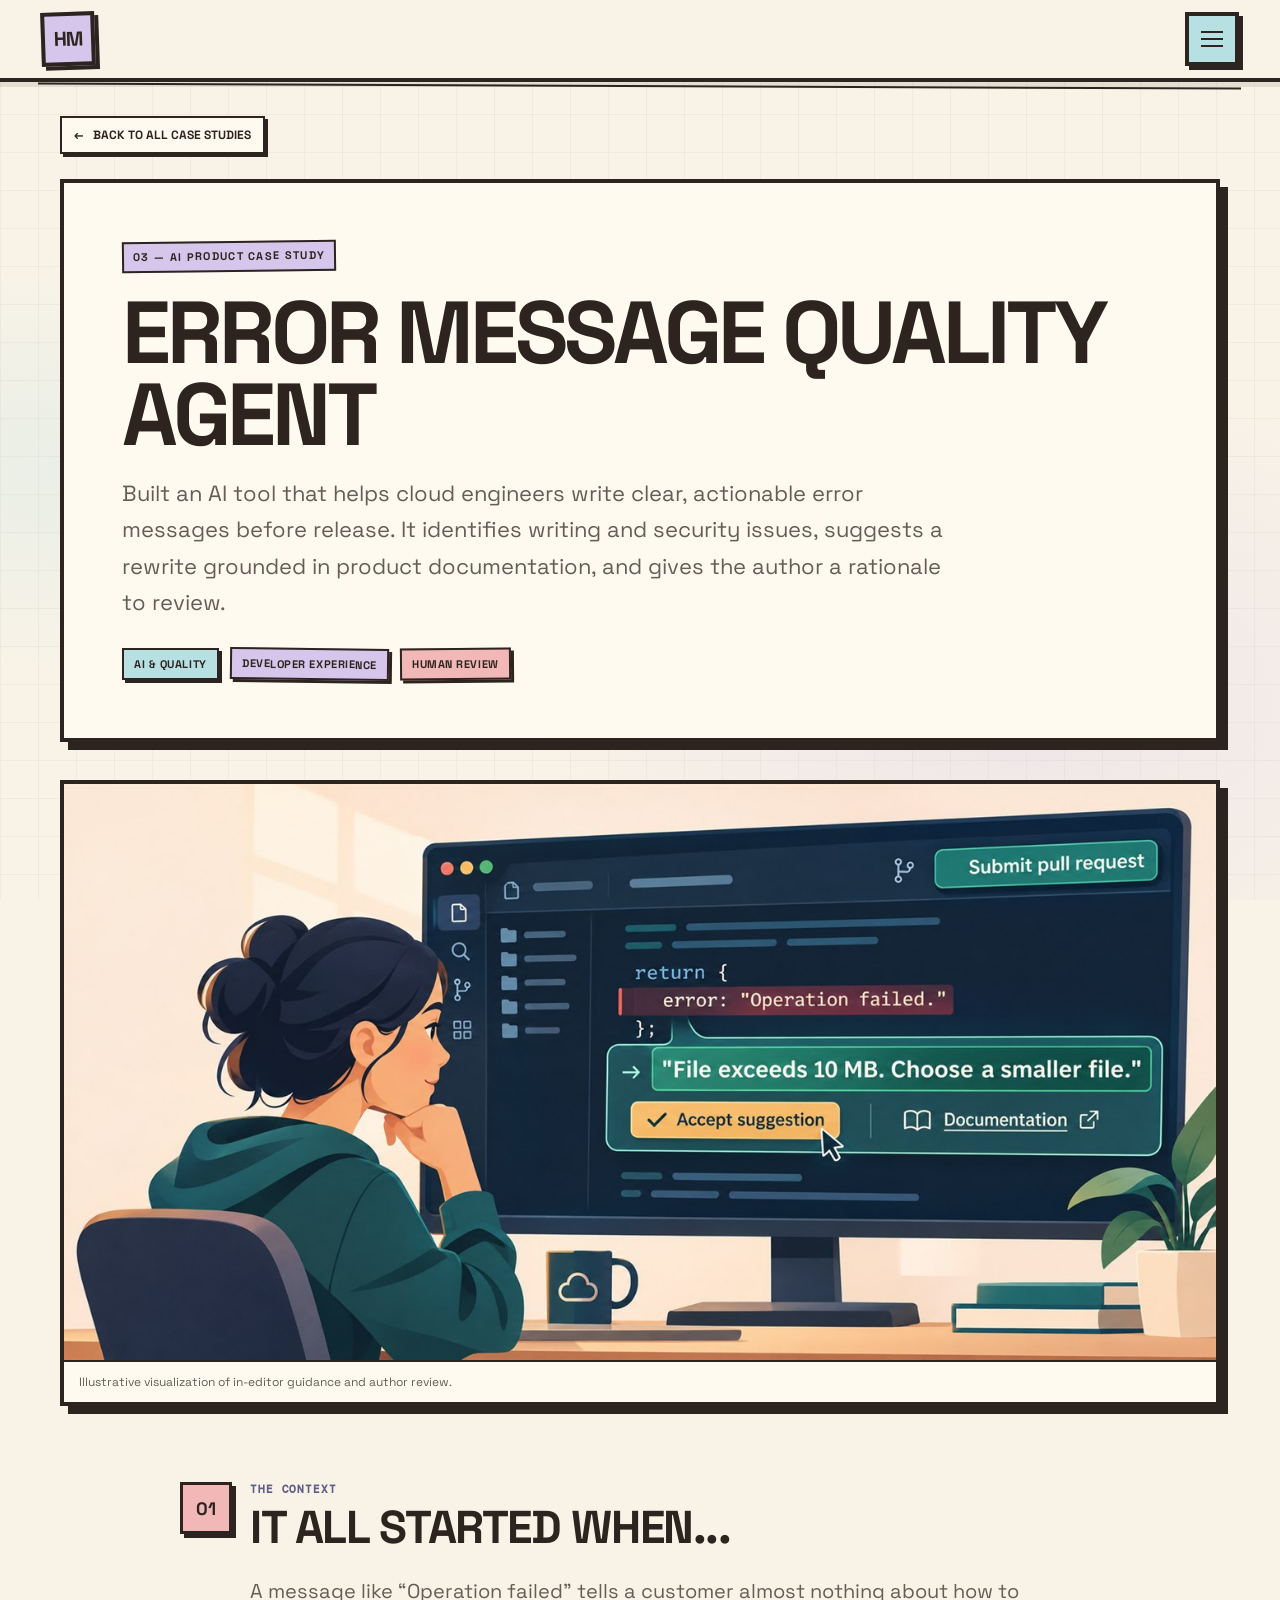
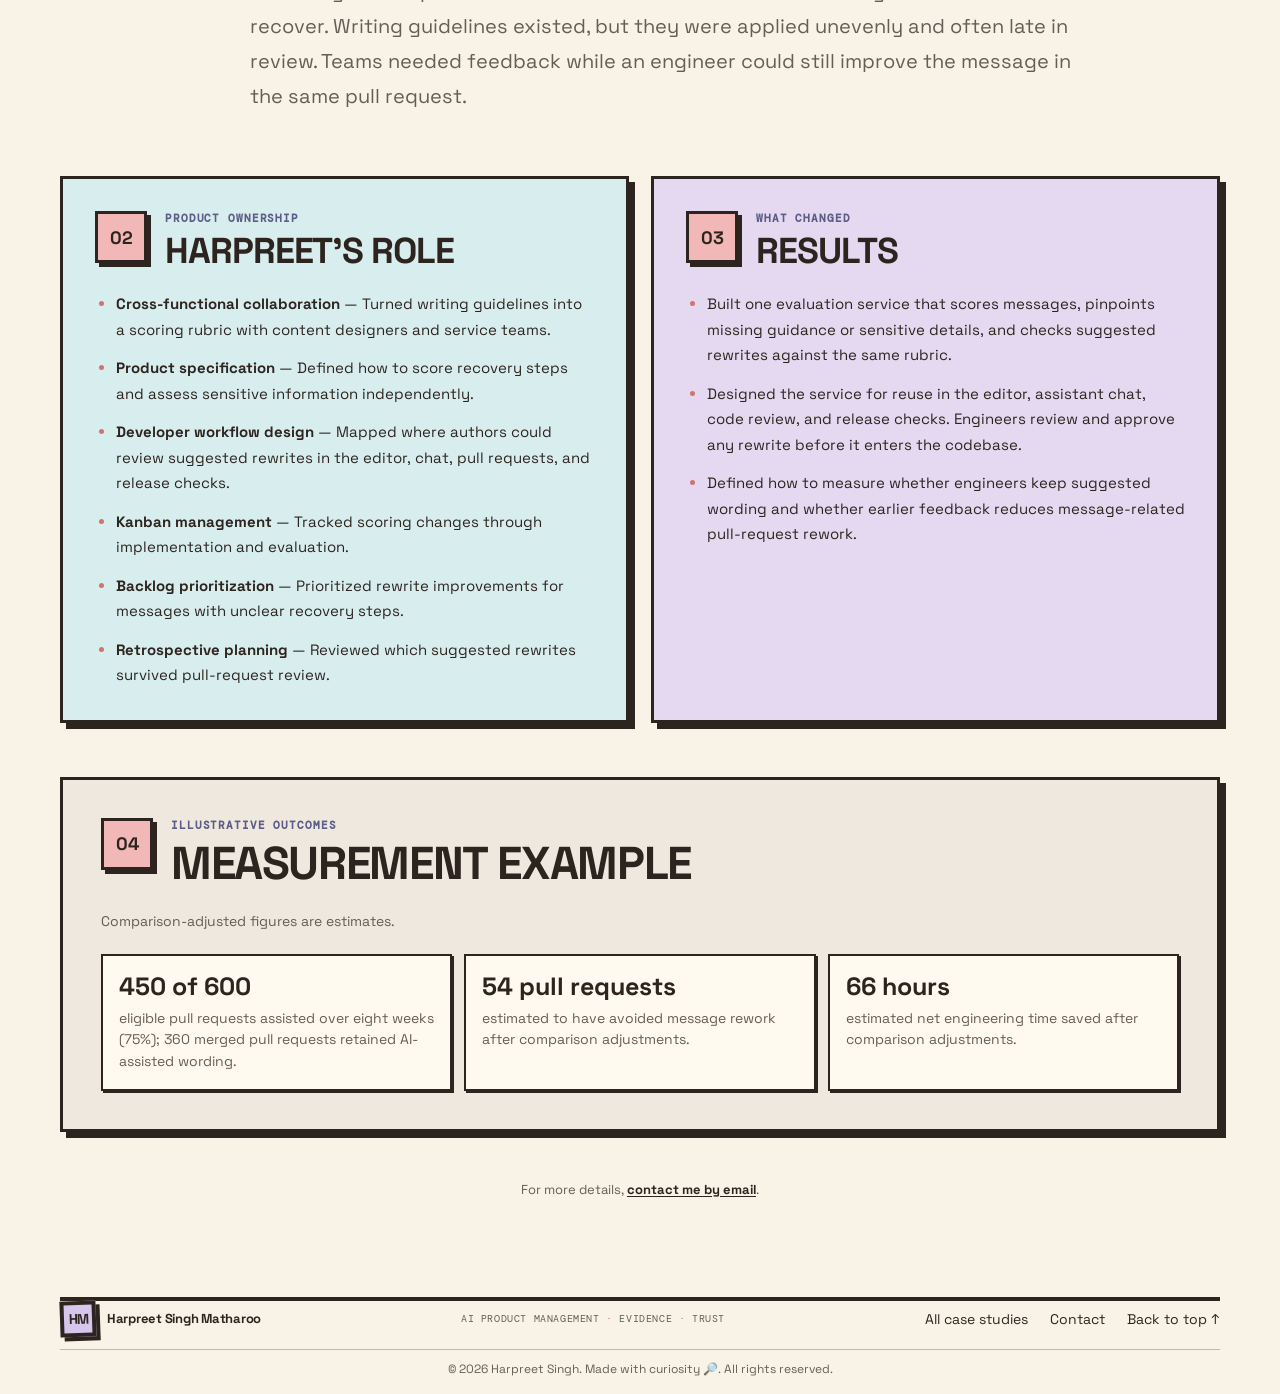
<file: case-studies/error-message-quality-agent.html>
<!doctype html>
<html lang="en">
  <head>
    <meta charset="utf-8">
    <meta name="viewport" content="width=device-width, initial-scale=1">
    <meta
      name="description"
      content="An AI writing tool that helps cloud engineers improve error-message clarity and safety before release."
    >
    <meta name="theme-color" content="#f9f3e7">
    <title>Error Message Quality Agent — Harpreet Singh Matharoo</title>
    <link rel="stylesheet" href="../styles.css">
  </head>
  <body class="case-study-page">
    <a class="skip-link" href="#main">Skip to content</a>

    <header class="site-header">
      <a class="wordmark" href="../index.html" aria-label="Harpreet Singh Matharoo, home">
        <span class="wordmark-mark" aria-hidden="true">HM</span>
        <span>Harpreet Singh Matharoo</span>
      </a>
      <nav class="site-nav" aria-label="Main navigation">
        <details class="nav-menu">
          <summary aria-label="Toggle main navigation">
            <span class="menu-icon" aria-hidden="true"><span></span><span></span><span></span></span>
          </summary>
          <div class="nav-panel">
            <a href="../index.html">Home</a>
            <a href="../index.html#about">About</a>
            <a href="../experience.html">Experience and Credentials</a>
            <a href="../case-studies.html" aria-current="page">Case studies</a>
            <a href="../contact.html">Contact</a>
          </div>
        </details>
      </nav>
    </header>

    <main id="main" class="project-shell page-wrap">
      <a class="project-back-link" href="../case-studies.html"><span aria-hidden="true">←</span> Back to all case studies</a>

      <header class="project-header">
        <p class="eyebrow">03 — AI PRODUCT CASE STUDY</p>
        <h1>Error Message Quality Agent</h1>
        <p class="project-subtitle">
          Built an AI tool that helps cloud engineers write clear, actionable error messages
          before release. It identifies writing and security issues, suggests a rewrite grounded
          in product documentation, and gives the author a rationale to review.
        </p>
        <div class="project-tags" aria-label="Project themes">
          <span>AI &amp; QUALITY</span>
          <span>DEVELOPER EXPERIENCE</span>
          <span>HUMAN REVIEW</span>
        </div>
      </header>

      <figure class="project-hero-visual">
        <img
          src="../assets/case-studies/error-message-quality-agent.jpg"
          alt="Illustration of an engineer reviewing a clearer error-message suggestion before submitting a code change."
          width="1400"
          height="700"
          fetchpriority="high"
          decoding="async"
        >
        <figcaption>Illustrative visualization of in-editor guidance and author review.</figcaption>
      </figure>

      <section class="project-story" aria-labelledby="story-title">
        <div class="project-section-heading">
          <span class="project-section-number">01</span>
          <div>
            <p class="project-overline">THE CONTEXT</p>
            <h2 id="story-title">It All Started When...</h2>
          </div>
        </div>
        <p class="project-story-copy">
          A message like “Operation failed” tells a customer almost nothing about how to recover.
          Writing guidelines existed, but they were applied unevenly and often late in review.
          Teams needed feedback while an engineer could still improve the message in the same
          pull request.
        </p>
      </section>

      <div class="project-columns">
        <section class="project-panel project-panel-role" aria-labelledby="role-title">
          <div class="project-section-heading">
            <span class="project-section-number">02</span>
            <div>
              <p class="project-overline">PRODUCT OWNERSHIP</p>
              <h2 id="role-title">Harpreet's Role</h2>
            </div>
          </div>
          <ul class="project-list">
            <li><strong>Cross-functional collaboration</strong> — Turned writing guidelines into a scoring rubric with content designers and service teams.</li>
            <li><strong>Product specification</strong> — Defined how to score recovery steps and assess sensitive information independently.</li>
            <li><strong>Developer workflow design</strong> — Mapped where authors could review suggested rewrites in the editor, chat, pull requests, and release checks.</li>
            <li><strong>Kanban management</strong> — Tracked scoring changes through implementation and evaluation.</li>
            <li><strong>Backlog prioritization</strong> — Prioritized rewrite improvements for messages with unclear recovery steps.</li>
            <li><strong>Retrospective planning</strong> — Reviewed which suggested rewrites survived pull-request review.</li>
          </ul>
        </section>

        <section class="project-panel project-panel-results" aria-labelledby="results-title">
          <div class="project-section-heading">
            <span class="project-section-number">03</span>
            <div>
              <p class="project-overline">WHAT CHANGED</p>
              <h2 id="results-title">Results</h2>
            </div>
          </div>
          <ul class="project-list">
            <li>Built one evaluation service that scores messages, pinpoints missing guidance or sensitive details, and checks suggested rewrites against the same rubric.</li>
            <li>Designed the service for reuse in the editor, assistant chat, code review, and release checks. Engineers review and approve any rewrite before it enters the codebase.</li>
            <li>Defined how to measure whether engineers keep suggested wording and whether earlier feedback reduces message-related pull-request rework.</li>
          </ul>
        </section>
      </div>

      <section class="project-measurement" aria-labelledby="measurement-title">
        <div class="project-section-heading">
          <span class="project-section-number">04</span>
          <div>
            <p class="project-overline">ILLUSTRATIVE OUTCOMES</p>
            <h2 id="measurement-title">Measurement example</h2>
          </div>
        </div>
        <p class="project-measurement-note">Comparison-adjusted figures are estimates.</p>
        <ul class="project-metrics">
          <li><strong>450 of 600</strong><span>eligible pull requests assisted over eight weeks (75%); 360 merged pull requests retained AI-assisted wording.</span></li>
          <li><strong>54 pull requests</strong><span>estimated to have avoided message rework after comparison adjustments.</span></li>
          <li><strong>66 hours</strong><span>estimated net engineering time saved after comparison adjustments.</span></li>
        </ul>
      </section>

      <p class="project-contact-note">For more details, <a href="mailto:Harpreets.Matharoo@outlook.in?subject=Case%20study%20request">contact me by email</a>.</p>
    </main>

    <footer class="site-footer page-wrap">
      <a class="wordmark footer-wordmark" href="../index.html"><span class="wordmark-mark" aria-hidden="true">HM</span><span>Harpreet Singh Matharoo</span></a>
      <span>AI PRODUCT MANAGEMENT <b>·</b> EVIDENCE <b>·</b> TRUST</span>
      <div class="footer-links">
        <a href="../case-studies.html">All case studies</a>
        <a href="../contact.html">Contact</a>
        <a href="#main">Back to top ↑</a>
      </div>
      <small class="footer-copyright">© 2026 Harpreet Singh. Made with curiosity 🔎. All rights reserved.</small>
    </footer>
  </body>
</html>
</file>
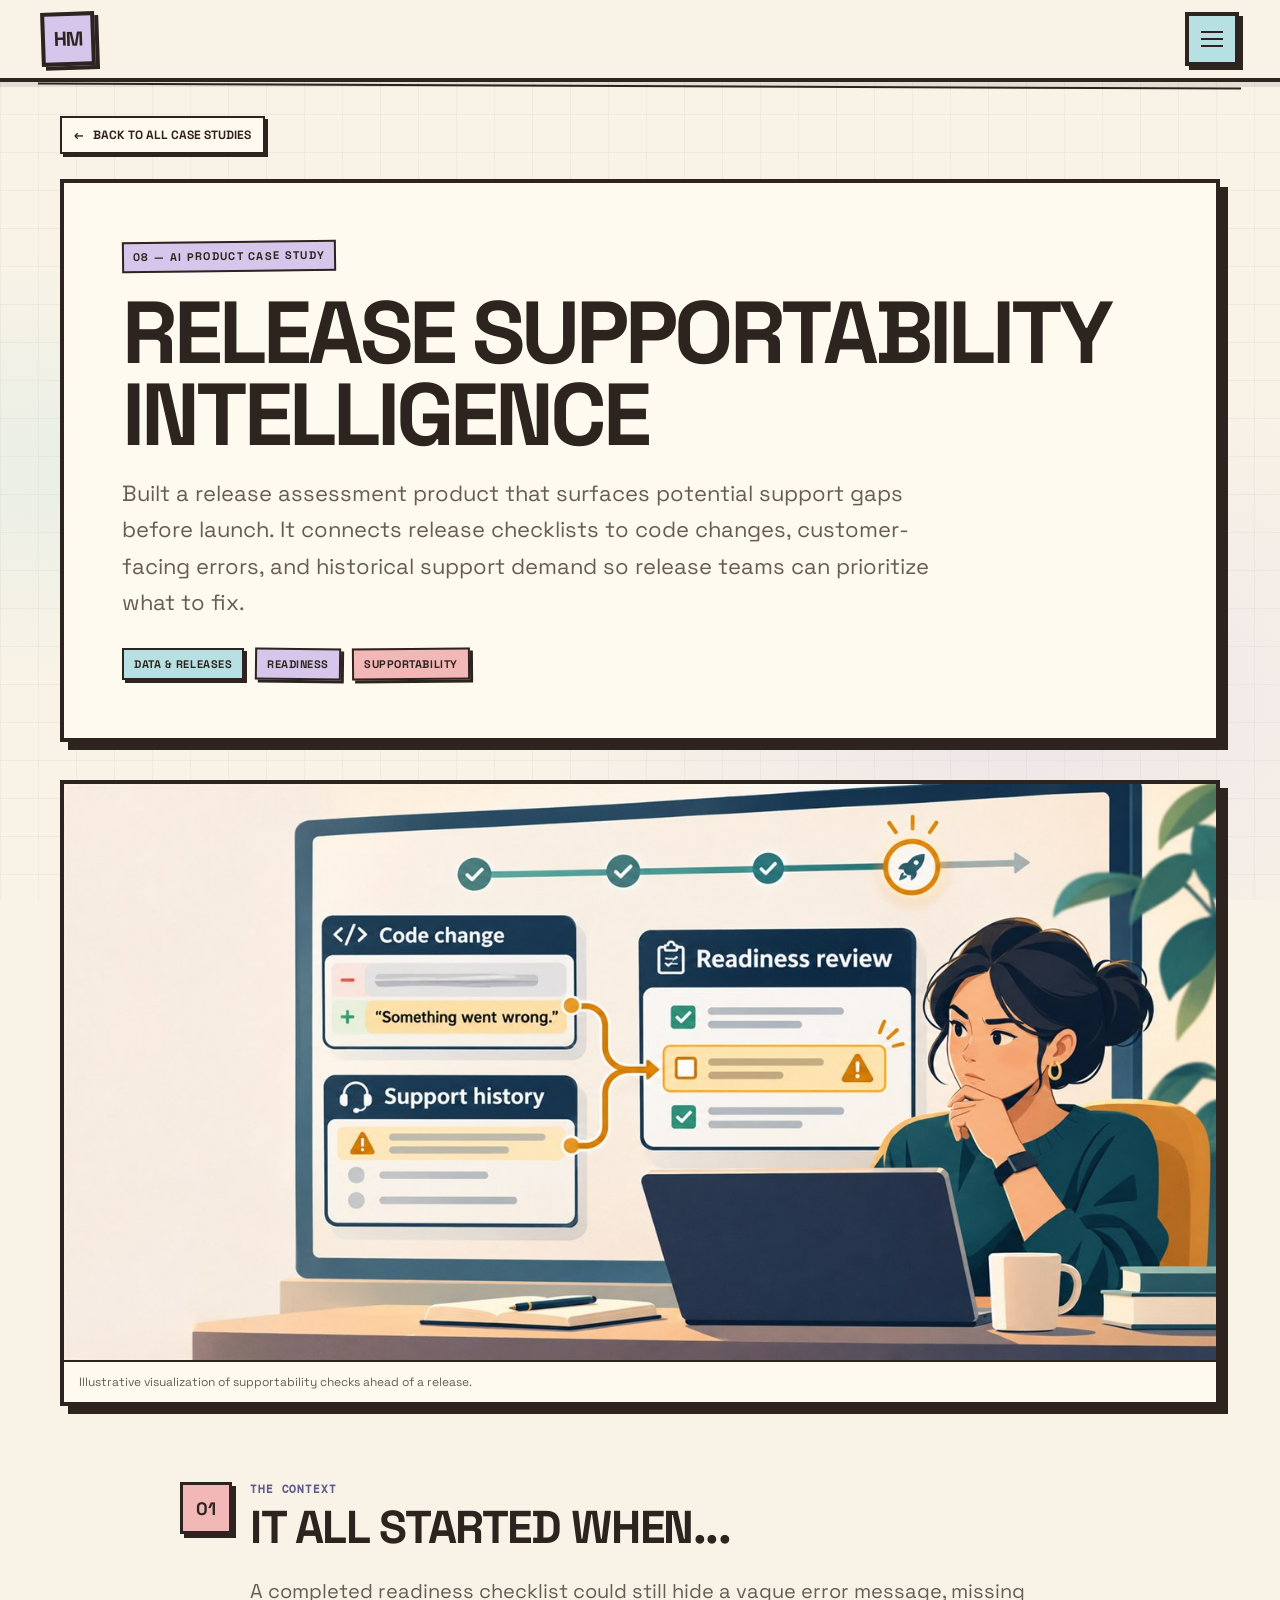
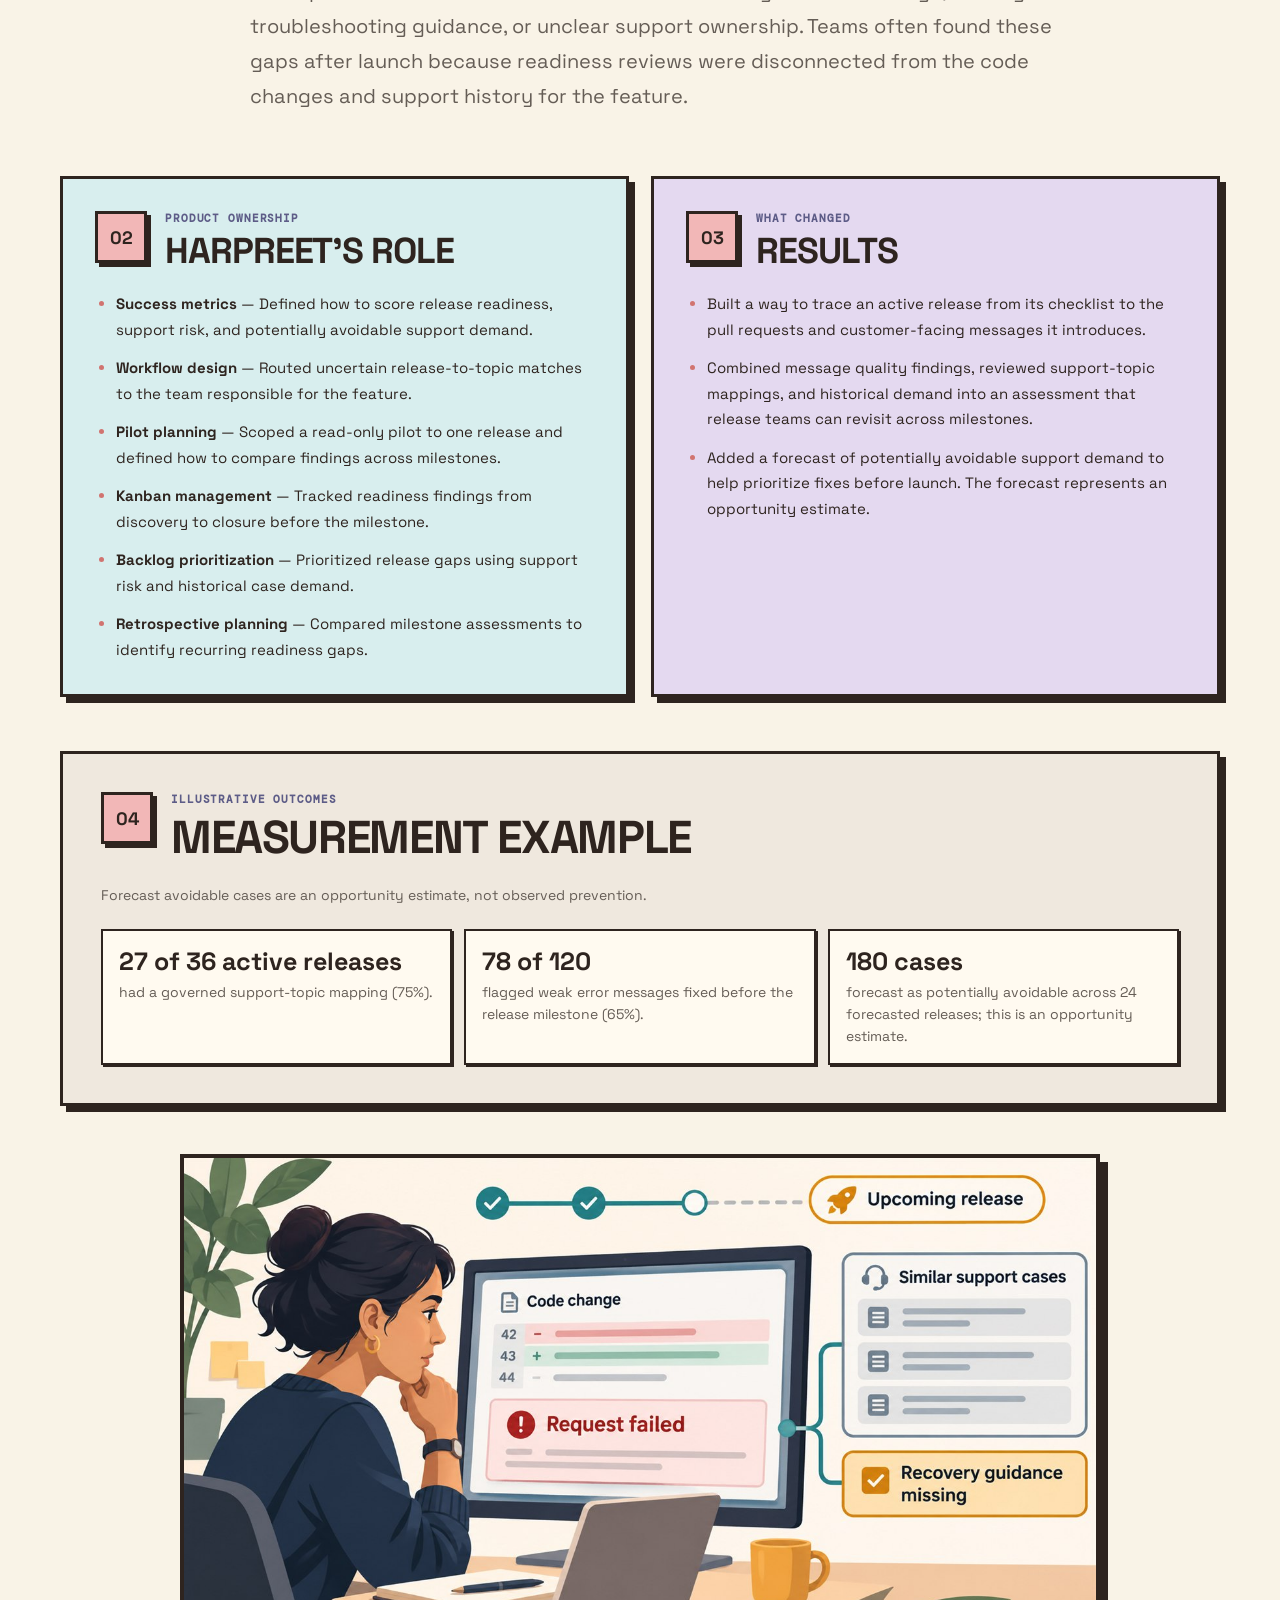
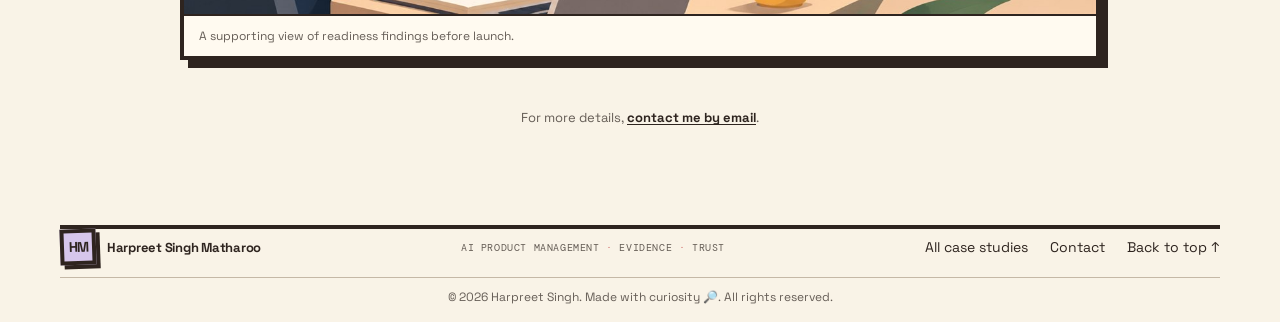
<file: case-studies/release-supportability-intelligence.html>
<!doctype html>
<html lang="en">
  <head>
    <meta charset="utf-8">
    <meta name="viewport" content="width=device-width, initial-scale=1">
    <meta
      name="description"
      content="A release assessment product that surfaces support-readiness gaps before launch."
    >
    <meta name="theme-color" content="#f9f3e7">
    <title>Release Supportability Intelligence — Harpreet Singh Matharoo</title>
    <link rel="stylesheet" href="../styles.css">
  </head>
  <body class="case-study-page">
    <a class="skip-link" href="#main">Skip to content</a>

    <header class="site-header">
      <a class="wordmark" href="../index.html" aria-label="Harpreet Singh Matharoo, home">
        <span class="wordmark-mark" aria-hidden="true">HM</span>
        <span>Harpreet Singh Matharoo</span>
      </a>
      <nav class="site-nav" aria-label="Main navigation">
        <details class="nav-menu">
          <summary aria-label="Toggle main navigation">
            <span class="menu-icon" aria-hidden="true"><span></span><span></span><span></span></span>
          </summary>
          <div class="nav-panel">
            <a href="../index.html">Home</a>
            <a href="../index.html#about">About</a>
            <a href="../experience.html">Experience and Credentials</a>
            <a href="../case-studies.html" aria-current="page">Case studies</a>
            <a href="../contact.html">Contact</a>
          </div>
        </details>
      </nav>
    </header>

    <main id="main" class="project-shell page-wrap">
      <a class="project-back-link" href="../case-studies.html"><span aria-hidden="true">←</span> Back to all case studies</a>

      <header class="project-header">
        <p class="eyebrow">08 — AI PRODUCT CASE STUDY</p>
        <h1>Release Supportability Intelligence</h1>
        <p class="project-subtitle">
          Built a release assessment product that surfaces potential support gaps before launch.
          It connects release checklists to code changes, customer-facing errors, and historical
          support demand so release teams can prioritize what to fix.
        </p>
        <div class="project-tags" aria-label="Project themes">
          <span>DATA &amp; RELEASES</span>
          <span>READINESS</span>
          <span>SUPPORTABILITY</span>
        </div>
      </header>

      <figure class="project-hero-visual">
        <img
          src="../assets/case-studies/release-supportability-intelligence.jpg"
          alt="Illustration of a release readiness review connecting a code change and support history to an upcoming launch."
          width="1400"
          height="700"
          fetchpriority="high"
          decoding="async"
        >
        <figcaption>Illustrative visualization of supportability checks ahead of a release.</figcaption>
      </figure>

      <section class="project-story" aria-labelledby="story-title">
        <div class="project-section-heading">
          <span class="project-section-number">01</span>
          <div>
            <p class="project-overline">THE CONTEXT</p>
            <h2 id="story-title">It All Started When...</h2>
          </div>
        </div>
        <p class="project-story-copy">
          A completed readiness checklist could still hide a vague error message, missing
          troubleshooting guidance, or unclear support ownership. Teams often found these gaps
          after launch because readiness reviews were disconnected from the code changes and
          support history for the feature.
        </p>
      </section>

      <div class="project-columns">
        <section class="project-panel project-panel-role" aria-labelledby="role-title">
          <div class="project-section-heading">
            <span class="project-section-number">02</span>
            <div>
              <p class="project-overline">PRODUCT OWNERSHIP</p>
              <h2 id="role-title">Harpreet's Role</h2>
            </div>
          </div>
          <ul class="project-list">
            <li><strong>Success metrics</strong> — Defined how to score release readiness, support risk, and potentially avoidable support demand.</li>
            <li><strong>Workflow design</strong> — Routed uncertain release-to-topic matches to the team responsible for the feature.</li>
            <li><strong>Pilot planning</strong> — Scoped a read-only pilot to one release and defined how to compare findings across milestones.</li>
            <li><strong>Kanban management</strong> — Tracked readiness findings from discovery to closure before the milestone.</li>
            <li><strong>Backlog prioritization</strong> — Prioritized release gaps using support risk and historical case demand.</li>
            <li><strong>Retrospective planning</strong> — Compared milestone assessments to identify recurring readiness gaps.</li>
          </ul>
        </section>

        <section class="project-panel project-panel-results" aria-labelledby="results-title">
          <div class="project-section-heading">
            <span class="project-section-number">03</span>
            <div>
              <p class="project-overline">WHAT CHANGED</p>
              <h2 id="results-title">Results</h2>
            </div>
          </div>
          <ul class="project-list">
            <li>Built a way to trace an active release from its checklist to the pull requests and customer-facing messages it introduces.</li>
            <li>Combined message quality findings, reviewed support-topic mappings, and historical demand into an assessment that release teams can revisit across milestones.</li>
            <li>Added a forecast of potentially avoidable support demand to help prioritize fixes before launch. The forecast represents an opportunity estimate.</li>
          </ul>
        </section>
      </div>

      <section class="project-measurement" aria-labelledby="measurement-title">
        <div class="project-section-heading">
          <span class="project-section-number">04</span>
          <div>
            <p class="project-overline">ILLUSTRATIVE OUTCOMES</p>
            <h2 id="measurement-title">Measurement example</h2>
          </div>
        </div>
        <p class="project-measurement-note">Forecast avoidable cases are an opportunity estimate, not observed prevention.</p>
        <ul class="project-metrics">
          <li><strong>27 of 36 active releases</strong><span>had a governed support-topic mapping (75%).</span></li>
          <li><strong>78 of 120</strong><span>flagged weak error messages fixed before the release milestone (65%).</span></li>
          <li><strong>180 cases</strong><span>forecast as potentially avoidable across 24 forecasted releases; this is an opportunity estimate.</span></li>
        </ul>
      </section>

      <figure class="project-secondary-visual">
        <img
          src="../assets/case-studies/release-supportability-follow-up.jpg"
          alt="Illustration of a release readiness review linking a code change and support history to a launch decision."
          width="1400"
          height="700"
          loading="lazy"
          decoding="async"
        >
        <figcaption>A supporting view of readiness findings before launch.</figcaption>
      </figure>

      <p class="project-contact-note">For more details, <a href="mailto:Harpreets.Matharoo@outlook.in?subject=Case%20study%20request">contact me by email</a>.</p>
    </main>

    <footer class="site-footer page-wrap">
      <a class="wordmark footer-wordmark" href="../index.html"><span class="wordmark-mark" aria-hidden="true">HM</span><span>Harpreet Singh Matharoo</span></a>
      <span>AI PRODUCT MANAGEMENT <b>·</b> EVIDENCE <b>·</b> TRUST</span>
      <div class="footer-links">
        <a href="../case-studies.html">All case studies</a>
        <a href="../contact.html">Contact</a>
        <a href="#main">Back to top ↑</a>
      </div>
      <small class="footer-copyright">© 2026 Harpreet Singh. Made with curiosity 🔎. All rights reserved.</small>
    </footer>
  </body>
</html>
</file>
<file: styles.css>
@import url('https://fonts.googleapis.com/css2?family=DM+Mono:wght@400;500&family=DM+Sans:wght@400;500;600;700&family=Manrope:wght@400;500;600;700;800&family=Space+Grotesk:wght@400;500;600;700&display=swap');

:root {
  color-scheme: light;
  --paper: #f9f3e7;
  --surface: #fffaf0;
  --surface-soft: #efe8de;
  --ink: #2e241f;
  --muted: #655d56;
  --teal: #b7e0e3;
  --blue: #d6c6eb;
  --coral: #f2b7b7;
  --line: #c5b8a6;
  --line-soft: #e0d7ca;
  --line-strong: #2e241f;
  --accent: #5d5c87;
  --accent-strong: #2e241f;
  --accent-warm: #d17470;
  --accent-warm-soft: #f6d2c8;
  --teal-strong: #4e99a5;
  --blue-strong: #816ba6;
  --coral-strong: #c96963;
  --mono: "DM Mono", "Courier New", monospace;
  --sans: "Space Grotesk", "DM Sans", "Segoe UI", sans-serif;
  --display: "Space Grotesk", "Segoe UI", sans-serif;
}

* {
  box-sizing: border-box;
}

html {
  scroll-behavior: smooth;
}

body {
  margin: 0;
  background: var(--paper);
  color: var(--ink);
  font-family: var(--sans);
  -webkit-font-smoothing: antialiased;
}

a {
  color: inherit;
}

a:focus-visible {
  outline: 3px solid var(--accent-warm);
  outline-offset: 4px;
}

.page-wrap {
  width: min(1160px, calc(100% - 64px));
  margin-inline: auto;
}

.skip-link {
  position: absolute;
  z-index: 5;
  top: 12px;
  left: 12px;
  padding: 10px 14px;
  transform: translateY(-160%);
  background: var(--ink);
  color: white;
}

.skip-link:focus {
  transform: translateY(0);
}

.site-header {
  width: min(1320px, calc(100% - 64px));
  height: 82px;
  margin: 0 auto;
  display: flex;
  align-items: center;
  justify-content: space-between;
  border-bottom: 1px solid var(--line);
}

.wordmark {
  display: inline-flex;
  gap: 11px;
  align-items: center;
  color: var(--ink);
  font-size: 15px;
  font-weight: 700;
  text-decoration: none;
  letter-spacing: -0.02em;
}

.wordmark-mark {
  width: 31px;
  height: 31px;
  display: grid;
  place-items: center;
  border: 1px solid var(--ink);
  border-radius: 50%;
  font-family: var(--display);
  font-size: 12px;
  font-weight: 800;
  letter-spacing: -0.08em;
}

.site-nav {
  display: flex;
  align-items: center;
  gap: 34px;
}

.site-nav a,
.footer-links a {
  font-size: 14px;
  text-decoration: none;
}

.site-nav a:hover,
.footer-links a:hover,
.text-link:hover {
  color: var(--accent);
}

.site-nav a[aria-current="page"] {
  color: var(--accent);
  font-weight: 700;
}

.button span {
  padding-left: 9px;
}

.page-hero {
  min-height: 440px;
  display: grid;
  grid-template-columns: 1.3fr 0.7fr;
  align-items: end;
  gap: 56px;
  padding-top: 84px;
  padding-bottom: 68px;
}

.page-hero h1 {
  max-width: 720px;
  margin-bottom: 22px;
  font-size: clamp(58px, 5.8vw, 76px);
}

.page-lede {
  max-width: 620px;
  margin-bottom: 0;
  color: var(--muted);
  font-size: 18px;
  line-height: 1.8;
}

.page-actions {
  display: flex;
  flex-wrap: wrap;
  align-items: center;
  gap: 22px;
  margin-top: 28px;
}

.page-aside {
  max-width: 420px;
  justify-self: end;
  padding: 7px 0 4px 25px;
  border-left: 1px solid var(--line);
}

.page-aside .eyebrow {
  margin-bottom: 15px;
}

.page-aside p:not(.eyebrow) {
  margin-bottom: 13px;
  color: var(--muted);
  font-size: 14px;
  line-height: 1.75;
}

.page-aside p:last-child {
  margin-bottom: 0;
}

.page-aside p:not(.eyebrow) + p:not(.eyebrow) {
  padding-top: 12px;
  border-top: 1px solid var(--line-soft);
}

.hero {
  min-height: 625px;
  position: relative;
  display: grid;
  grid-template-columns: 1.1fr 0.9fr;
  align-items: center;
  gap: 35px;
  padding-top: 40px;
  padding-bottom: 75px;
}

.hero-copy {
  max-width: 610px;
  padding-top: 5px;
}

.eyebrow {
  margin: 0 0 23px;
  color: var(--accent);
  font-family: var(--mono);
  font-size: 15px;
  line-height: 1.5;
  letter-spacing: 0.04em;
}

.status-dot {
  width: 7px;
  height: 7px;
  display: inline-block;
  margin-right: 7px;
  border-radius: 50%;
  background: var(--accent-warm);
  vertical-align: 1px;
}

.hero-badges {
  display: flex;
  flex-wrap: wrap;
  gap: 8px;
  margin: -7px 0 23px;
}

.hero-badges span {
  padding: 7px 11px;
  border: 1px solid var(--line);
  border-radius: 999px;
  background: var(--surface);
  color: var(--accent-strong);
  font-size: 12px;
  font-weight: 600;
}

h1,
h2,
h3,
p {
  margin-top: 0;
}

h1,
h2 {
  font-family: var(--display);
  font-weight: 700;
  letter-spacing: -0.045em;
}

h1 {
  max-width: 600px;
  margin-bottom: 23px;
  font-size: clamp(64px, 5.8vw, 76px);
  line-height: 0.98;
}

h1 em,
h2 em {
  color: var(--accent);
  font-family: Georgia, "Times New Roman", serif;
  font-weight: 400;
}

.hero-summary {
  max-width: 475px;
  margin-bottom: 28px;
  color: var(--muted);
  font-size: 18px;
  line-height: 1.8;
}

.hero-actions {
  display: flex;
  flex-wrap: wrap;
  align-items: center;
  gap: 24px;
}

.button {
  min-height: 45px;
  display: inline-flex;
  align-items: center;
  justify-content: center;
  padding: 0 17px;
  border-radius: 3px;
  font-size: 14px;
  font-weight: 600;
  text-decoration: none;
  transition: transform 160ms ease, background 160ms ease;
}

.button:hover {
  transform: translateY(-2px);
}

.button-dark {
  background: var(--ink);
  color: #fff;
}

.button-dark:hover {
  background: var(--accent-strong);
}

.text-link {
  font-size: 14px;
  font-weight: 600;
  text-decoration: none;
}

.hero-note {
  max-width: 415px;
  display: flex;
  gap: 13px;
  align-items: flex-start;
  margin-top: 67px;
}

.note-rule {
  width: 25px;
  height: 1px;
  flex: 0 0 auto;
  margin-top: 9px;
  background: var(--accent-warm);
}

.hero-note p {
  margin: 0;
  color: var(--muted);
  font-family: Georgia, "Times New Roman", serif;
  font-size: 16px;
  font-style: italic;
  line-height: 1.65;
}

.hero-portrait {
  min-height: 430px;
  position: relative;
  overflow: hidden;
  isolation: isolate;
  border: 1px solid var(--line);
  border-radius: 50% 50% 4px 4px;
  background:
    radial-gradient(ellipse at 50% 55%, rgba(217, 233, 231, 0.72), rgba(243, 246, 248, 0) 58%),
    linear-gradient(145deg, #e9eff2, #e2ebef 48%, #eef2f4);
}

.hero-portrait::before {
  position: absolute;
  z-index: 1;
  inset: 18px;
  border: 1px solid rgba(29, 45, 59, 0.12);
  border-radius: 50% 50% 2px 2px;
  content: "";
  pointer-events: none;
}

.hero-portrait img {
  width: 100%;
  height: 100%;
  position: absolute;
  inset: 0;
  object-fit: cover;
  object-position: center;
}

.portrait-caption,
.about-portrait-caption {
  position: absolute;
  z-index: 2;
  right: 22px;
  bottom: 22px;
  left: 22px;
  display: grid;
  gap: 5px;
  padding: 13px 15px;
  border: 1px solid rgba(29, 45, 59, 0.12);
  border-radius: 3px;
  background: rgba(252, 253, 254, 0.94);
}

.portrait-caption span,
.about-portrait-caption span {
  color: var(--muted);
  font-family: var(--mono);
  font-size: 12px;
  letter-spacing: 0.06em;
}

.portrait-caption strong,
.about-portrait-caption strong {
  color: var(--ink);
  font-family: var(--display);
  font-size: 17px;
  font-weight: 600;
  letter-spacing: -0.02em;
}

.signal-strip {
  border-block: 1px solid var(--line);
  background: rgba(226, 234, 238, 0.65);
}

.signal-inner {
  min-height: 82px;
  display: flex;
  align-items: center;
  justify-content: space-between;
  gap: 18px;
}

.signal-inner > span {
  color: var(--accent);
  font-family: var(--mono);
  font-size: 12px;
  letter-spacing: 0.08em;
}

.signal-inner p {
  margin: 0;
  color: var(--muted);
  font-size: 15px;
  font-weight: 500;
}

.signal-inner i {
  width: 4px;
  height: 4px;
  border-radius: 50%;
  background: var(--accent-warm);
}

.experience-section {
  background: var(--surface);
}

.experience-heading {
  margin-bottom: 42px;
}

.experience-list {
  border-top: 1px solid var(--line);
}

.experience-item {
  display: grid;
  grid-template-columns: 150px 1fr;
  gap: 35px;
  padding: 28px 0;
  border-bottom: 1px solid var(--line);
}

.experience-date {
  margin: 4px 0 0;
  color: var(--accent);
  font-family: var(--mono);
  font-size: 11px;
  line-height: 1.6;
  letter-spacing: 0.04em;
}

.experience-company {
  margin-bottom: 8px;
  color: var(--muted);
  font-family: var(--mono);
  font-size: 11px;
  line-height: 1.6;
  letter-spacing: 0.06em;
}

.experience-detail h3 {
  margin-bottom: 8px;
  font-family: var(--display);
  font-size: 26px;
  font-weight: 600;
  letter-spacing: -0.04em;
}

.experience-detail > p:last-of-type {
  max-width: 700px;
  margin-bottom: 0;
  color: var(--muted);
  font-size: 16px;
  line-height: 1.75;
}

.experience-tags {
  display: flex;
  flex-wrap: wrap;
  gap: 8px;
  margin-top: 15px;
}

.experience-tags span {
  padding: 6px 10px;
  border: 1px solid var(--line);
  border-radius: 999px;
  color: var(--muted);
  font-size: 12px;
}

.experience-resume,
.all-work-link,
.contact-resume {
  display: inline-flex;
  align-items: center;
  gap: 10px;
  color: var(--accent);
  font-size: 14px;
  font-weight: 600;
  text-decoration: none;
}

.experience-resume {
  margin-top: 24px;
}

.experience-resume:hover,
.all-work-link:hover,
.contact-resume:hover {
  color: var(--accent-strong);
  text-decoration: underline;
  text-underline-offset: 4px;
}

.section-pad {
  padding-top: 112px;
  padding-bottom: 112px;
}

.section-heading {
  display: grid;
  grid-template-columns: 1.2fr 0.8fr;
  align-items: end;
  gap: 70px;
  margin-bottom: 52px;
}

.section-heading .eyebrow,
.approach-heading .eyebrow,
.contact-section .eyebrow {
  margin-bottom: 20px;
}

h2 {
  margin-bottom: 0;
  font-size: clamp(50px, 5.8vw, 74px);
  line-height: 1.07;
}

.section-intro {
  max-width: 390px;
  margin-bottom: 4px;
  color: var(--muted);
  font-size: 16px;
  line-height: 1.85;
}

.work-grid {
  display: grid;
  grid-template-columns: repeat(3, 1fr);
  gap: 17px;
}

.work-card {
  min-height: 490px;
  display: flex;
  flex-direction: column;
  padding: 20px 21px 19px;
  border: 1px solid rgba(29, 45, 59, 0.11);
  border-radius: 4px;
  transition: transform 180ms ease, box-shadow 180ms ease;
}

.work-card:hover {
  transform: translateY(-4px);
  box-shadow: 0 16px 35px rgba(29, 45, 59, 0.08);
}

.card-teal {
  border-top: 4px solid var(--teal-strong);
  background: #f0f6f5;
}

.card-blue {
  border-top: 4px solid var(--blue-strong);
  background: #f1f4f8;
}

.card-coral {
  border-top: 4px solid var(--coral-strong);
  background: #f8f2ed;
}

.card-topline {
  display: flex;
  justify-content: space-between;
  color: var(--muted);
  font-family: var(--mono);
  font-size: 11px;
  letter-spacing: 0.05em;
}

.card-graphic {
  height: 146px;
  position: relative;
  display: grid;
  place-items: center;
  margin: 17px 0 23px;
  overflow: hidden;
  border-radius: 2px;
  background: rgba(255, 255, 255, 0.42);
}

.case-diagram {
  display: block;
  width: 100%;
  height: 100%;
}

.card-kicker {
  margin-bottom: 9px;
  color: var(--accent);
  font-family: var(--mono);
  font-size: 11px;
  letter-spacing: 0.08em;
}

.work-card h3 {
  max-width: 270px;
  margin-bottom: 10px;
  font-family: var(--display);
  font-size: clamp(26px, 2.5vw, 32px);
  font-weight: 600;
  line-height: 1.2;
  letter-spacing: -0.045em;
}

.card-description {
  min-height: 78px;
  margin-bottom: 15px;
  color: var(--muted);
  font-size: 16px;
  line-height: 1.65;
}

.card-meta {
  margin-bottom: 17px;
  color: var(--muted);
  font-size: 14px;
  line-height: 1.7;
}

.card-meta b {
  padding-inline: 3px;
  color: var(--accent-warm);
  font-weight: 400;
}

.card-foot {
  display: flex;
  justify-content: space-between;
  margin-top: auto;
  padding-top: 13px;
  border-top: 1px solid rgba(29, 45, 59, 0.14);
  color: var(--muted);
  font-family: var(--mono);
  color: var(--accent-strong);
  font-size: 12px;
  letter-spacing: 0.02em;
  text-decoration: none;
  transition: color 160ms ease;
}

.card-foot:hover {
  color: var(--accent);
}

.card-foot span {
  color: var(--accent);
  font-size: 12px;
}

.all-work-link {
  margin-top: 28px;
}

.study-grid {
  display: grid;
  grid-template-columns: repeat(2, minmax(0, 1fr));
  gap: 18px;
}

.study-card {
  min-height: 340px;
  display: flex;
  flex-direction: column;
  padding: 24px;
  border: 1px solid rgba(29, 45, 59, 0.11);
  border-radius: 4px;
  background: var(--surface);
}

.study-card .card-topline {
  margin-bottom: 27px;
}

.study-card .card-kicker {
  margin-bottom: 10px;
}

.study-card h2 {
  margin-bottom: 13px;
  font-family: var(--display);
  font-size: clamp(28px, 3vw, 38px);
  font-weight: 600;
  line-height: 1.18;
  letter-spacing: -0.045em;
}

.study-card > p:not(.card-kicker) {
  margin-bottom: 14px;
  color: var(--muted);
  font-size: 16px;
  line-height: 1.75;
}

.study-card .study-focus {
  margin-top: auto;
  color: var(--muted);
  font-size: 14px;
}

.study-focus b {
  padding-inline: 3px;
  color: var(--accent-warm);
  font-weight: 400;
}

.study-card .card-foot {
  margin-top: 0;
}

.contact-method-grid {
  display: grid;
  grid-template-columns: repeat(2, minmax(0, 1fr));
  gap: 16px;
}

.contact-card {
  min-height: 200px;
  display: flex;
  flex-direction: column;
  align-items: flex-start;
  padding: 25px;
  border: 1px solid var(--line);
  border-radius: 4px;
  background: var(--surface);
  text-decoration: none;
  transition: transform 160ms ease, border-color 160ms ease, box-shadow 160ms ease;
}

.contact-card:hover {
  transform: translateY(-3px);
  border-color: var(--line-strong);
  box-shadow: 0 14px 30px rgba(29, 45, 59, 0.06);
}

.contact-card-label {
  margin-bottom: 24px;
  color: var(--accent);
  font-family: var(--mono);
  font-size: 11px;
  letter-spacing: 0.07em;
}

.contact-card-title {
  margin-bottom: 16px;
  font-family: var(--display);
  font-size: clamp(22px, 2.5vw, 29px);
  font-weight: 600;
  letter-spacing: -0.04em;
  overflow-wrap: anywhere;
}

.contact-card-action {
  display: flex;
  gap: 8px;
  align-items: center;
  margin-top: auto;
  color: var(--muted);
  font-size: 13px;
}

.contact-card-action span {
  color: var(--accent);
}

.approach-section {
  background: var(--surface-soft);
}

.approach-content {
  display: block;
}

.approach-intro {
  display: grid;
  grid-template-columns: 1.1fr 0.9fr;
  align-items: end;
  gap: 78px;
  margin-bottom: 66px;
}

.approach-heading h2 {
  max-width: 650px;
  font-size: clamp(48px, 5vw, 66px);
}

.approach-lede {
  max-width: 440px;
  margin: 0 0 4px;
  color: var(--muted);
  font-size: 18px;
  line-height: 1.8;
}

.approach-subhead {
  display: flex;
  align-items: end;
  justify-content: space-between;
  gap: 28px;
  margin-bottom: 20px;
}

.approach-subhead h3 {
  max-width: 430px;
  margin: 0;
  font-family: var(--display);
  font-size: clamp(27px, 3vw, 36px);
  font-weight: 600;
  letter-spacing: -0.04em;
}

.approach-subhead > p:not(.eyebrow) {
  max-width: 350px;
  margin: 0 0 2px;
  color: var(--muted);
  font-size: 16px;
  line-height: 1.7;
}

.workflow-grid {
  display: grid;
  grid-template-columns: repeat(4, minmax(0, 1fr));
  gap: 12px;
}

.workflow-card {
  min-height: 325px;
  display: flex;
  flex-direction: column;
  padding: 24px 21px 21px;
  border: 1px solid var(--line);
  background: var(--surface);
}

.workflow-number,
.bring-mark {
  color: var(--accent);
  font-family: var(--mono);
  font-size: 11px;
  letter-spacing: 0.03em;
}

.workflow-card h4,
.bring-item h4,
.skill-group h5 {
  margin: 19px 0 8px;
  font-family: var(--display);
  font-size: 20px;
  font-weight: 600;
  letter-spacing: -0.03em;
}

.workflow-card > p:not(.workflow-output) {
  margin-bottom: 0;
  color: var(--muted);
  font-size: 15px;
  line-height: 1.75;
}

.workflow-output {
  margin: auto 0 0;
  padding-top: 15px;
  color: var(--muted);
  font-size: 14px;
  line-height: 1.6;
}

.workflow-output strong {
  display: block;
  margin-bottom: 4px;
  color: var(--accent);
  font-family: var(--mono);
  font-size: 11px;
  font-weight: 500;
  letter-spacing: 0.06em;
  text-transform: uppercase;
}

.approach-details {
  display: grid;
  grid-template-columns: 1fr;
  gap: 64px;
  margin-top: 76px;
}

.bring-panel .approach-subhead,
.skills-panel .approach-subhead {
  display: block;
  margin-bottom: 22px;
}

.bring-panel .eyebrow,
.skills-panel .eyebrow {
  margin-bottom: 14px;
}

.bring-list {
  display: grid;
  grid-template-columns: repeat(2, minmax(0, 1fr));
  gap: 23px 18px;
}

.bring-item {
  display: grid;
  grid-template-columns: 24px 1fr;
  gap: 10px;
  align-items: start;
  padding-top: 15px;
  border-top: 1px solid var(--line);
}

.bring-mark {
  padding-top: 4px;
}

.bring-item h4 {
  margin: 0 0 6px;
  font-size: 18px;
}

.bring-item p {
  margin: 0;
  color: var(--muted);
  font-size: 15px;
  line-height: 1.7;
}

.skills-grid {
  display: grid;
  grid-template-columns: repeat(2, minmax(0, 1fr));
  gap: 10px;
}

.skills-category + .skills-category {
  margin-top: 30px;
}

.skills-category-title {
  margin: 0 0 13px;
  color: var(--ink);
  font-family: var(--display);
  font-size: 19px;
  font-weight: 600;
}

.skill-group {
  padding: 17px;
  border: 1px solid var(--line);
  background: var(--surface);
}

.skill-group h5 {
  margin: 0 0 9px;
  font-size: 18px;
}

.skill-group p {
  margin: 0;
  color: var(--muted);
  font-size: 15px;
  line-height: 1.75;
}

.contact-section {
  min-height: 355px;
  display: flex;
  align-items: center;
  justify-content: space-between;
  gap: 55px;
  padding-block: 84px;
}

.contact-section h2 {
  font-size: clamp(48px, 5.5vw, 68px);
}

.contact-action {
  max-width: 315px;
  padding-top: 39px;
}

.contact-links {
  display: flex;
  flex-wrap: wrap;
  align-items: center;
  gap: 18px;
}

.about-section {
  background: var(--surface);
}

.about-section .section-heading {
  grid-template-columns: 1fr;
}

.about-grid {
  display: grid;
  grid-template-columns: minmax(0, 0.82fr) minmax(0, 1.18fr);
  align-items: start;
  gap: 50px;
}

.about-profile {
  min-width: 0;
}

.about-intro {
  max-width: none;
  margin: 24px 0 0;
}

.about-portrait-frame {
  min-height: 410px;
  position: relative;
  overflow: hidden;
  border: 1px solid var(--line);
  border-radius: 48% 48% 4px 4px;
  background:
    radial-gradient(ellipse at 50% 52%, rgba(217, 233, 231, 0.72), rgba(243, 246, 248, 0) 60%),
    linear-gradient(145deg, #e9eff2, #e2ebef 48%, #eef2f4);
}

.about-portrait-frame img {
  width: 100%;
  height: 100%;
  position: absolute;
  inset: 0;
  object-fit: cover;
  object-position: center;
}

.about-portrait-caption {
  right: 18px;
  bottom: 18px;
  left: 18px;
}

.about-details {
  display: grid;
  gap: 26px;
}

.about-education {
  padding-block: 18px;
  border-block: 1px solid var(--line);
}

.about-education .eyebrow,
.about-subhead .eyebrow,
.about-channels .eyebrow {
  margin-bottom: 10px;
}

.about-education h3,
.about-subhead h3 {
  margin: 0 0 8px;
  font-family: var(--display);
  font-size: 23px;
  font-weight: 650;
  letter-spacing: -0.03em;
  line-height: 1.3;
}

.about-education > p:last-child {
  margin: 0;
  color: var(--muted);
  font-size: 14px;
  line-height: 1.65;
}

.about-education > p:last-child span {
  color: var(--accent-warm);
}

.about-subhead {
  margin-bottom: 14px;
}

.credential-grid {
  display: grid;
  grid-template-columns: repeat(2, minmax(0, 1fr));
  gap: 10px;
}

.credential-group {
  padding: 16px;
  border: 1px solid var(--line);
  background: var(--paper);
}

.credential-group:last-child {
  grid-column: 1 / -1;
}

.credential-group h4 {
  margin: 0 0 9px;
  font-size: 15px;
}

.credential-group ul {
  margin: 0;
  padding-left: 18px;
  color: var(--muted);
  font-size: 13px;
  line-height: 1.6;
}

.credential-group li + li {
  margin-top: 5px;
}

.about-channels {
  display: grid;
  grid-template-columns: auto 1fr;
  align-items: center;
  gap: 16px;
  padding-top: 18px;
  border-top: 1px solid var(--line);
}

.about-channels .eyebrow {
  margin: 0;
}

.about-channels > div {
  display: flex;
  flex-wrap: wrap;
  gap: 9px;
}

.about-channels a {
  display: inline-flex;
  align-items: center;
  gap: 7px;
  padding: 9px 11px;
  border: 1px solid var(--line);
  background: var(--paper);
  font-size: 13px;
  font-weight: 600;
  text-decoration: none;
}

.about-channels a:hover {
  border-color: var(--accent);
  color: var(--accent);
}

.contact-action p {
  margin-bottom: 22px;
  color: var(--muted);
  font-size: 16px;
  line-height: 1.8;
}

.button-light {
  border: 1px solid var(--line-strong);
  color: var(--ink);
}

.button-light:hover {
  background: var(--surface-soft);
}

.site-footer {
  min-height: 76px;
  display: flex;
  flex-wrap: wrap;
  align-items: center;
  justify-content: space-between;
  row-gap: 12px;
  border-top: 1px solid var(--line);
}

.footer-links {
  display: flex;
  align-items: center;
  gap: 22px;
}

.footer-wordmark {
  font-size: 13px;
}

.site-footer > span {
  color: var(--muted);
  font-family: var(--mono);
  font-size: 10px;
  letter-spacing: 0.06em;
}

.site-footer > span b {
  color: var(--accent-warm);
  font-weight: 400;
}

.footer-copyright {
  flex: 0 0 100%;
  margin: 0;
  padding: 10px 0 16px;
  border-top: 1px solid var(--line);
  color: var(--muted);
  font-size: 12px;
  line-height: 1.5;
  text-align: center;
}

html {
  scroll-padding-top: 96px;
}

#work,
#approach,
#about,
#contact,
.page-hero {
  scroll-margin-top: 100px;
}

body {
  background-color: var(--paper);
  background-image:
    radial-gradient(ellipse at 80% 78%, rgba(214, 198, 235, 0.3), transparent 36%),
    radial-gradient(ellipse at 8% 52%, rgba(183, 224, 227, 0.24), transparent 32%),
    linear-gradient(rgba(46, 36, 31, 0.045) 1px, transparent 1px),
    linear-gradient(90deg, rgba(46, 36, 31, 0.045) 1px, transparent 1px);
  background-size: 100% 100%, 100% 100%, 38px 38px, 38px 38px;
  background-attachment: fixed;
}

.site-header {
  width: 100%;
  height: 82px;
  position: sticky;
  z-index: 20;
  top: 0;
  margin: 0;
  padding-inline: clamp(20px, 3.2vw, 44px);
  border-bottom: 4px solid var(--ink);
  background: rgba(249, 243, 231, 0.97);
  box-shadow: 0 5px 0 rgba(46, 36, 31, 0.1);
}

.site-header::after {
  width: 94%;
  height: 2px;
  position: absolute;
  right: 3%;
  bottom: -9px;
  background: var(--ink);
  content: "";
  pointer-events: none;
  transform: rotate(0.25deg);
}

.site-header .wordmark > span:last-child {
  display: none;
}

.wordmark-mark {
  width: 54px;
  height: 54px;
  border: 4px solid var(--ink);
  border-radius: 0;
  background: var(--blue);
  box-shadow: 4px 4px 0 var(--ink);
  font-family: var(--display);
  font-size: 20px;
  letter-spacing: -0.08em;
  transform: rotate(-2deg);
}

.site-nav {
  width: auto;
  display: flex;
  justify-content: flex-end;
  gap: 0;
}

.nav-menu {
  position: relative;
}

.nav-menu summary {
  width: 54px;
  height: 54px;
  display: grid;
  place-items: center;
  border: 4px solid var(--ink);
  background: var(--teal);
  box-shadow: 4px 4px 0 var(--ink);
  cursor: pointer;
  list-style: none;
}

.nav-menu summary::-webkit-details-marker {
  display: none;
}

.menu-icon {
  display: grid;
  gap: 5px;
}

.menu-icon span {
  width: 22px;
  height: 2px;
  display: block;
  background: var(--ink);
  transition: transform 160ms ease, opacity 160ms ease;
}

.nav-menu[open] .menu-icon span:first-child {
  transform: translateY(7px) rotate(45deg);
}

.nav-menu[open] .menu-icon span:nth-child(2) {
  opacity: 0;
}

.nav-menu[open] .menu-icon span:last-child {
  transform: translateY(-7px) rotate(-45deg);
}

.nav-panel {
  min-width: 235px;
  position: absolute;
  z-index: 30;
  top: calc(100% + 11px);
  right: 0;
  display: grid;
  padding: 8px;
  border: 3px solid var(--ink);
  background: var(--surface);
  box-shadow: 6px 6px 0 var(--ink);
}

.nav-panel a {
  padding: 12px 13px;
  border-bottom: 1px dashed var(--line);
  font-size: 13px;
  font-weight: 700;
  letter-spacing: 0.04em;
  text-decoration: none;
  text-transform: uppercase;
}

.nav-panel a:last-child {
  border-bottom: 0;
}

.nav-panel a:hover,
.nav-panel a[aria-current="page"] {
  background: var(--coral);
  color: var(--ink);
}

h1,
h2 {
  color: var(--ink);
  font-family: var(--display);
  font-weight: 700;
  letter-spacing: 0.015em;
  text-transform: uppercase;
}

h1 {
  font-size: clamp(58px, 6.4vw, 88px);
  line-height: 0.9;
}

h1 em,
h2 em {
  padding-inline: 3px;
  background: linear-gradient(transparent 65%, var(--teal) 65%);
  color: var(--ink);
  font-family: inherit;
  font-style: normal;
  font-weight: inherit;
}

h2 {
  font-size: clamp(40px, 5vw, 70px);
  line-height: 0.98;
}

.eyebrow {
  width: fit-content;
  margin-bottom: 20px;
  padding: 5px 9px;
  border: 2px solid var(--ink);
  background: var(--blue);
  color: var(--ink);
  font-family: var(--display);
  font-size: 11px;
  font-weight: 700;
  letter-spacing: 0.12em;
  text-transform: uppercase;
  transform: rotate(-0.7deg);
}

.hero {
  min-height: min(840px, calc(100vh - 82px));
  grid-template-columns: 1.15fr 0.85fr;
  gap: 52px;
  padding-top: 58px;
  padding-bottom: 84px;
}

.hero::after {
  position: absolute;
  top: 12%;
  right: 41%;
  color: var(--coral-strong);
  content: "\2726";
  font-size: 44px;
  transform: rotate(14deg);
}

.hero-copy {
  max-width: 660px;
  z-index: 1;
}

.hero h1 {
  margin-bottom: 16px;
  font-size: clamp(58px, 6.4vw, 88px);
  letter-spacing: -0.035em;
  line-height: 0.86;
}

.hero h1 span {
  display: block;
}

.hero-role {
  margin: 0 0 20px;
  color: var(--accent);
  font-size: 15px;
  font-weight: 700;
  letter-spacing: 0.06em;
  text-transform: uppercase;
}

.hero-role span {
  color: var(--accent-warm);
}

.hero-badges {
  gap: 10px;
  margin: -7px 0 25px;
}

.hero-badges span {
  padding: 8px 11px;
  border: 2px solid var(--ink);
  border-radius: 0;
  background: var(--teal);
  box-shadow: 3px 3px 0 var(--ink);
  color: var(--ink);
  font-size: 12px;
  font-weight: 700;
  transform: rotate(-1deg);
}

.hero-badges span:nth-child(2) {
  background: var(--blue);
  transform: rotate(1deg);
}

.hero-badges span:nth-child(3) {
  background: var(--coral);
  transform: rotate(-0.5deg);
}

.hero-summary {
  max-width: 510px;
  font-size: 18px;
  font-weight: 500;
  line-height: 1.65;
}

.hero-note {
  max-width: 445px;
  margin-top: 36px;
  padding: 12px 15px;
  border: 2px solid var(--ink);
  background: var(--blue);
  box-shadow: 4px 4px 0 var(--ink);
  transform: rotate(-0.8deg);
}

.note-rule {
  display: none;
}

.hero-note p {
  color: var(--ink);
  font-family: var(--sans);
  font-size: 14px;
  font-style: normal;
  font-weight: 600;
  line-height: 1.5;
}

.hero-portrait {
  min-height: 470px;
  border: 4px solid var(--ink);
  border-radius: 0;
  background: var(--teal);
  box-shadow: 9px 9px 0 var(--ink);
  transform: rotate(1.5deg);
}

.hero-portrait::before {
  inset: 12px;
  border: 2px dashed rgba(46, 36, 31, 0.55);
  border-radius: 0;
}

.portrait-caption,
.about-portrait-caption {
  border: 3px solid var(--ink);
  border-radius: 0;
  background: var(--surface);
  box-shadow: 4px 4px 0 var(--ink);
  transform: rotate(-1deg);
}

.portrait-caption span,
.about-portrait-caption span {
  color: var(--accent);
  font-weight: 700;
}

.portrait-caption strong,
.about-portrait-caption strong {
  font-size: 16px;
}

.signal-strip {
  border-block: 3px solid var(--ink);
  background: var(--teal);
}

.signal-inner {
  min-height: 88px;
}

.signal-inner > span {
  padding: 7px 10px;
  border: 2px solid var(--ink);
  background: var(--coral);
  color: var(--ink);
  font-family: var(--display);
  font-weight: 700;
}

.signal-inner p {
  color: var(--ink);
  font-size: 13px;
  font-weight: 700;
  letter-spacing: 0.05em;
  text-transform: uppercase;
}

.signal-inner i {
  width: auto;
  height: auto;
  background: none;
}

.signal-inner i::before {
  color: var(--accent);
  content: "\2726";
  font-size: 17px;
  font-style: normal;
}

.section-pad {
  padding-block: 120px;
}

.section-heading {
  gap: 56px;
}

.section-intro,
.approach-lede,
.page-lede {
  color: var(--muted);
}

.work-grid {
  gap: 24px;
}

.work-card {
  position: relative;
  border: 3px solid var(--ink);
  border-radius: 0;
  box-shadow: 7px 7px 0 var(--ink);
}

.work-card:nth-child(1) {
  transform: rotate(-0.8deg);
}

.work-card:nth-child(2) {
  transform: rotate(0.8deg);
}

.work-card:nth-child(3) {
  transform: rotate(-0.5deg);
}

.work-card:hover {
  box-shadow: 9px 9px 0 var(--ink);
  transform: translateY(-5px) rotate(0.4deg);
}

.card-teal {
  border-top: 3px solid var(--ink);
  background: #d8eeee;
}

.card-blue {
  border-top: 3px solid var(--ink);
  background: #e4d9f0;
}

.card-coral {
  border-top: 3px solid var(--ink);
  background: #f5d2c8;
}

.card-topline,
.card-kicker {
  color: var(--ink);
  font-weight: 700;
}

.card-graphic {
  border: 2px solid var(--ink);
  border-radius: 0;
  background: rgba(255, 250, 240, 0.74);
  transform: rotate(-0.5deg);
}

.work-card h3 {
  font-size: clamp(24px, 2.4vw, 31px);
  font-weight: 700;
  letter-spacing: -0.02em;
  text-transform: uppercase;
}

.card-foot {
  border-top: 2px solid var(--ink);
  color: var(--ink);
  font-family: var(--display);
  font-weight: 700;
  text-transform: uppercase;
}

.study-card,
.contact-card,
.workflow-card,
.skill-group,
.credential-group {
  border: 3px solid var(--ink);
  border-radius: 0;
  box-shadow: 5px 5px 0 var(--ink);
}

.study-card {
  background: var(--surface);
}

.study-card h2 {
  font-size: clamp(27px, 3vw, 38px);
  letter-spacing: -0.02em;
}

.case-title-link {
  color: inherit;
  text-decoration-color: transparent;
  text-decoration-line: underline;
  text-decoration-thickness: 2px;
  text-underline-offset: 0.12em;
  transition: text-decoration-color 160ms ease;
}

.case-title-link:hover,
.case-title-link:focus-visible {
  text-decoration-color: currentColor;
}

.case-title-link span {
  color: var(--accent);
  font-size: 0.55em;
  vertical-align: 0.12em;
}

.contact-card:hover {
  border-color: var(--ink);
  box-shadow: 7px 7px 0 var(--ink);
  transform: translate(-2px, -2px) rotate(-0.4deg);
}

.approach-section {
  border-block: 3px solid var(--ink);
  background: rgba(239, 232, 222, 0.78);
}

.workflow-card:nth-child(2) {
  background: #e4d9f0;
  transform: rotate(0.5deg);
}

.workflow-card:nth-child(3) {
  background: #d8eeee;
  transform: rotate(-0.4deg);
}

.workflow-card:nth-child(4) {
  background: #f5d2c8;
  transform: rotate(0.4deg);
}

.workflow-number,
.bring-mark,
.workflow-output strong {
  color: var(--accent);
  font-weight: 700;
}

.bring-item {
  border-top: 3px solid var(--ink);
}

.skill-group {
  background: var(--surface);
}

.about-section {
  border-block: 3px solid var(--ink);
  background: rgba(255, 250, 240, 0.8);
}

.about-portrait-frame {
  border: 4px solid var(--ink);
  border-radius: 0;
  box-shadow: 8px 8px 0 var(--ink);
  transform: rotate(-1.3deg);
}

.about-education {
  border-block: 3px solid var(--ink);
}

.credential-group {
  background: #d8eeee;
}

.credential-group:nth-child(2) {
  background: #e4d9f0;
}

.credential-group:last-child {
  background: #f5d2c8;
}

.about-channels {
  border-top: 3px solid var(--ink);
}

.about-channels a {
  border: 3px solid var(--ink);
  background: var(--blue);
  box-shadow: 3px 3px 0 var(--ink);
  font-weight: 700;
  text-transform: uppercase;
}

.about-channels a:nth-child(2) {
  background: var(--coral);
}

.about-channels a:hover {
  border-color: var(--ink);
  background: var(--teal);
  color: var(--ink);
  transform: translate(-1px, -1px);
}

.button {
  min-height: 50px;
  border: 3px solid var(--ink);
  border-radius: 0;
  box-shadow: 4px 4px 0 var(--ink);
  font-weight: 700;
  text-transform: uppercase;
}

.button:hover {
  box-shadow: 2px 2px 0 var(--ink);
  transform: translate(2px, 2px);
}

.button-dark,
.button-light {
  border: 3px solid var(--ink);
  background: var(--teal);
  color: var(--ink);
}

.button-dark:hover,
.button-light:hover {
  background: var(--coral);
  color: var(--ink);
}

.text-link {
  border-bottom: 2px solid var(--ink);
  font-weight: 700;
  text-transform: uppercase;
}

.contact-section {
  min-height: 355px;
  margin-block: 80px;
  padding: 48px;
  border: 4px solid var(--ink);
  background: var(--coral);
  box-shadow: 9px 9px 0 var(--ink);
}

.contact-section .eyebrow {
  background: var(--teal);
}

.site-footer {
  min-height: 90px;
  border-top: 4px solid var(--ink);
}

.study-card,
.workflow-card,
.skill-group,
.credential-group,
.bring-item,
.hero-note,
.hero-portrait,
.about-portrait-frame {
  transition: transform 180ms ease, box-shadow 180ms ease;
}

.footer-wordmark .wordmark-mark {
  width: 36px;
  height: 36px;
  font-size: 14px;
}

@media (max-width: 850px) {
  .hero {
    min-height: auto;
    grid-template-columns: 1fr 0.8fr;
    gap: 20px;
  }

  .hero-portrait {
    min-height: 360px;
  }

  .section-heading {
    gap: 30px;
  }

  .page-hero {
    gap: 35px;
  }

  .approach-intro {
    gap: 40px;
  }

  .workflow-grid {
    grid-template-columns: repeat(2, minmax(0, 1fr));
  }

  .approach-details {
    grid-template-columns: 1fr;
    gap: 48px;
  }
}

@media (max-width: 760px) {
  .work-grid {
    grid-template-columns: repeat(2, 1fr);
  }

  .study-grid {
    grid-template-columns: 1fr;
  }

  .work-card:last-child {
    grid-column: 1 / -1;
  }

  .experience-item {
    grid-template-columns: 125px 1fr;
    gap: 24px;
  }
}

@media (max-width: 620px) {
  .page-wrap {
    width: min(100% - 38px, 500px);
  }

  .site-header {
    width: 100%;
    height: auto;
    min-height: 72px;
    flex-wrap: nowrap;
    gap: 15px;
    padding: 10px 19px;
  }

  .site-nav {
    width: auto;
    flex: 0 0 auto;
    justify-content: flex-end;
  }

  .hero {
    min-height: 0;
    grid-template-columns: 1fr;
    gap: 29px;
    padding-top: 72px;
    padding-bottom: 64px;
  }

  .hero::after {
    display: none;
  }

  .page-hero {
    min-height: 0;
    grid-template-columns: 1fr;
    gap: 29px;
    padding-top: 68px;
    padding-bottom: 56px;
  }

  .page-hero h1 {
    font-size: clamp(36px, 12vw, 62px);
  }

  .page-lede {
    font-size: 16px;
  }

  .page-aside {
    max-width: none;
    justify-self: stretch;
    padding-left: 17px;
  }

  .hero-copy {
    padding: 0;
  }

  .hero h1 {
    font-size: clamp(42px, 14vw, 66px);
  }

  .hero-summary {
    font-size: 16px;
  }

  .hero-note {
    margin-top: 39px;
  }

  .hero-portrait {
    min-height: 340px;
  }

  .signal-inner {
    min-height: auto;
    display: grid;
    grid-template-columns: 1fr 1fr;
    gap: 15px 8px;
    padding-block: 19px;
  }

  .signal-inner > span {
    grid-column: span 2;
  }

  .signal-inner i {
    display: none;
  }

  .signal-inner p {
    font-size: 13px;
  }

  .section-pad {
    padding-block: 75px;
  }

  .section-heading {
    grid-template-columns: 1fr;
    gap: 20px;
    margin-bottom: 30px;
  }

  .section-intro {
    font-size: 15px;
  }

  .work-grid {
    grid-template-columns: 1fr;
  }

  .work-card,
  .work-card:last-child {
    min-height: 420px;
    grid-column: auto;
  }

  .experience-item {
    grid-template-columns: 1fr;
    gap: 10px;
    padding-block: 22px;
  }

  .experience-date {
    margin-top: 0;
  }

  .experience-detail h3 {
    font-size: 22px;
  }

  .experience-detail > p:last-of-type {
    font-size: 15px;
  }

  .experience-resume {
    line-height: 1.6;
  }

  .approach-intro {
    grid-template-columns: 1fr;
    gap: 19px;
    margin-bottom: 48px;
  }

  .approach-heading h2 {
    max-width: 420px;
    font-size: clamp(32px, 7vw, 44px);
  }

  .approach-subhead {
    display: block;
  }

  .approach-subhead > p:not(.eyebrow) {
    margin-top: 8px;
  }

  .workflow-card {
    min-height: 300px;
  }

  .approach-details {
    margin-top: 56px;
  }

  .bring-list {
    grid-template-columns: 1fr;
  }

  .about-grid {
    grid-template-columns: 1fr;
    gap: 32px;
  }

  .about-portrait-frame {
    min-height: 340px;
  }

  .about-channels {
    grid-template-columns: 1fr;
    gap: 12px;
  }
}

@media (max-width: 480px) {
  .workflow-grid,
  .skills-grid,
  .credential-grid {
    grid-template-columns: 1fr;
  }

  .credential-group:last-child {
    grid-column: auto;
  }

  .workflow-card {
    min-height: 0;
  }

  .workflow-output {
    margin-top: 16px;
  }

  .skill-group {
    min-height: 0;
  }

  .contact-section {
    min-height: 0;
    display: block;
    margin-block: 54px;
    padding: 32px 24px;
  }

  .contact-action {
    padding-top: 28px;
  }

  .contact-method-grid {
    grid-template-columns: 1fr;
  }

  .contact-card {
    min-height: 175px;
    padding: 22px;
  }

  .contact-links {
    gap: 13px;
  }

  .site-footer {
    min-height: 80px;
    flex-wrap: wrap;
    gap: 12px;
    padding-block: 18px;
  }

  .site-footer > span {
    display: none;
  }

  .footer-links {
    gap: 16px;
  }

  .footer-links a {
    font-size: 13px;
  }
}

@media (prefers-reduced-motion: reduce) {
  html {
    scroll-behavior: auto;
  }

  *,
  *::before,
  *::after {
    transition-duration: 0.01ms !important;
  }
}

@media (hover: hover) and (pointer: fine) {
  .study-card:hover {
    transform: translateY(-4px) rotate(0.5deg);
    box-shadow: 7px 7px 0 var(--ink);
  }

  .workflow-card:hover {
    transform: translateY(-3px) rotate(0.6deg);
    box-shadow: 7px 7px 0 var(--ink);
  }

  .skill-group:hover,
  .credential-group:hover {
    transform: translateY(-3px) rotate(-0.4deg);
    box-shadow: 7px 7px 0 var(--ink);
  }

  .bring-item:hover {
    transform: translateY(-2px) rotate(-0.3deg);
  }

  .hero-note:hover {
    transform: translateY(-2px) rotate(-1.2deg);
    box-shadow: 6px 6px 0 var(--ink);
  }

  .hero-portrait:hover {
    transform: translateY(-3px) rotate(2deg);
    box-shadow: 12px 12px 0 var(--ink);
  }

  .about-portrait-frame:hover {
    transform: translateY(-2px) rotate(-0.6deg);
    box-shadow: 10px 10px 0 var(--ink);
  }
}

@media (prefers-reduced-motion: reduce) {
  .work-card:hover,
  .study-card:hover,
  .contact-card:hover,
  .workflow-card:hover,
  .skill-group:hover,
  .credential-group:hover,
  .bring-item:hover,
  .hero-note:hover,
  .hero-portrait:hover,
  .about-portrait-frame:hover {
    transform: none;
  }
}

.project-shell {
  padding-top: 34px;
  padding-bottom: 96px;
}

.project-back-link {
  width: fit-content;
  display: inline-flex;
  gap: 9px;
  align-items: center;
  margin-bottom: 25px;
  padding: 9px 12px;
  border: 2px solid var(--ink);
  background: var(--surface);
  box-shadow: 3px 3px 0 var(--ink);
  font-size: 12px;
  font-weight: 700;
  text-decoration: none;
  text-transform: uppercase;
  transition: transform 180ms ease, box-shadow 180ms ease;
}

.project-header {
  padding: clamp(26px, 5vw, 58px);
  border: 4px solid var(--ink);
  background: var(--surface);
  box-shadow: 8px 8px 0 var(--ink);
}

.project-header h1 {
  max-width: 1050px;
  margin-bottom: 18px;
  font-size: clamp(42px, 7vw, 88px);
  letter-spacing: -0.045em;
  line-height: 0.94;
}

.project-subtitle {
  max-width: 840px;
  margin: 0;
  color: var(--muted);
  font-size: clamp(17px, 2vw, 22px);
  line-height: 1.65;
}

.project-tags {
  display: flex;
  flex-wrap: wrap;
  gap: 11px;
  margin-top: 28px;
}

.project-tags span {
  padding: 7px 10px;
  border: 2px solid var(--ink);
  background: var(--teal);
  box-shadow: 3px 3px 0 var(--ink);
  font-size: 11px;
  font-weight: 700;
  letter-spacing: 0.05em;
  text-transform: uppercase;
}

.project-tags span:nth-child(2) {
  background: var(--blue);
  transform: rotate(0.7deg);
}

.project-tags span:nth-child(3) {
  background: var(--coral);
  transform: rotate(-0.5deg);
}

.project-hero-visual,
.project-secondary-visual {
  margin: 38px 0 0;
  overflow: hidden;
  border: 4px solid var(--ink);
  background: var(--surface);
  box-shadow: 8px 8px 0 var(--ink);
}

.project-hero-visual img,
.project-secondary-visual img {
  width: 100%;
  height: auto;
  display: block;
  object-fit: contain;
}

.project-hero-visual figcaption,
.project-secondary-visual figcaption {
  padding: 11px 15px;
  border-top: 2px solid var(--ink);
  color: var(--muted);
  font-size: 12px;
  line-height: 1.5;
}

.project-story {
  max-width: 920px;
  margin: 76px auto 0;
}

.project-section-heading {
  display: flex;
  gap: 18px;
  align-items: flex-start;
  margin-bottom: 24px;
}

.project-section-number {
  width: 52px;
  height: 52px;
  flex: 0 0 auto;
  display: grid;
  place-items: center;
  border: 3px solid var(--ink);
  background: var(--coral);
  box-shadow: 4px 4px 0 var(--ink);
  font-family: var(--display);
  font-size: 18px;
  font-weight: 700;
}

.project-overline {
  margin: 0 0 8px;
  color: var(--accent);
  font-family: var(--mono);
  font-size: 11px;
  font-weight: 700;
  letter-spacing: 0.08em;
  text-transform: uppercase;
}

.project-section-heading h2 {
  margin: 0;
  font-size: clamp(30px, 4vw, 46px);
  letter-spacing: -0.03em;
  line-height: 1;
}

.project-story-copy {
  max-width: 70ch;
  margin: 0 0 0 70px;
  color: var(--muted);
  font-size: 20px;
  line-height: 1.75;
}

.project-columns {
  display: grid;
  grid-template-columns: repeat(2, minmax(0, 1fr));
  gap: 22px;
  margin-top: 62px;
}

.project-panel {
  min-width: 0;
  padding: clamp(22px, 3vw, 32px);
  border: 3px solid var(--ink);
  background: var(--surface);
  box-shadow: 6px 6px 0 var(--ink);
}

.project-panel-role {
  background: #d8eeee;
}

.project-panel-results {
  background: #e4d9f0;
}

.project-panel .project-section-heading {
  margin-bottom: 22px;
}

.project-panel .project-section-heading h2 {
  font-size: clamp(25px, 3vw, 36px);
}

.project-list {
  display: grid;
  gap: 13px;
  margin: 0;
  padding-left: 21px;
  color: var(--ink);
  font-size: 15px;
  line-height: 1.7;
}

.project-list li::marker {
  color: var(--accent-warm);
  font-weight: 700;
}

.project-measurement {
  margin-top: 54px;
  padding: clamp(24px, 4vw, 38px);
  border: 3px solid var(--ink);
  background: var(--surface-soft);
  box-shadow: 6px 6px 0 var(--ink);
}

.project-measurement-note {
  max-width: 76ch;
  margin: 0 0 22px;
  color: var(--muted);
  font-size: 14px;
  line-height: 1.6;
}

.project-metrics {
  display: grid;
  grid-template-columns: repeat(auto-fit, minmax(220px, 1fr));
  gap: 12px;
  margin: 0;
  padding: 0;
  list-style: none;
}

.project-metrics li {
  min-width: 0;
  display: grid;
  align-content: start;
  gap: 7px;
  padding: 16px;
  border: 2px solid var(--ink);
  background: var(--surface);
  box-shadow: 2px 2px 0 var(--ink);
}

.project-metrics strong {
  font-family: var(--display);
  font-size: 25px;
  line-height: 1.15;
}

.project-metrics span {
  color: var(--muted);
  font-size: 14px;
  line-height: 1.55;
}

.project-secondary-visual {
  max-width: 920px;
  margin: 48px auto 0;
}

.project-contact-note {
  margin: 48px 0 0;
  color: var(--muted);
  font-size: 13px;
  line-height: 1.6;
  text-align: center;
}

.project-contact-note a {
  color: var(--ink);
  font-weight: 700;
  text-underline-offset: 0.18em;
}

.project-header,
.project-panel,
.project-measurement,
.project-metrics li,
.project-hero-visual,
.project-secondary-visual {
  transition: transform 180ms ease, box-shadow 180ms ease;
}

@media (hover: hover) and (pointer: fine) {
  .project-back-link:hover {
    transform: translate(-2px, -2px) rotate(-0.4deg);
    box-shadow: 5px 5px 0 var(--ink);
  }

  .project-header:hover {
    transform: translateY(-2px) rotate(0.15deg);
    box-shadow: 10px 10px 0 var(--ink);
  }

  .project-panel:hover {
    transform: translateY(-4px) rotate(0.35deg);
    box-shadow: 8px 8px 0 var(--ink);
  }

  .project-measurement:hover {
    transform: translateY(-3px) rotate(-0.25deg);
    box-shadow: 8px 8px 0 var(--ink);
  }

  .project-metrics li:hover {
    transform: translateY(-2px) rotate(-0.3deg);
    box-shadow: 4px 4px 0 var(--ink);
  }

  .project-hero-visual:hover,
  .project-secondary-visual:hover {
    transform: translateY(-2px) rotate(0.1deg);
    box-shadow: 10px 10px 0 var(--ink);
  }
}

@media (max-width: 760px) {
  .project-columns {
    grid-template-columns: 1fr;
  }
}

@media (max-width: 620px) {
  .project-shell {
    padding-top: 26px;
    padding-bottom: 70px;
  }

  .project-header {
    padding: 25px 20px;
  }

  .project-header h1 {
    overflow-wrap: anywhere;
    font-size: clamp(28px, 9.1vw, 62px);
  }

  .project-tags {
    gap: 8px;
    margin-top: 22px;
  }

  .project-tags span {
    font-size: 10px;
  }

  .project-hero-visual,
  .project-secondary-visual {
    margin-top: 28px;
  }

  .project-hero-visual img,
  .project-secondary-visual img {
    height: auto;
    object-fit: contain;
  }

  .project-story {
    margin-top: 56px;
  }

  .project-section-heading {
    gap: 13px;
  }

  .project-section-number {
    width: 44px;
    height: 44px;
    font-size: 16px;
  }

  .project-section-heading h2 {
    font-size: clamp(27px, 8vw, 38px);
  }

  .project-story-copy {
    margin-left: 0;
    font-size: 17px;
  }

  .project-columns {
    gap: 18px;
    margin-top: 44px;
  }

  .project-measurement {
    margin-top: 40px;
  }

  .project-metrics {
    grid-template-columns: 1fr;
  }

}

@media (prefers-reduced-motion: reduce) {
  .project-back-link:hover,
  .project-header:hover,
  .project-panel:hover,
  .project-measurement:hover,
  .project-metrics li:hover,
  .project-hero-visual:hover,
  .project-secondary-visual:hover {
    transform: none;
  }
}
</file>
